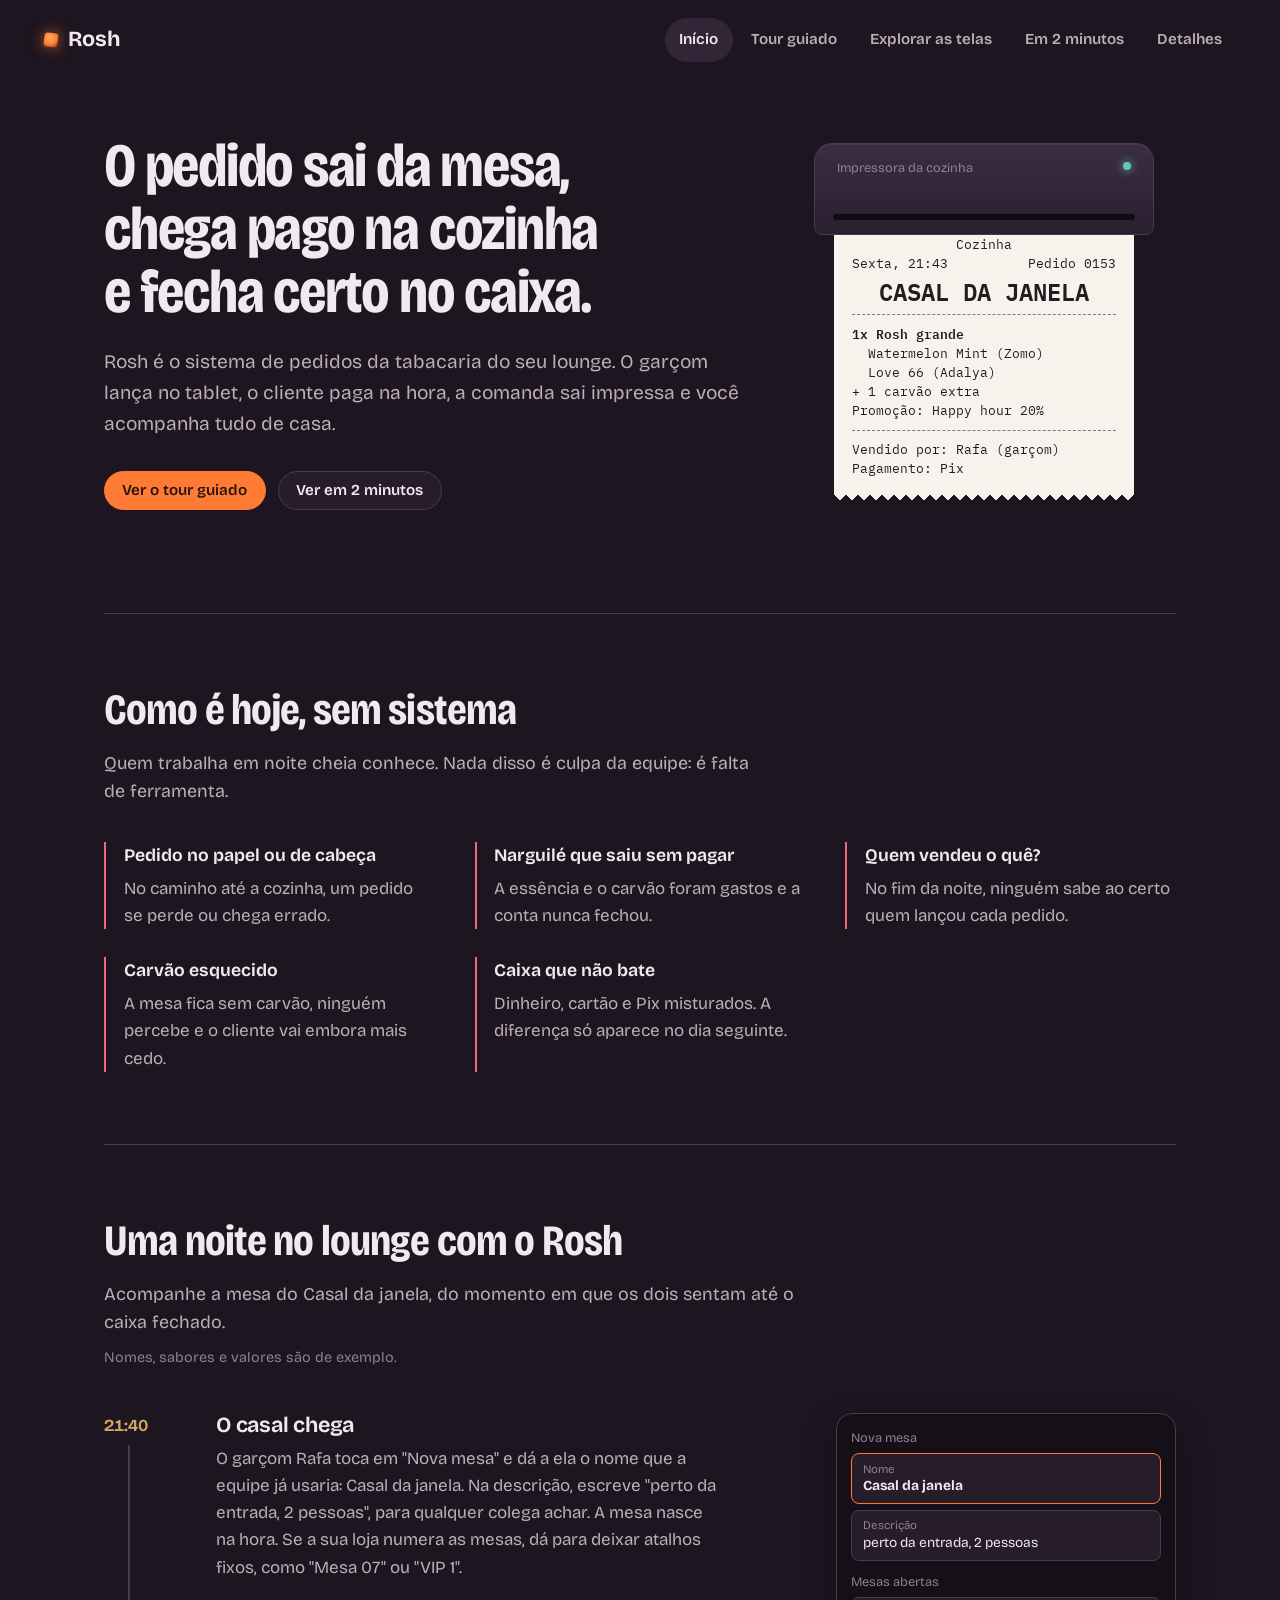
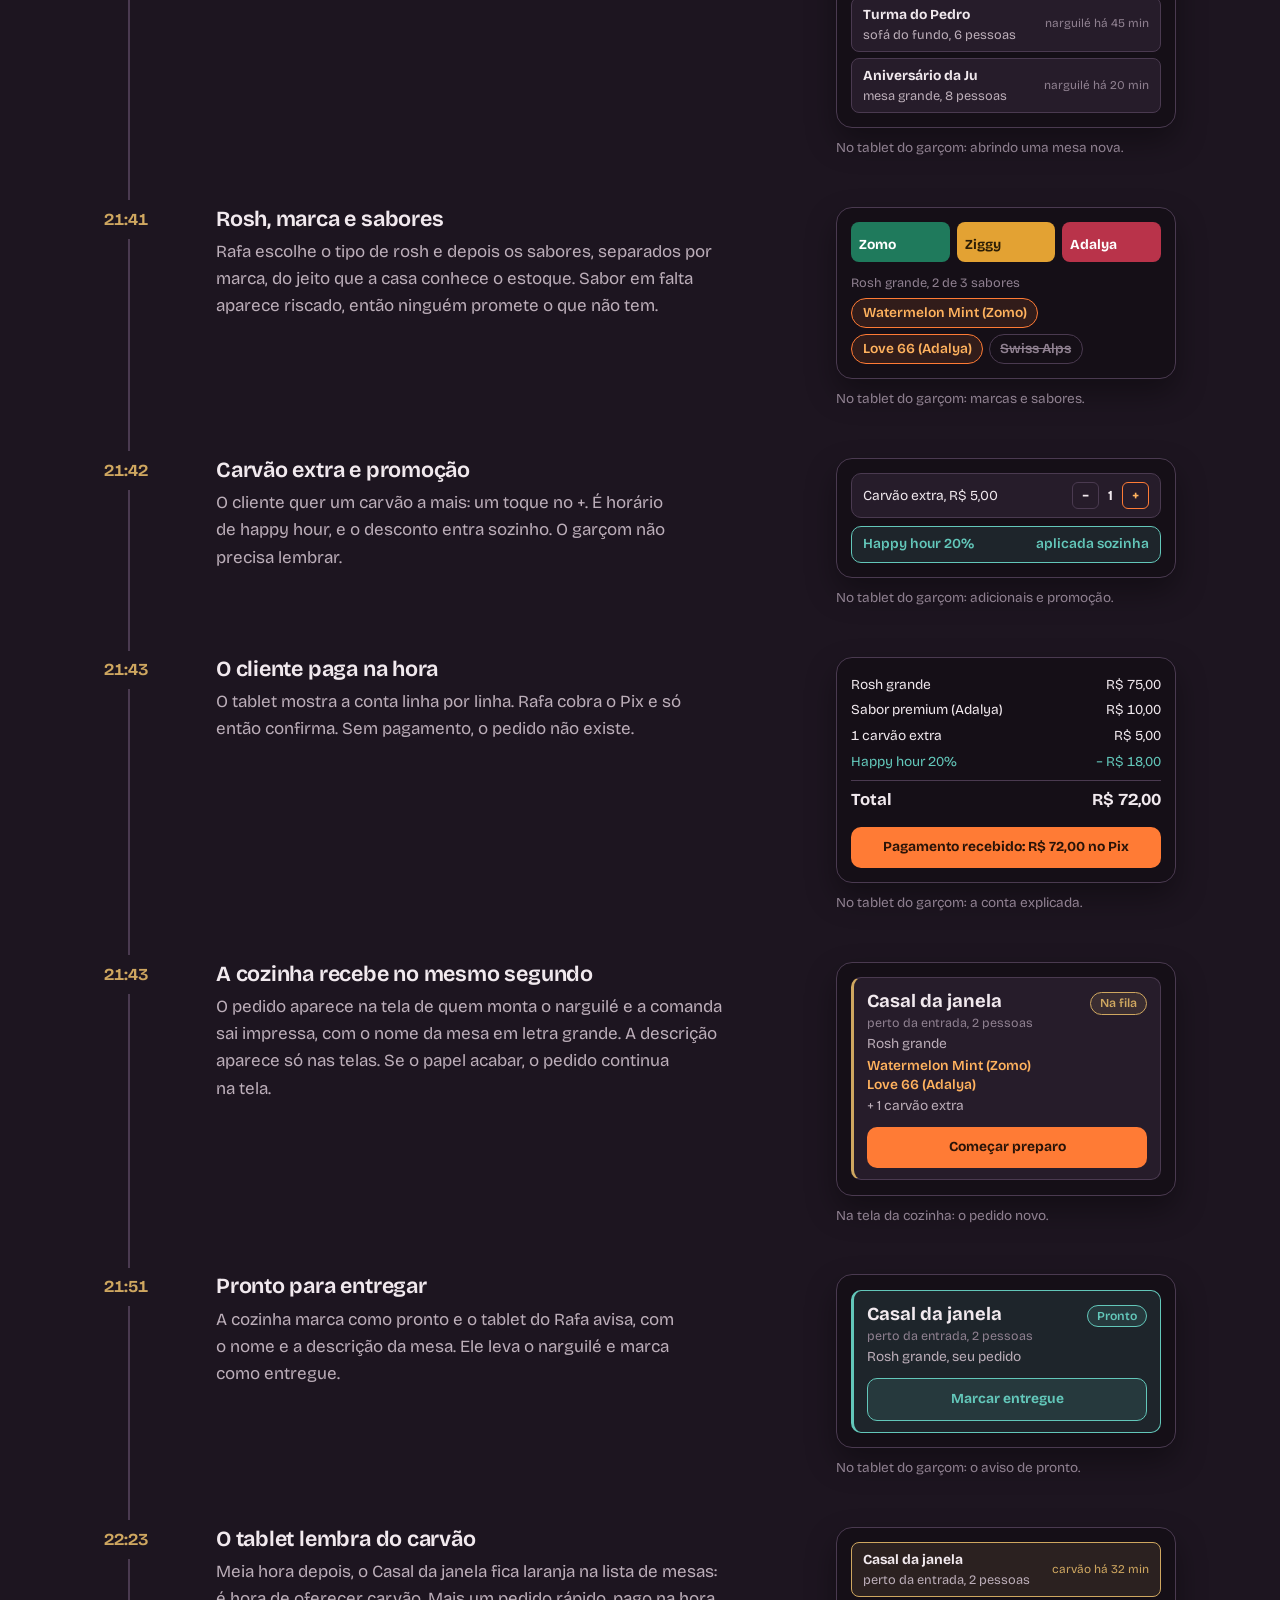
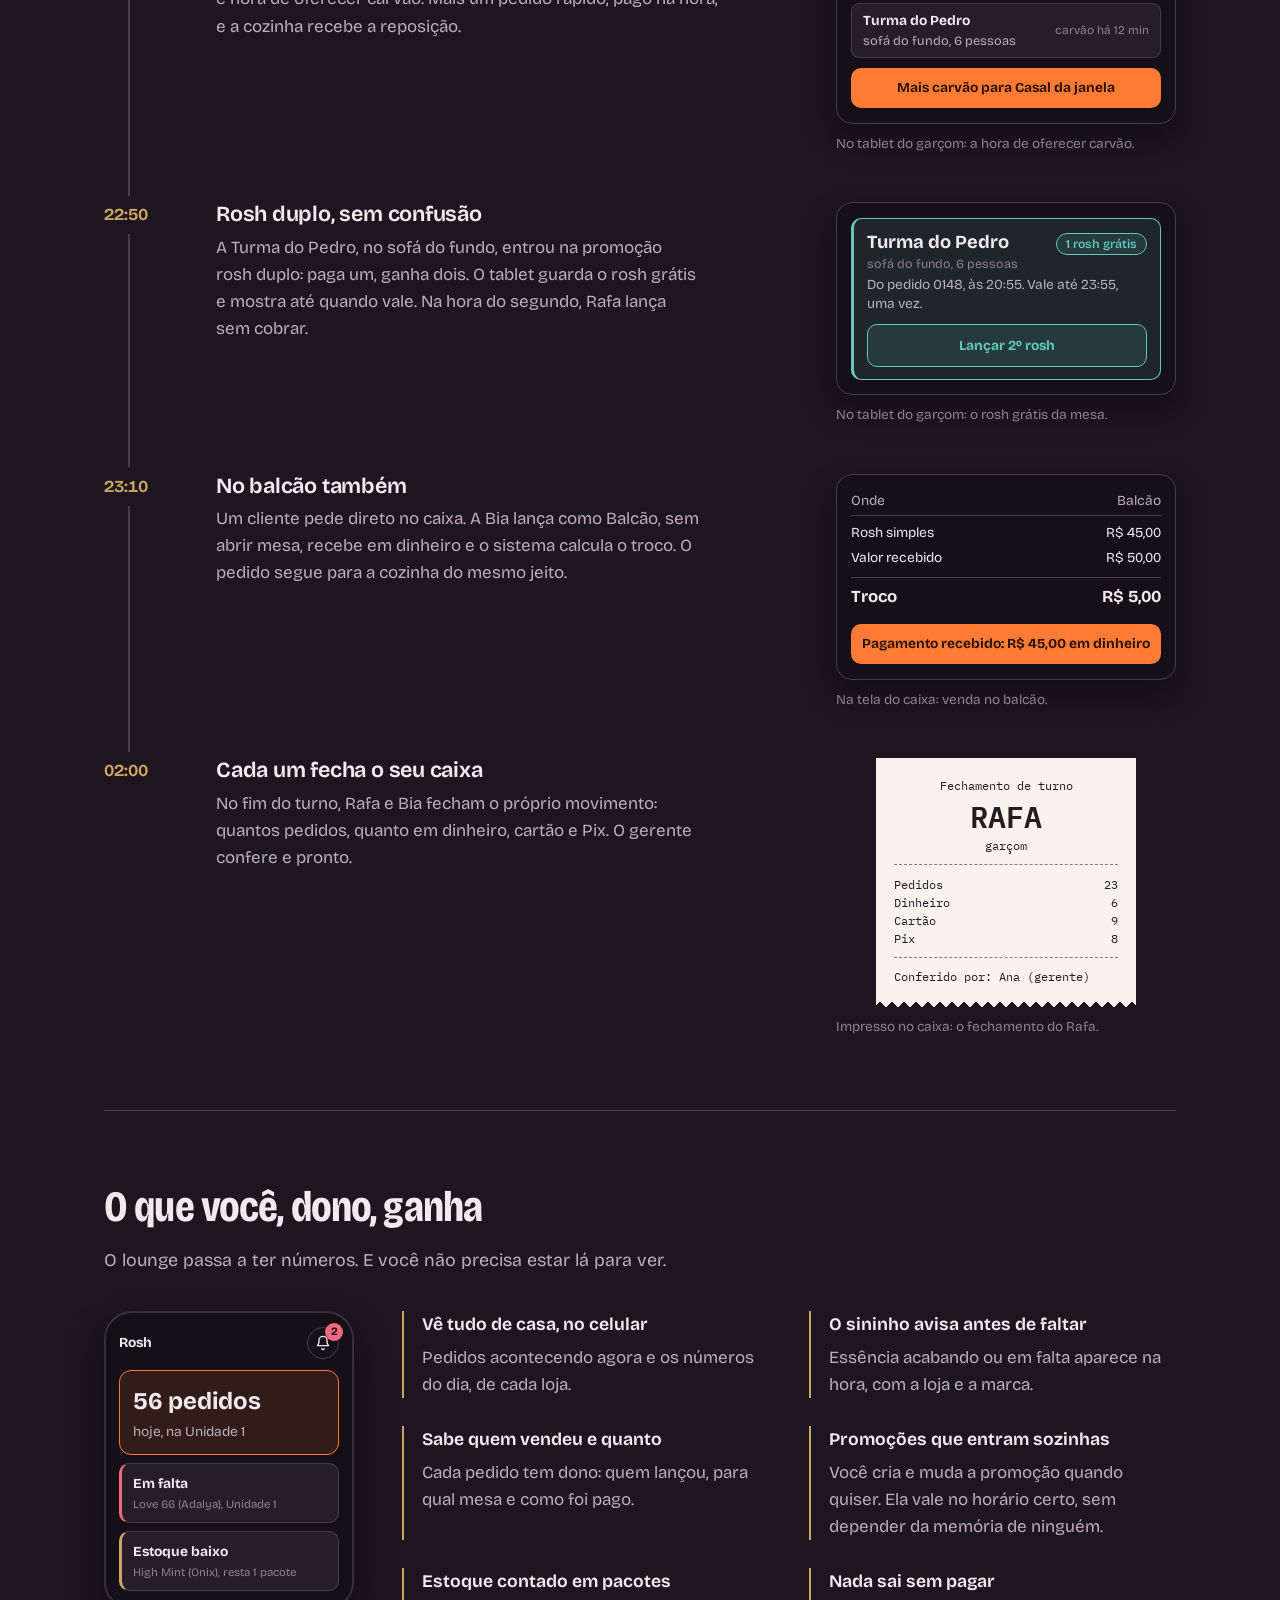
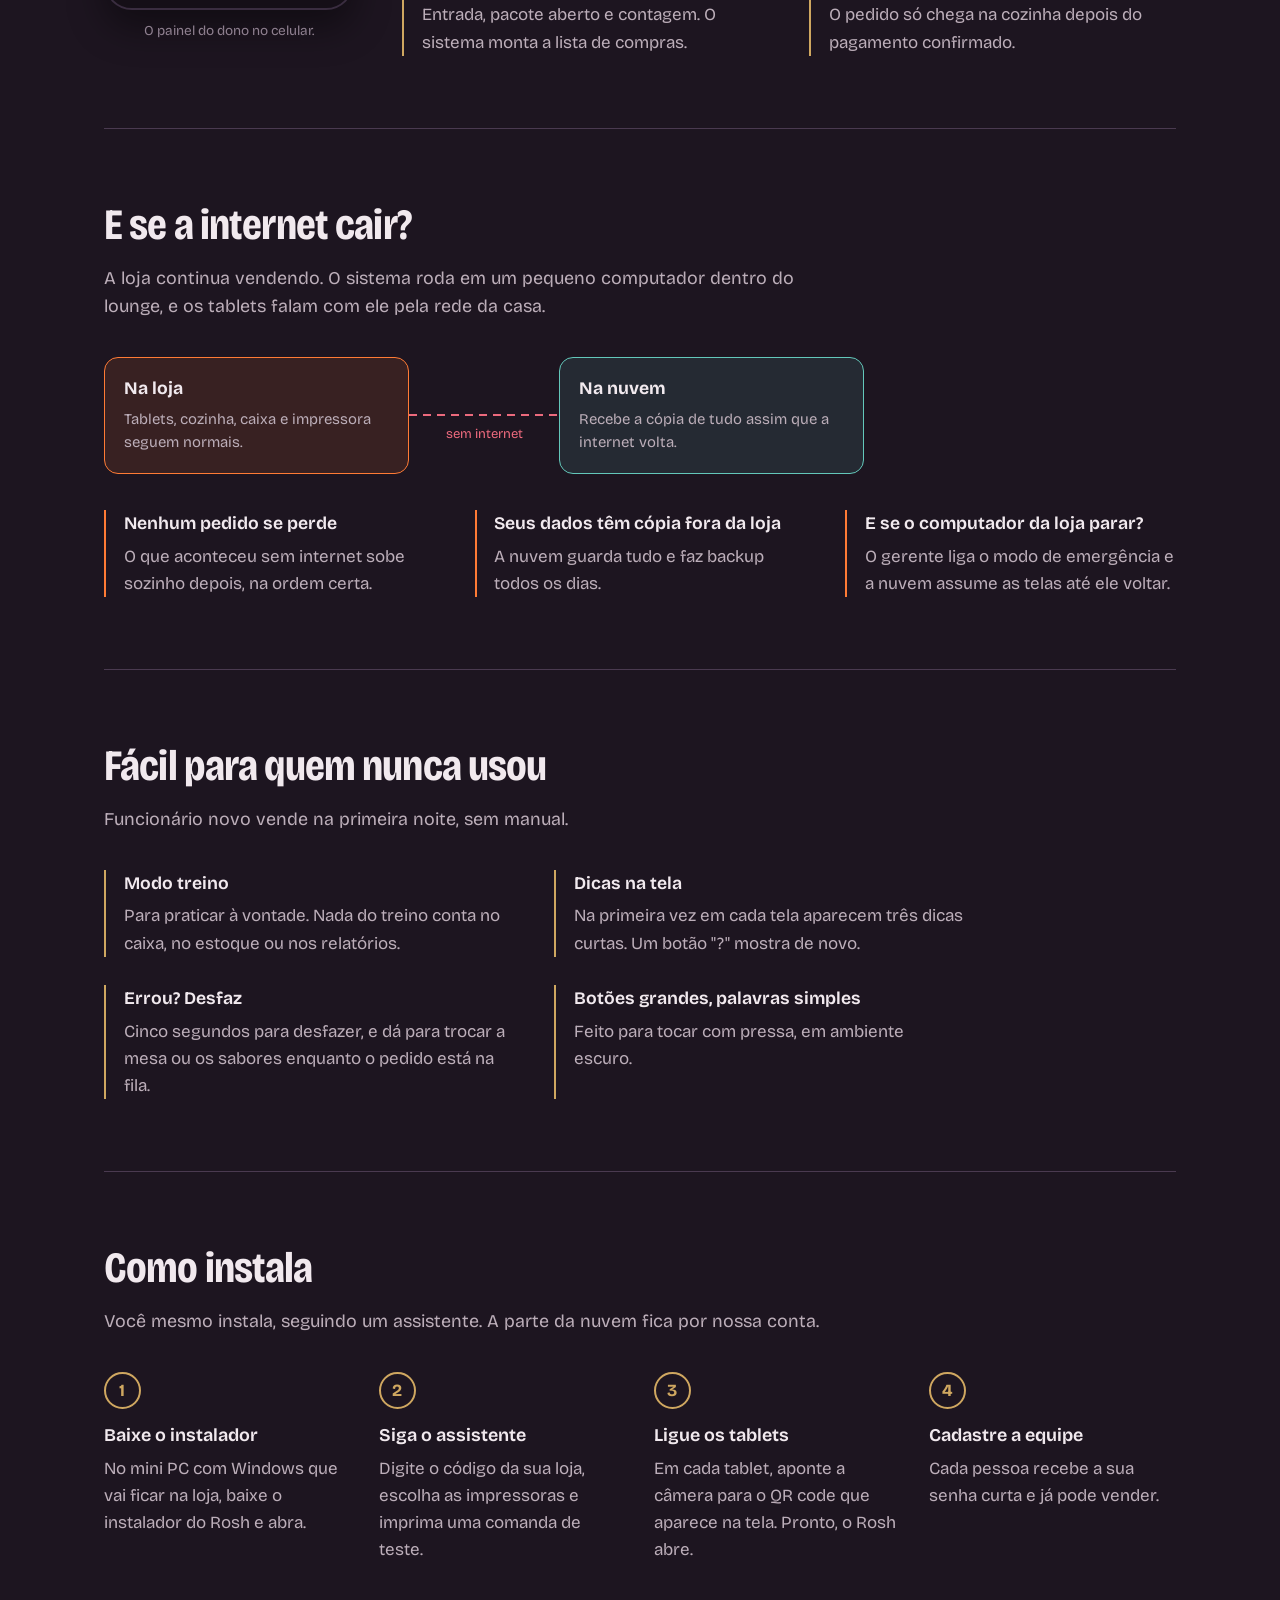
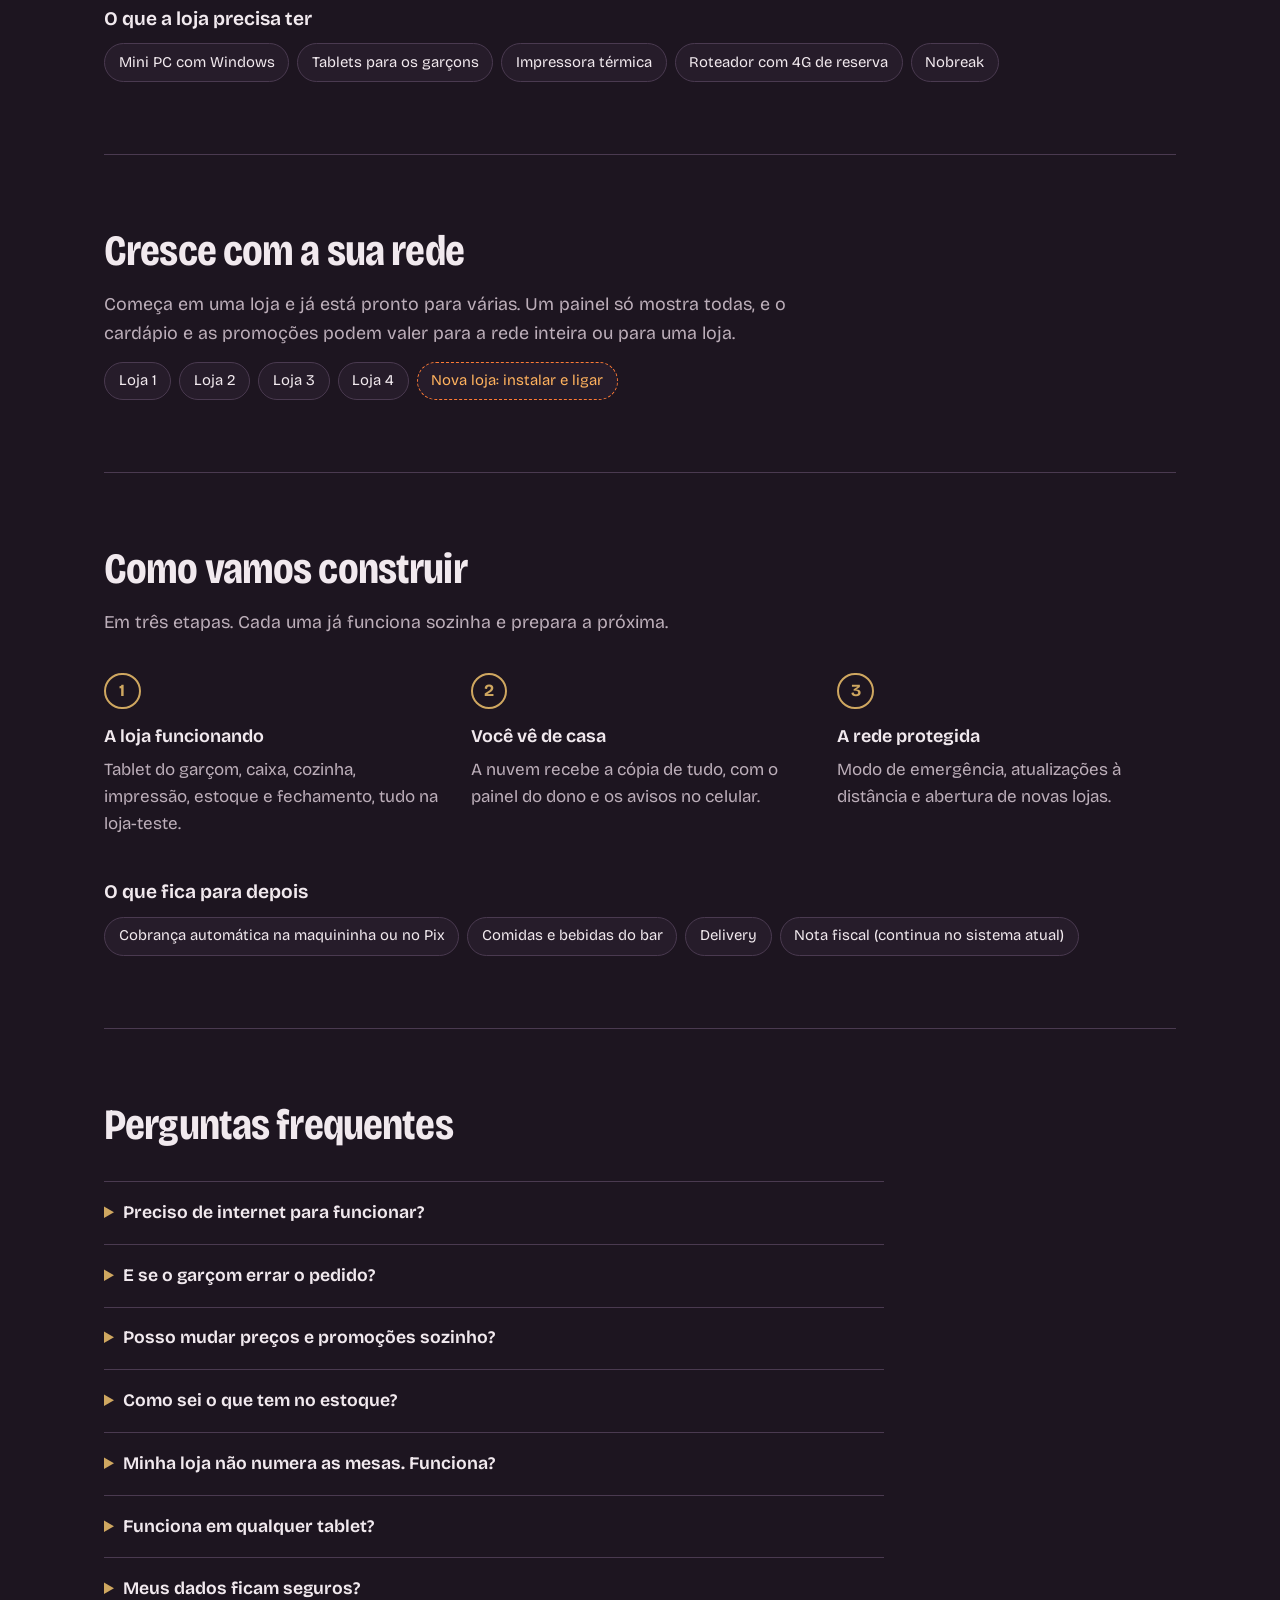
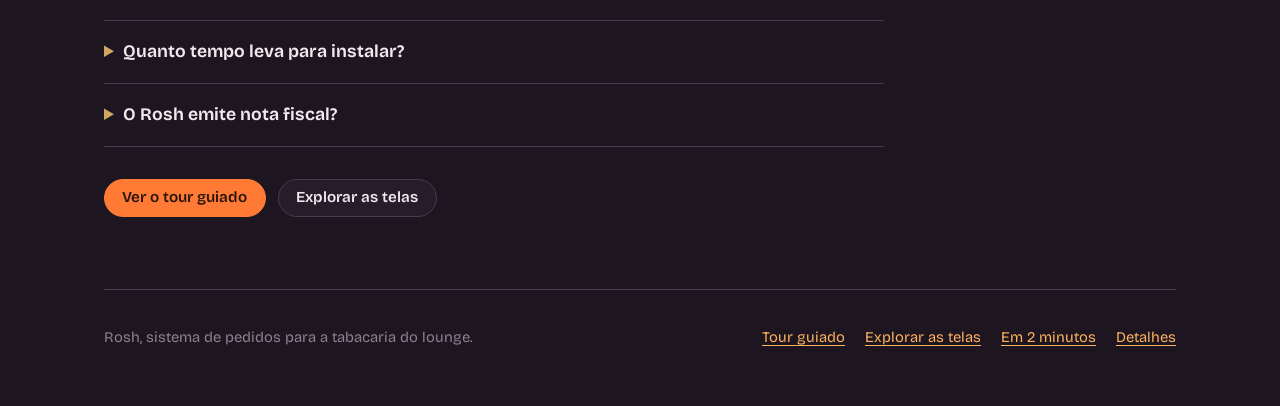
<file: index.html>
<!doctype html>
<html lang="pt-BR">
<head>
  <meta charset="utf-8">
  <meta name="viewport" content="width=device-width, initial-scale=1">
  <meta name="robots" content="noindex, nofollow">
  <link rel="icon" href="data:image/svg+xml,%3Csvg xmlns='http://www.w3.org/2000/svg' viewBox='0 0 32 32'%3E%3Crect width='32' height='32' rx='8' fill='%231d1520'/%3E%3Ccircle cx='16' cy='17' r='8' fill='%23ff7b35'/%3E%3C/svg%3E">
  <title>Rosh: o sistema de pedidos do seu lounge</title>
  <meta name="description" content="Veja como o Rosh cuida dos pedidos de narguilé do lounge, do tablet do garçom ao fechamento do caixa.">
  <link rel="preconnect" href="https://fonts.googleapis.com">
  <link rel="preconnect" href="https://fonts.gstatic.com" crossorigin>
  <link rel="stylesheet" href="https://fonts.googleapis.com/css2?family=Bricolage+Grotesque:opsz,wdth,wght@12..96,75..100,200..800&family=IBM+Plex+Mono:wght@400;600&display=swap">
  <link rel="stylesheet" href="assets/base.css">
  <link rel="stylesheet" href="assets/nav.css">
  <link rel="stylesheet" href="assets/inicio.css">
  <link rel="stylesheet" href="assets/inicio-secoes.css">
  <link rel="stylesheet" href="assets/inicio-telas.css">
</head>
<body>

<header class="nav">
  <a class="nav__marca" href="index.html"><span class="nav__brasa" aria-hidden="true"></span>Rosh</a>
  <nav aria-label="Páginas da apresentação">
    <ul class="nav__links">
      <li><a class="nav__link" href="index.html" aria-current="page">Início</a></li>
      <li><a class="nav__link" href="tour.html">Tour guiado</a></li>
      <li><a class="nav__link" href="previa.html">Explorar as telas</a></li>
      <li><a class="nav__link" href="animacao.html">Em 2 minutos</a></li>
      <li><a class="nav__link" href="especificacao.html">Detalhes</a></li>
    </ul>
  </nav>
</header>

<main class="pagina">

  <section class="abre" aria-labelledby="titulo">
    <div>
      <h1 class="abre__titulo" id="titulo">O pedido sai da mesa, chega pago na cozinha e fecha certo no caixa.</h1>
      <p class="abre__lide">Rosh é o sistema de pedidos da tabacaria do seu lounge. O garçom lança no tablet, o cliente paga na hora, a comanda sai impressa e você acompanha tudo de casa.</p>
      <div class="abre__acoes">
        <a class="botao botao--brasa" href="tour.html">Ver o tour guiado</a>
        <a class="botao" href="animacao.html">Ver em 2 minutos</a>
      </div>
    </div>
    <div class="imp" aria-label="Exemplo de comanda impressa na cozinha">
      <div class="imp__corpo" aria-hidden="true">
        <span class="imp__nome">Impressora da cozinha</span><span class="imp__luz"></span><span class="imp__fenda"></span>
      </div>
      <div class="imp__saida">
        <div class="comanda">
          <div class="comanda__centro">Cozinha</div>
          <div class="comanda__linha"><span>Sexta, 21:43</span><span>Pedido 0153</span></div>
          <div class="comanda__mesa comanda__mesa--nome">CASAL DA JANELA</div>
          <hr class="comanda__corte">
          <div><strong>1x Rosh grande</strong></div>
          <div>&nbsp;&nbsp;Watermelon Mint (Zomo)</div>
          <div>&nbsp;&nbsp;Love 66 (Adalya)</div>
          <div>+ 1 carvão extra</div>
          <div>Promoção: Happy hour 20%</div>
          <hr class="comanda__corte">
          <div>Vendido por: Rafa (garçom)</div>
          <div>Pagamento: Pix</div>
        </div>
      </div>
    </div>
  </section>

  <section class="parte" aria-labelledby="hoje">
    <h2 class="parte__titulo" id="hoje">Como é hoje, sem sistema</h2>
    <p class="parte__lide">Quem trabalha em noite cheia conhece. Nada disso é culpa da equipe: é falta de ferramenta.</p>
    <ul class="pontos pontos--dor">
      <li><strong>Pedido no papel ou de cabeça</strong><span>No caminho até a cozinha, um pedido se perde ou chega errado.</span></li>
      <li><strong>Narguilé que saiu sem pagar</strong><span>A essência e o carvão foram gastos e a conta nunca fechou.</span></li>
      <li><strong>Quem vendeu o quê?</strong><span>No fim da noite, ninguém sabe ao certo quem lançou cada pedido.</span></li>
      <li><strong>Carvão esquecido</strong><span>A mesa fica sem carvão, ninguém percebe e o cliente vai embora mais cedo.</span></li>
      <li><strong>Caixa que não bate</strong><span>Dinheiro, cartão e Pix misturados. A diferença só aparece no dia seguinte.</span></li>
    </ul>
  </section>

  <section class="parte" aria-labelledby="noite">
    <h2 class="parte__titulo" id="noite">Uma noite no lounge com o Rosh</h2>
    <p class="parte__lide">Acompanhe a mesa do Casal da janela, do momento em que os dois sentam até o caixa fechado.</p>
    <p class="parte__nota">Nomes, sabores e valores são de exemplo.</p>

    <ol class="noite">
      <li class="passo">
        <p class="passo__hora">21:40</p>
        <div><h3 class="passo__titulo">O casal chega</h3><p class="passo__texto">O garçom Rafa toca em "Nova mesa" e dá a ela o nome que a equipe já usaria: Casal da janela. Na descrição, escreve "perto da entrada, 2 pessoas", para qualquer colega achar. A mesa nasce na hora. Se a sua loja numera as mesas, dá para deixar atalhos fixos, como "Mesa 07" ou "VIP 1".</p></div>
        <figure class="tela"><div class="tela__vidro" aria-hidden="true">
          <p class="t-rotulo">Nova mesa</p>
          <div class="t-campo t-campo--ativo"><small>Nome</small><b>Casal da janela</b></div>
          <div class="t-campo t-bloco"><small>Descrição</small><span>perto da entrada, 2 pessoas</span></div>
          <p class="t-rotulo">Mesas abertas</p>
          <div class="t-abertas">
            <div class="t-aberta"><b>Turma do Pedro</b><span>sofá do fundo, 6 pessoas</span><small>narguilé há 45 min</small></div>
            <div class="t-aberta"><b>Aniversário da Ju</b><span>mesa grande, 8 pessoas</span><small>narguilé há 20 min</small></div>
          </div>
        </div><figcaption>No tablet do garçom: abrindo uma mesa nova.</figcaption></figure>
      </li>

      <li class="passo">
        <p class="passo__hora">21:41</p>
        <div><h3 class="passo__titulo">Rosh, marca e sabores</h3><p class="passo__texto">Rafa escolhe o tipo de rosh e depois os sabores, separados por marca, do jeito que a casa conhece o estoque. Sabor em falta aparece riscado, então ninguém promete o que não tem.</p></div>
        <figure class="tela"><div class="tela__vidro" aria-hidden="true">
          <div class="t-marcas t-bloco"><div class="t-marca t-marca--zomo">Zomo</div><div class="t-marca t-marca--ziggy">Ziggy</div><div class="t-marca t-marca--adalya">Adalya</div></div>
          <p class="t-rotulo">Rosh grande, 2 de 3 sabores</p>
          <div class="t-chips"><span class="t-chip">Watermelon Mint (Zomo)</span><span class="t-chip">Love 66 (Adalya)</span><span class="t-chip t-chip--falta">Swiss Alps</span></div>
        </div><figcaption>No tablet do garçom: marcas e sabores.</figcaption></figure>
      </li>

      <li class="passo">
        <p class="passo__hora">21:42</p>
        <div><h3 class="passo__titulo">Carvão extra e promoção</h3><p class="passo__texto">O cliente quer um carvão a mais: um toque no +. É horário de happy hour, e o desconto entra sozinho. O garçom não precisa lembrar.</p></div>
        <figure class="tela"><div class="tela__vidro" aria-hidden="true">
          <div class="t-qtd"><span>Carvão extra, R$ 5,00</span><span class="t-qtd__botoes"><span>−</span>1<span>+</span></span></div>
          <div class="t-promo"><span>Happy hour 20%</span><span>aplicada sozinha</span></div>
        </div><figcaption>No tablet do garçom: adicionais e promoção.</figcaption></figure>
      </li>

      <li class="passo">
        <p class="passo__hora">21:43</p>
        <div><h3 class="passo__titulo">O cliente paga na hora</h3><p class="passo__texto">O tablet mostra a conta linha por linha. Rafa cobra o Pix e só então confirma. Sem pagamento, o pedido não existe.</p></div>
        <figure class="tela"><div class="tela__vidro" aria-hidden="true">
          <div class="t-linha"><span>Rosh grande</span><span>R$ 75,00</span></div>
          <div class="t-linha"><span>Sabor premium (Adalya)</span><span>R$ 10,00</span></div>
          <div class="t-linha"><span>1 carvão extra</span><span>R$ 5,00</span></div>
          <div class="t-linha t-linha--desconto"><span>Happy hour 20%</span><span>− R$ 18,00</span></div>
          <div class="t-linha t-linha--total"><span>Total</span><span>R$ 72,00</span></div>
          <div class="t-botao">Pagamento recebido: R$ 72,00 no Pix</div>
        </div><figcaption>No tablet do garçom: a conta explicada.</figcaption></figure>
      </li>

      <li class="passo">
        <p class="passo__hora">21:43</p>
        <div><h3 class="passo__titulo">A cozinha recebe no mesmo segundo</h3><p class="passo__texto">O pedido aparece na tela de quem monta o narguilé e a comanda sai impressa, com o nome da mesa em letra grande. A descrição aparece só nas telas. Se o papel acabar, o pedido continua na tela.</p></div>
        <figure class="tela"><div class="tela__vidro" aria-hidden="true">
          <div class="t-cartao">
            <div class="t-cartao__topo"><b>Casal da janela</b><span class="t-estado">Na fila</span></div>
            <p class="t-onde">perto da entrada, 2 pessoas</p>
            <p>Rosh grande</p>
            <p class="t-destaque">Watermelon Mint (Zomo)<br>Love 66 (Adalya)</p>
            <p>+ 1 carvão extra</p>
            <div class="t-botao">Começar preparo</div>
          </div>
        </div><figcaption>Na tela da cozinha: o pedido novo.</figcaption></figure>
      </li>

      <li class="passo">
        <p class="passo__hora">21:51</p>
        <div><h3 class="passo__titulo">Pronto para entregar</h3><p class="passo__texto">A cozinha marca como pronto e o tablet do Rafa avisa, com o nome e a descrição da mesa. Ele leva o narguilé e marca como entregue.</p></div>
        <figure class="tela"><div class="tela__vidro" aria-hidden="true">
          <div class="t-cartao t-cartao--vidro">
            <div class="t-cartao__topo"><b>Casal da janela</b><span class="t-estado t-estado--vidro">Pronto</span></div>
            <p class="t-onde">perto da entrada, 2 pessoas</p>
            <p>Rosh grande, seu pedido</p>
            <div class="t-botao t-botao--vidro">Marcar entregue</div>
          </div>
        </div><figcaption>No tablet do garçom: o aviso de pronto.</figcaption></figure>
      </li>

      <li class="passo">
        <p class="passo__hora">22:23</p>
        <div><h3 class="passo__titulo">O tablet lembra do carvão</h3><p class="passo__texto">Meia hora depois, o Casal da janela fica laranja na lista de mesas: é hora de oferecer carvão. Mais um pedido rápido, pago na hora, e a cozinha recebe a reposição.</p></div>
        <figure class="tela"><div class="tela__vidro" aria-hidden="true">
          <div class="t-abertas">
            <div class="t-aberta t-aberta--carvao"><b>Casal da janela</b><span>perto da entrada, 2 pessoas</span><small>carvão há 32 min</small></div>
            <div class="t-aberta"><b>Turma do Pedro</b><span>sofá do fundo, 6 pessoas</span><small>carvão há 12 min</small></div>
          </div>
          <div class="t-botao">Mais carvão para Casal da janela</div>
        </div><figcaption>No tablet do garçom: a hora de oferecer carvão.</figcaption></figure>
      </li>

      <li class="passo">
        <p class="passo__hora">22:50</p>
        <div><h3 class="passo__titulo">Rosh duplo, sem confusão</h3><p class="passo__texto">A Turma do Pedro, no sofá do fundo, entrou na promoção rosh duplo: paga um, ganha dois. O tablet guarda o rosh grátis e mostra até quando vale. Na hora do segundo, Rafa lança sem cobrar.</p></div>
        <figure class="tela"><div class="tela__vidro" aria-hidden="true">
          <div class="t-cartao t-cartao--vidro">
            <div class="t-cartao__topo"><b>Turma do Pedro</b><span class="t-estado t-estado--vidro">1 rosh grátis</span></div>
            <p class="t-onde">sofá do fundo, 6 pessoas</p>
            <p>Do pedido 0148, às 20:55. Vale até 23:55, uma vez.</p>
            <div class="t-botao t-botao--vidro">Lançar 2º rosh</div>
          </div>
        </div><figcaption>No tablet do garçom: o rosh grátis da mesa.</figcaption></figure>
      </li>

      <li class="passo">
        <p class="passo__hora">23:10</p>
        <div><h3 class="passo__titulo">No balcão também</h3><p class="passo__texto">Um cliente pede direto no caixa. A Bia lança como Balcão, sem abrir mesa, recebe em dinheiro e o sistema calcula o troco. O pedido segue para a cozinha do mesmo jeito.</p></div>
        <figure class="tela"><div class="tela__vidro" aria-hidden="true">
          <div class="t-linha t-linha--onde"><span>Onde</span><span>Balcão</span></div>
          <div class="t-linha"><span>Rosh simples</span><span>R$ 45,00</span></div>
          <div class="t-linha"><span>Valor recebido</span><span>R$ 50,00</span></div>
          <div class="t-linha t-linha--total"><span>Troco</span><span>R$ 5,00</span></div>
          <div class="t-botao">Pagamento recebido: R$ 45,00 em dinheiro</div>
        </div><figcaption>Na tela do caixa: venda no balcão.</figcaption></figure>
      </li>

      <li class="passo">
        <p class="passo__hora">02:00</p>
        <div><h3 class="passo__titulo">Cada um fecha o seu caixa</h3><p class="passo__texto">No fim do turno, Rafa e Bia fecham o próprio movimento: quantos pedidos, quanto em dinheiro, cartão e Pix. O gerente confere e pronto.</p></div>
        <figure class="tela">
          <div class="comanda" aria-hidden="true">
            <div class="comanda__centro">Fechamento de turno</div>
            <div class="comanda__mesa">RAFA</div>
            <div class="comanda__centro">garçom</div>
            <hr class="comanda__corte">
            <div class="comanda__linha"><span>Pedidos</span><span>23</span></div>
            <div class="comanda__linha"><span>Dinheiro</span><span>6</span></div>
            <div class="comanda__linha"><span>Cartão</span><span>9</span></div>
            <div class="comanda__linha"><span>Pix</span><span>8</span></div>
            <hr class="comanda__corte">
            <div>Conferido por: Ana (gerente)</div>
          </div>
          <figcaption>Impresso no caixa: o fechamento do Rafa.</figcaption>
        </figure>
      </li>
    </ol>
  </section>

  <section class="parte" aria-labelledby="dono">
    <h2 class="parte__titulo" id="dono">O que você, dono, ganha</h2>
    <p class="parte__lide">O lounge passa a ter números. E você não precisa estar lá para ver.</p>
    <div class="dono">
      <figure class="cel">
        <div class="cel__corpo" aria-hidden="true">
          <div class="cel__topo"><span>Rosh</span><span class="cel__sino"><svg viewBox="0 0 24 24" fill="none" stroke="currentColor" stroke-width="2"><path d="M6 8a6 6 0 0 1 12 0c0 7 3 8 3 8H3s3-1 3-8M10 20a2 2 0 0 0 4 0"/></svg><b>2</b></span></div>
          <div class="cel__numero"><b>56 pedidos</b><span>hoje, na Unidade 1</span></div>
          <div class="cel__aviso"><strong>Em falta</strong><small>Love 66 (Adalya), Unidade 1</small></div>
          <div class="cel__aviso cel__aviso--baixo"><strong>Estoque baixo</strong><small>High Mint (Onix), resta 1 pacote</small></div>
        </div>
        <figcaption>O painel do dono no celular.</figcaption>
      </figure>
      <ul class="pontos">
        <li><strong>Vê tudo de casa, no celular</strong><span>Pedidos acontecendo agora e os números do dia, de cada loja.</span></li>
        <li><strong>O sininho avisa antes de faltar</strong><span>Essência acabando ou em falta aparece na hora, com a loja e a marca.</span></li>
        <li><strong>Sabe quem vendeu e quanto</strong><span>Cada pedido tem dono: quem lançou, para qual mesa e como foi pago.</span></li>
        <li><strong>Promoções que entram sozinhas</strong><span>Você cria e muda a promoção quando quiser. Ela vale no horário certo, sem depender da memória de ninguém.</span></li>
        <li><strong>Estoque contado em pacotes</strong><span>Entrada, pacote aberto e contagem. O sistema monta a lista de compras.</span></li>
        <li><strong>Nada sai sem pagar</strong><span>O pedido só chega na cozinha depois do pagamento confirmado.</span></li>
      </ul>
    </div>
  </section>

  <section class="parte" aria-labelledby="internet">
    <h2 class="parte__titulo" id="internet">E se a internet cair?</h2>
    <p class="parte__lide">A loja continua vendendo. O sistema roda em um pequeno computador dentro do lounge, e os tablets falam com ele pela rede da casa.</p>
    <div class="elo" role="img" aria-label="A loja continua funcionando mesmo sem ligação com a nuvem">
      <div class="elo__lado elo__lado--loja"><strong>Na loja</strong><span>Tablets, cozinha, caixa e impressora seguem normais.</span></div>
      <div class="elo__fio"></div>
      <div class="elo__lado elo__lado--nuvem"><strong>Na nuvem</strong><span>Recebe a cópia de tudo assim que a internet volta.</span></div>
    </div>
    <ul class="pontos pontos--loja">
      <li><strong>Nenhum pedido se perde</strong><span>O que aconteceu sem internet sobe sozinho depois, na ordem certa.</span></li>
      <li><strong>Seus dados têm cópia fora da loja</strong><span>A nuvem guarda tudo e faz backup todos os dias.</span></li>
      <li><strong>E se o computador da loja parar?</strong><span>O gerente liga o modo de emergência e a nuvem assume as telas até ele voltar.</span></li>
    </ul>
  </section>

  <section class="parte" aria-labelledby="facil">
    <h2 class="parte__titulo" id="facil">Fácil para quem nunca usou</h2>
    <p class="parte__lide">Funcionário novo vende na primeira noite, sem manual.</p>
    <ul class="pontos pontos--pares">
      <li><strong>Modo treino</strong><span>Para praticar à vontade. Nada do treino conta no caixa, no estoque ou nos relatórios.</span></li>
      <li><strong>Dicas na tela</strong><span>Na primeira vez em cada tela aparecem três dicas curtas. Um botão "?" mostra de novo.</span></li>
      <li><strong>Errou? Desfaz</strong><span>Cinco segundos para desfazer, e dá para trocar a mesa ou os sabores enquanto o pedido está na fila.</span></li>
      <li><strong>Botões grandes, palavras simples</strong><span>Feito para tocar com pressa, em ambiente escuro.</span></li>
    </ul>
  </section>

  <section class="parte" aria-labelledby="instala">
    <h2 class="parte__titulo" id="instala">Como instala</h2>
    <p class="parte__lide">Você mesmo instala, seguindo um assistente. A parte da nuvem fica por nossa conta.</p>
    <ol class="numerados">
      <li><strong>Baixe o instalador</strong><span>No mini PC com Windows que vai ficar na loja, baixe o instalador do Rosh e abra.</span></li>
      <li><strong>Siga o assistente</strong><span>Digite o código da sua loja, escolha as impressoras e imprima uma comanda de teste.</span></li>
      <li><strong>Ligue os tablets</strong><span>Em cada tablet, aponte a câmera para o QR code que aparece na tela. Pronto, o Rosh abre.</span></li>
      <li><strong>Cadastre a equipe</strong><span>Cada pessoa recebe a sua senha curta e já pode vender.</span></li>
    </ol>
    <h3 class="subtitulo">O que a loja precisa ter</h3>
    <ul class="etiquetas">
      <li>Mini PC com Windows</li><li>Tablets para os garçons</li><li>Impressora térmica</li><li>Roteador com 4G de reserva</li><li>Nobreak</li>
    </ul>
  </section>

  <section class="parte" aria-labelledby="rede">
    <h2 class="parte__titulo" id="rede">Cresce com a sua rede</h2>
    <p class="parte__lide">Começa em uma loja e já está pronto para várias. Um painel só mostra todas, e o cardápio e as promoções podem valer para a rede inteira ou para uma loja.</p>
    <ul class="etiquetas etiquetas--nova">
      <li>Loja 1</li><li>Loja 2</li><li>Loja 3</li><li>Loja 4</li><li>Nova loja: instalar e ligar</li>
    </ul>
  </section>

  <section class="parte" aria-labelledby="etapas">
    <h2 class="parte__titulo" id="etapas">Como vamos construir</h2>
    <p class="parte__lide">Em três etapas. Cada uma já funciona sozinha e prepara a próxima.</p>
    <ol class="numerados">
      <li><strong>A loja funcionando</strong><span>Tablet do garçom, caixa, cozinha, impressão, estoque e fechamento, tudo na loja-teste.</span></li>
      <li><strong>Você vê de casa</strong><span>A nuvem recebe a cópia de tudo, com o painel do dono e os avisos no celular.</span></li>
      <li><strong>A rede protegida</strong><span>Modo de emergência, atualizações à distância e abertura de novas lojas.</span></li>
    </ol>
    <h3 class="subtitulo">O que fica para depois</h3>
    <ul class="etiquetas">
      <li>Cobrança automática na maquininha ou no Pix</li><li>Comidas e bebidas do bar</li><li>Delivery</li><li>Nota fiscal (continua no sistema atual)</li>
    </ul>
  </section>

  <section class="parte" aria-labelledby="perguntas">
    <h2 class="parte__titulo" id="perguntas">Perguntas frequentes</h2>
    <div class="faq">
      <details><summary>Preciso de internet para funcionar?</summary><p>Para vender, não. A loja funciona pela rede interna. A internet serve para você acompanhar de casa e para a cópia de segurança. Com um chip 4G de reserva no roteador, nem isso para.</p></details>
      <details><summary>E se o garçom errar o pedido?</summary><p>Ele tem cinco segundos para desfazer. Depois disso, ainda pode trocar a mesa ou os sabores enquanto a cozinha não começou. Para cancelar um pedido pago, ele pede ao gerente pelo tablet, e o gerente aprova até pelo celular.</p></details>
      <details><summary>Posso mudar preços e promoções sozinho?</summary><p>Sim. Na tela de configuração você cria e edita marcas, sabores, tipos de rosh, adicionais e promoções. A mudança aparece na hora nos tablets.</p></details>
      <details><summary>Como sei o que tem no estoque?</summary><p>Cada essência tem a quantidade de pacotes e um mínimo. A cozinha avisa quando abre um pacote, e o sininho mostra o que está acabando. A lista de compras se monta sozinha.</p></details>
      <details><summary>Minha loja não numera as mesas. Funciona?</summary><p>Sim. A mesa nasce na hora, com o nome que a equipe já usa, como "Casal da janela", e uma descrição curta para qualquer um achar. Quem numera as mesas pode cadastrar mesas fixas, como "Mesa 07" ou "VIP 1".</p></details>
      <details><summary>Funciona em qualquer tablet?</summary><p>Em tablets Android comuns, de 8 a 10 polegadas, com o navegador atualizado. Não precisa baixar nada em loja de aplicativos.</p></details>
      <details><summary>Meus dados ficam seguros?</summary><p>Cada pessoa entra com a própria senha curta, então ninguém vende no nome de outro. Só o gerente cancela pedido ou dá desconto fora das promoções, e tudo fica registrado. A nuvem guarda uma cópia com backup diário.</p></details>
      <details><summary>Quanto tempo leva para instalar?</summary><p>O assistente tem poucos passos. O que mais toma tempo é cadastrar o cardápio de verdade da casa: marcas, sabores, preços e a equipe. Combinamos isso juntos antes da primeira noite.</p></details>
      <details><summary>O Rosh emite nota fiscal?</summary><p>Não. O pagamento continua na sua maquininha ou no Pix, e a nota fiscal continua no sistema que você já usa. O Rosh registra quem vendeu, o valor e a forma de pagamento.</p></details>
    </div>
    <div class="fecho">
      <a class="botao botao--brasa" href="tour.html">Ver o tour guiado</a>
      <a class="botao" href="previa.html">Explorar as telas</a>
    </div>
  </section>

  <footer class="pe">
    <p>Rosh, sistema de pedidos para a tabacaria do lounge.</p>
    <nav aria-label="Outras páginas">
      <a href="tour.html">Tour guiado</a><a href="previa.html">Explorar as telas</a><a href="animacao.html">Em 2 minutos</a><a href="especificacao.html">Detalhes</a>
    </nav>
  </footer>
</main>

</body>
</html>
</file>
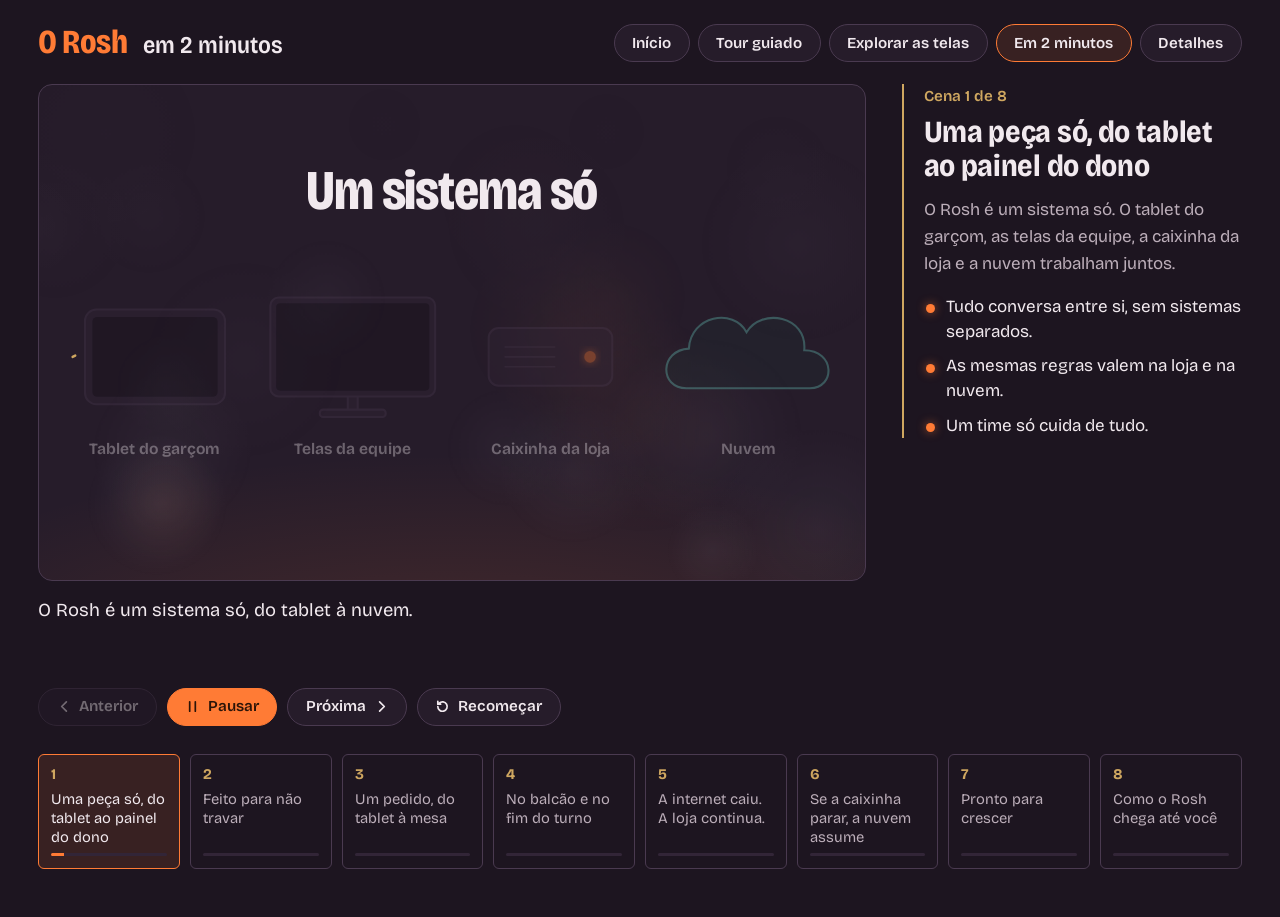
<file: animacao.html>
<!doctype html>
<html lang="pt-BR">
<head>
  <meta charset="utf-8">
  <meta name="viewport" content="width=device-width, initial-scale=1">
  <title>O Rosh em 2 minutos</title>
  <meta name="description" content="O Rosh em 2 minutos: veja como um pedido anda, do tablet do garçom até a mesa.">
  <meta name="robots" content="noindex, nofollow">
  <link rel="icon" href="data:image/svg+xml,%3Csvg xmlns='http://www.w3.org/2000/svg' viewBox='0 0 32 32'%3E%3Crect width='32' height='32' rx='8' fill='%231d1520'/%3E%3Ccircle cx='16' cy='17' r='8' fill='%23ff7b35'/%3E%3C/svg%3E">
  <link rel="preconnect" href="https://fonts.googleapis.com">
  <link rel="preconnect" href="https://fonts.gstatic.com" crossorigin>
  <link rel="stylesheet" href="https://fonts.googleapis.com/css2?family=Bricolage+Grotesque:opsz,wdth,wght@12..96,75..100,200..800&family=IBM+Plex+Mono:wght@400;600&display=swap">
  <link rel="stylesheet" href="assets/base.css">
  <link rel="stylesheet" href="assets/animacao.css">
  <link rel="stylesheet" href="assets/animacao-palco.css">
</head>
<body>
  <div class="pagina">
    <header class="topo">
      <h1 class="marca">
        <span class="marca__nome">O Rosh</span>
        <span class="marca__desc">em 2 minutos</span>
      </h1>
      <nav class="topo__links" aria-label="Páginas da apresentação">
        <a class="botao" href="index.html">Início</a>
        <a class="botao" href="tour.html">Tour guiado</a>
        <a class="botao" href="previa.html">Explorar as telas</a>
        <a class="botao" href="animacao.html" aria-current="page">Em 2 minutos</a>
        <a class="botao" href="especificacao.html">Detalhes</a>
      </nav>
    </header>

    <main class="apresentacao">
      <section class="palco-area" aria-label="O Rosh em 2 minutos, em cenas">
        <div class="palco">
          <canvas class="palco__fumaca" aria-hidden="true"></canvas>
          <svg id="palco" viewBox="0 0 1000 600" role="img" aria-labelledby="cena-titulo" preserveAspectRatio="xMidYMid meet">
            <defs>
              <filter id="brilho" x="-40%" y="-40%" width="180%" height="180%">
                <feGaussianBlur in="SourceGraphic" stdDeviation="5" result="borrado"/>
                <feMerge>
                  <feMergeNode in="borrado"/>
                  <feMergeNode in="SourceGraphic"/>
                </feMerge>
              </filter>
            </defs>
            <g id="palco-cena"></g>
          </svg>
        </div>

        <p class="narracao" id="narracao" aria-live="polite"></p>
        <ol class="narracao-lista" id="narracao-lista" hidden></ol>

        <div class="controles" role="group" aria-label="Controles da animação">
          <button class="botao" type="button" id="btn-anterior">
            <svg viewBox="0 0 16 16" aria-hidden="true"><path d="M10 3 5 8l5 5"/></svg>
            Anterior
          </button>
          <button class="botao botao--brasa" type="button" id="btn-tocar">
            <svg viewBox="0 0 16 16" aria-hidden="true" class="icone-pausar"><path d="M5 3v10M11 3v10"/></svg>
            <svg viewBox="0 0 16 16" aria-hidden="true" class="icone-tocar"><path d="M5 3l8 5-8 5z"/></svg>
            <span id="btn-tocar-texto">Pausar</span>
          </button>
          <button class="botao" type="button" id="btn-proxima">
            Próxima
            <svg viewBox="0 0 16 16" aria-hidden="true"><path d="M6 3l5 5-5 5"/></svg>
          </button>
          <button class="botao" type="button" id="btn-recomecar">
            <svg viewBox="0 0 16 16" aria-hidden="true"><path d="M3 8a5 5 0 1 0 1.5-3.5M3 2.5v3h3"/></svg>
            Recomeçar
          </button>
        </div>
      </section>

      <aside class="legenda" aria-live="polite">
        <p class="legenda__contagem" id="cena-contagem"></p>
        <h2 class="legenda__titulo" id="cena-titulo"></h2>
        <p class="legenda__texto" id="cena-texto"></p>
        <ul class="legenda__beneficios" id="cena-beneficios"></ul>
      </aside>

      <nav class="cenas" aria-label="Cenas da animação">
        <ol id="lista-cenas"></ol>
      </nav>
    </main>
  </div>

  <script src="assets/animacao-desenho.js"></script>
  <script src="assets/animacao-cenas-a.js"></script>
  <script src="assets/animacao-cenas-b.js"></script>
  <script src="assets/animacao-cenas-c.js"></script>
  <script src="assets/animacao-cenas-d.js"></script>
  <script src="assets/animacao-fumaca.js"></script>
  <script src="assets/animacao-motor.js"></script>
</body>
</html>
</file>
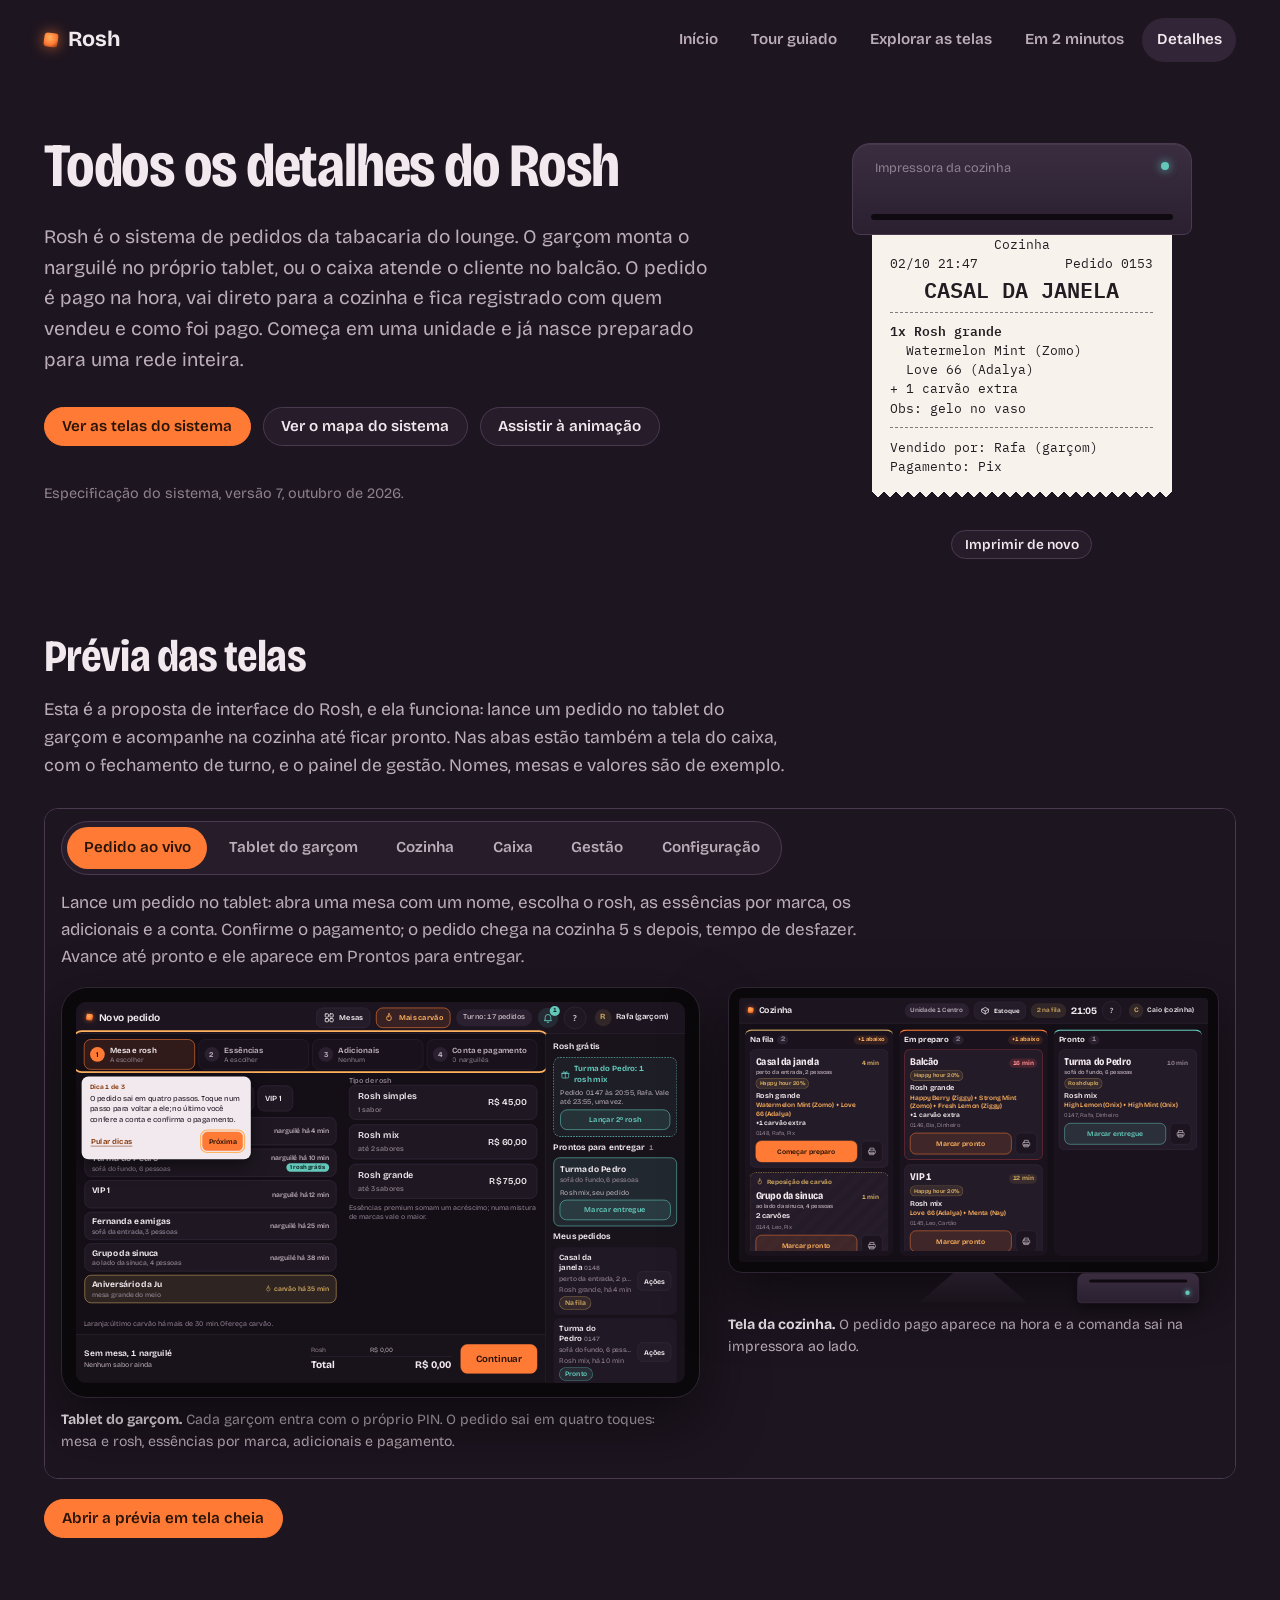
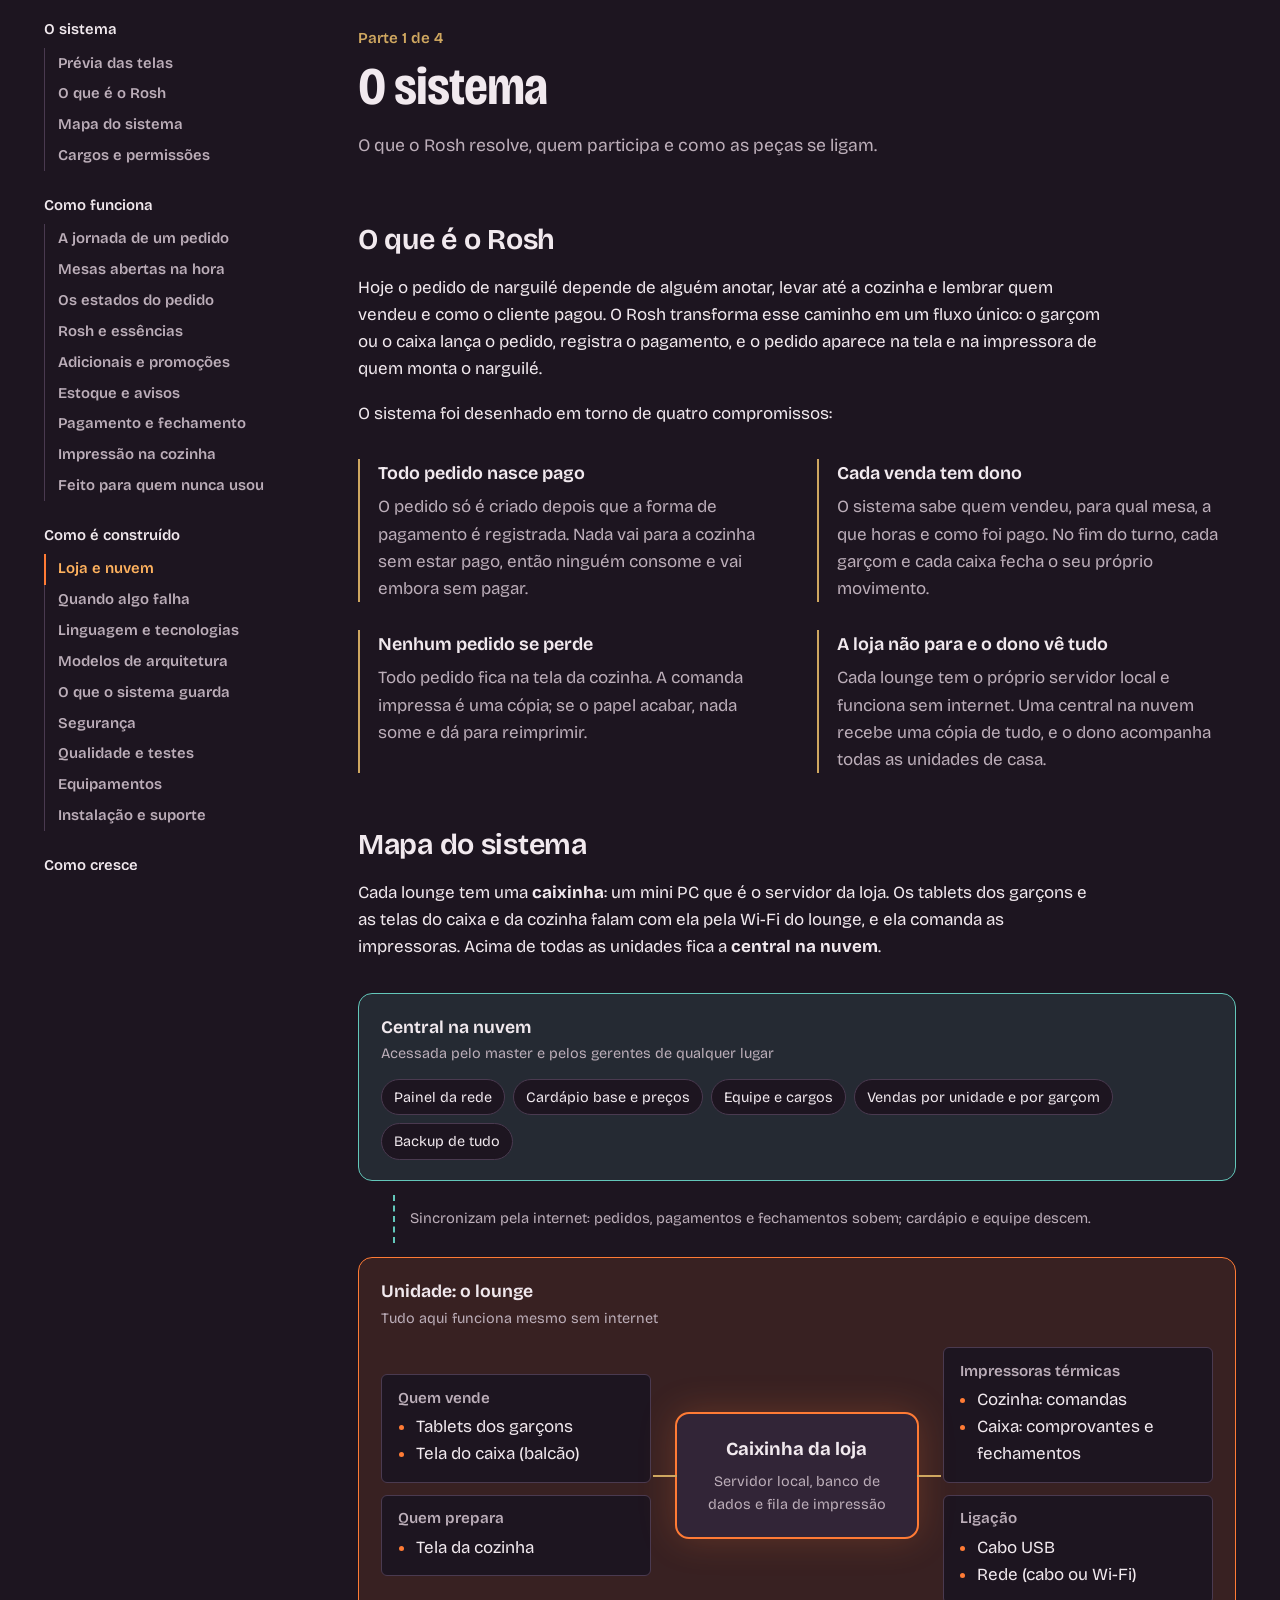
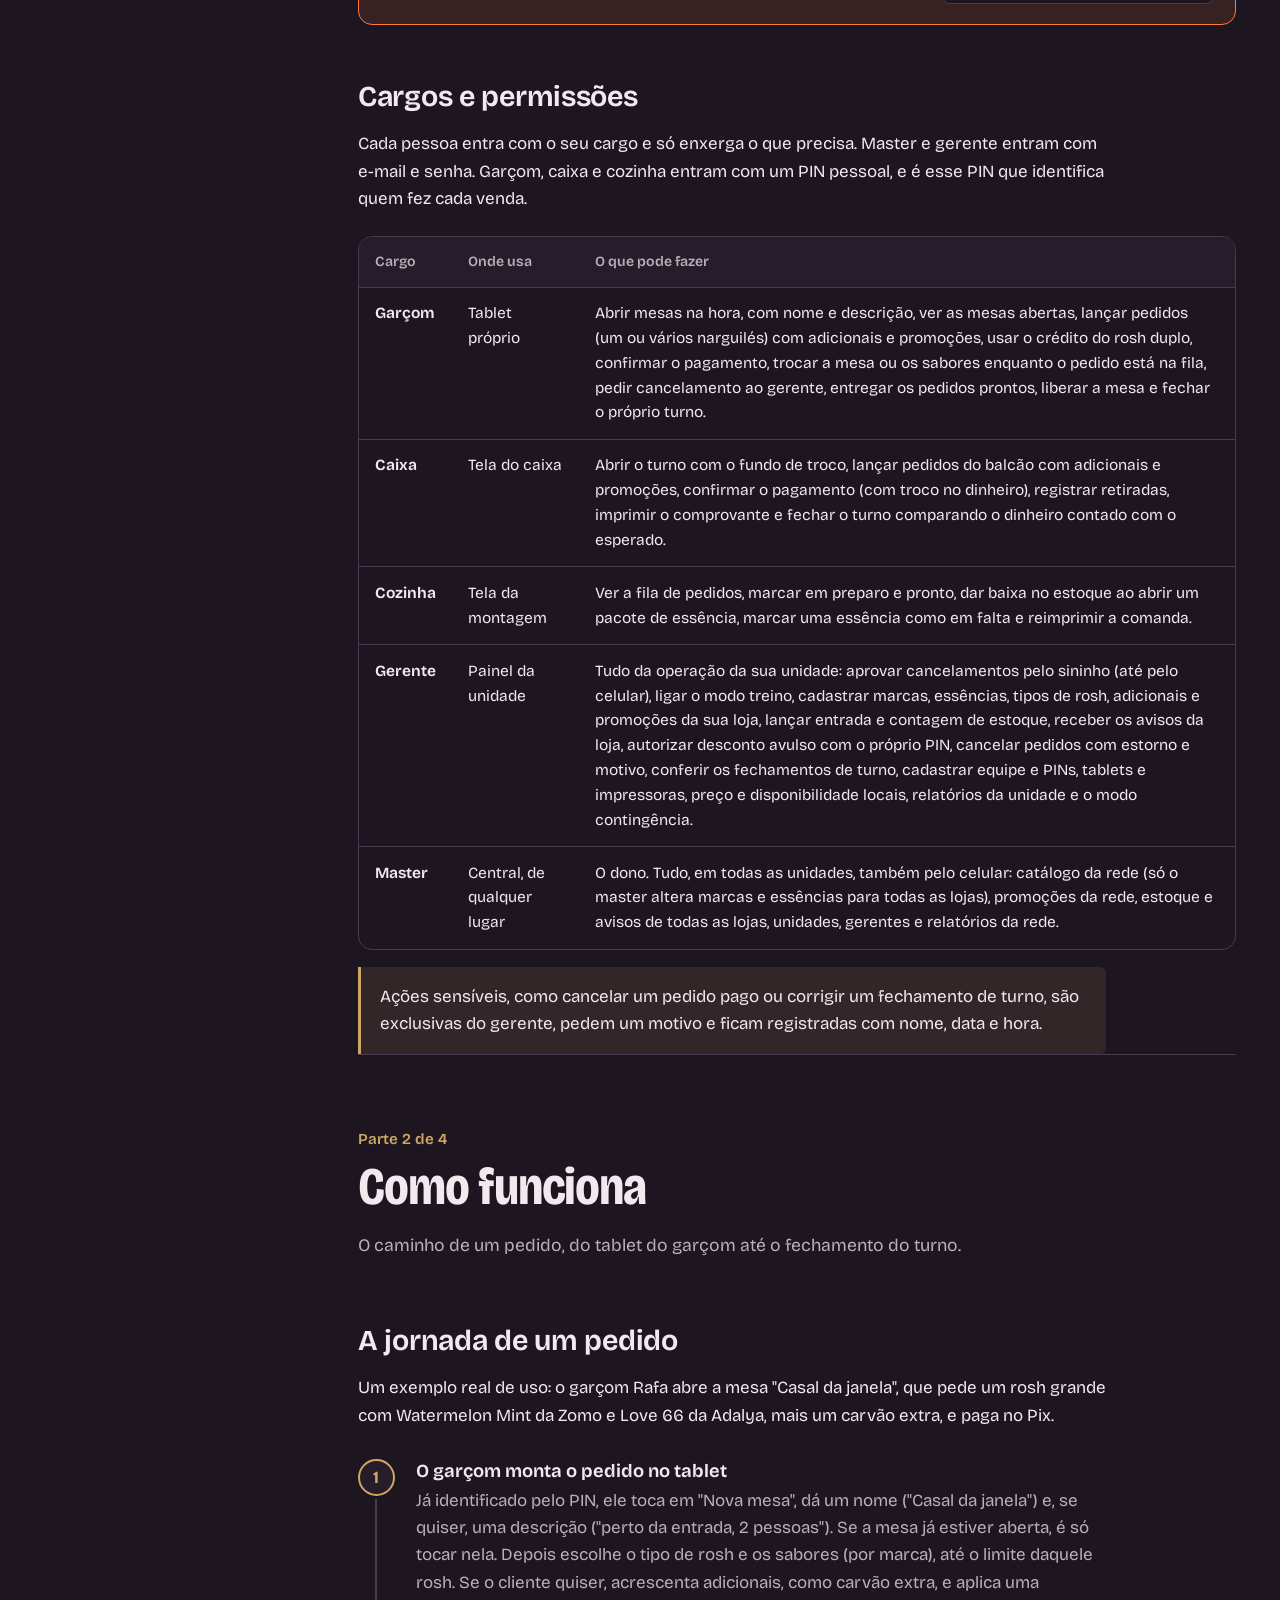
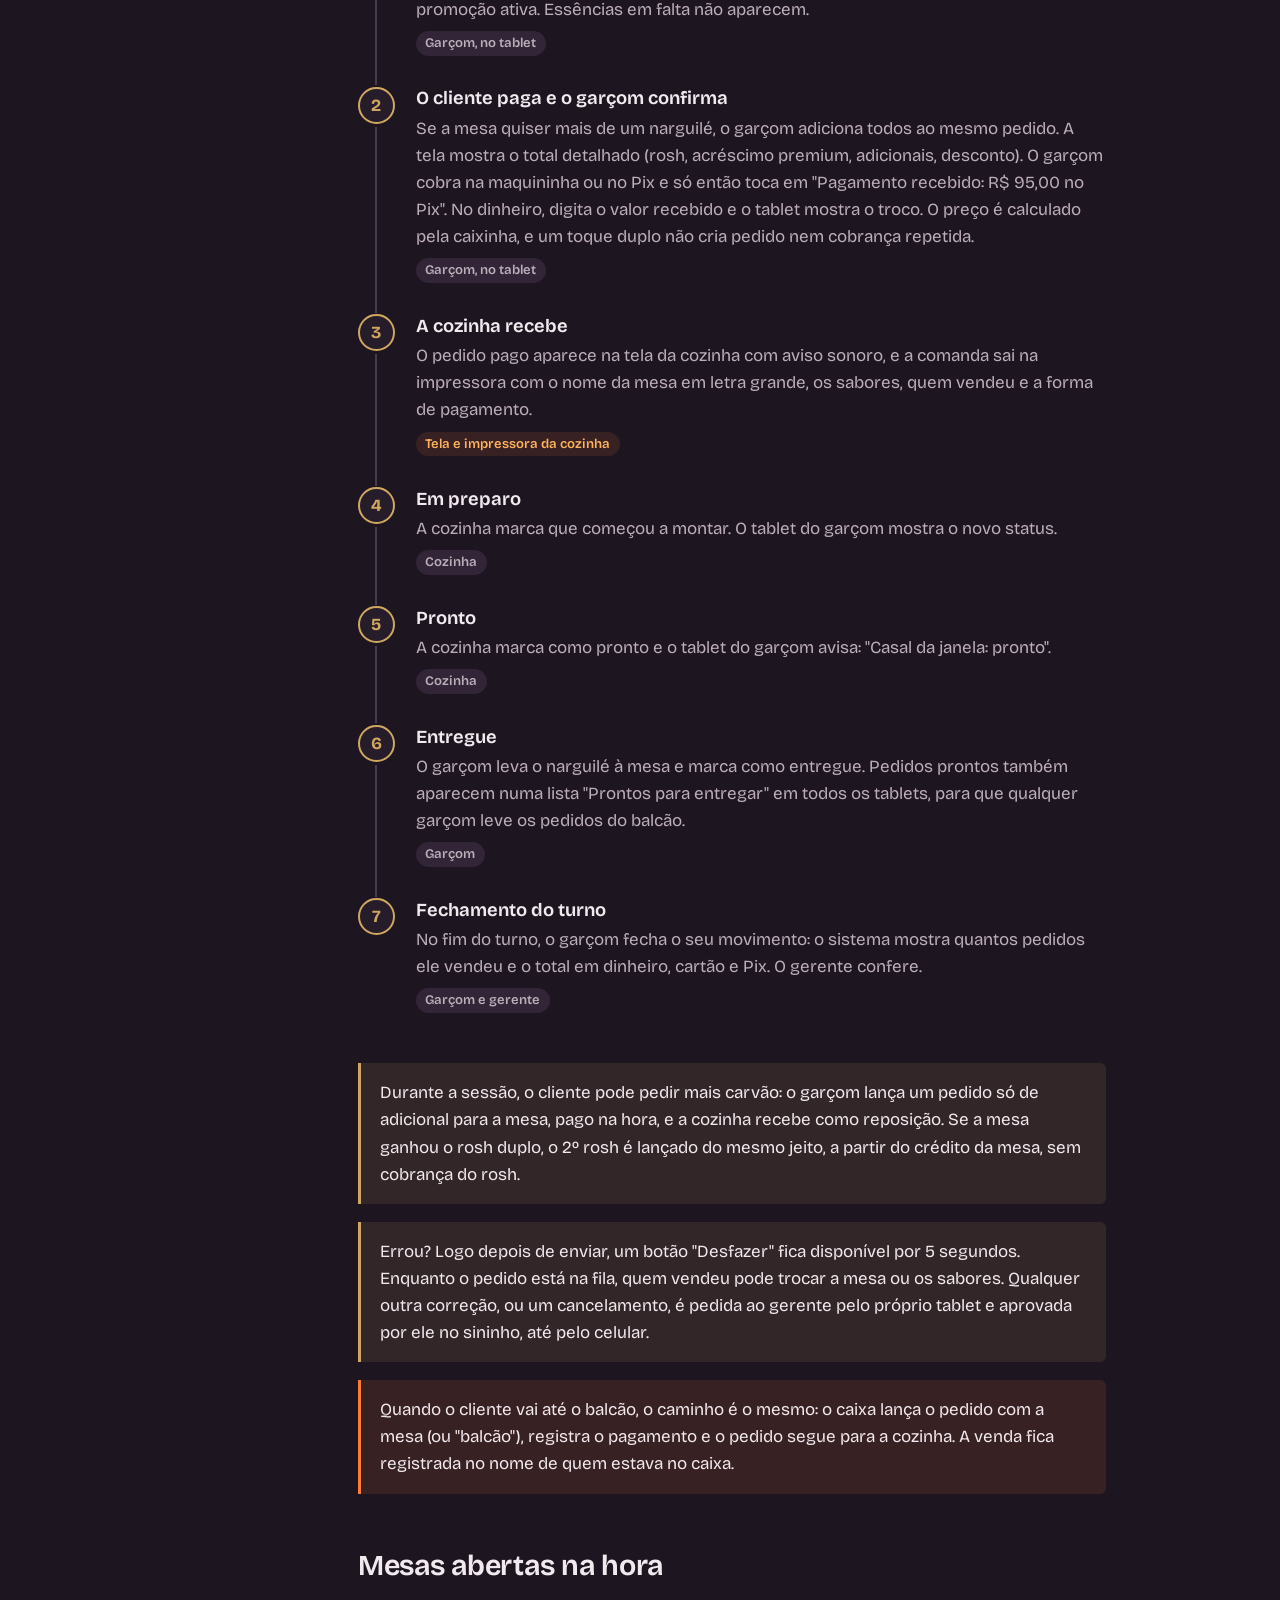
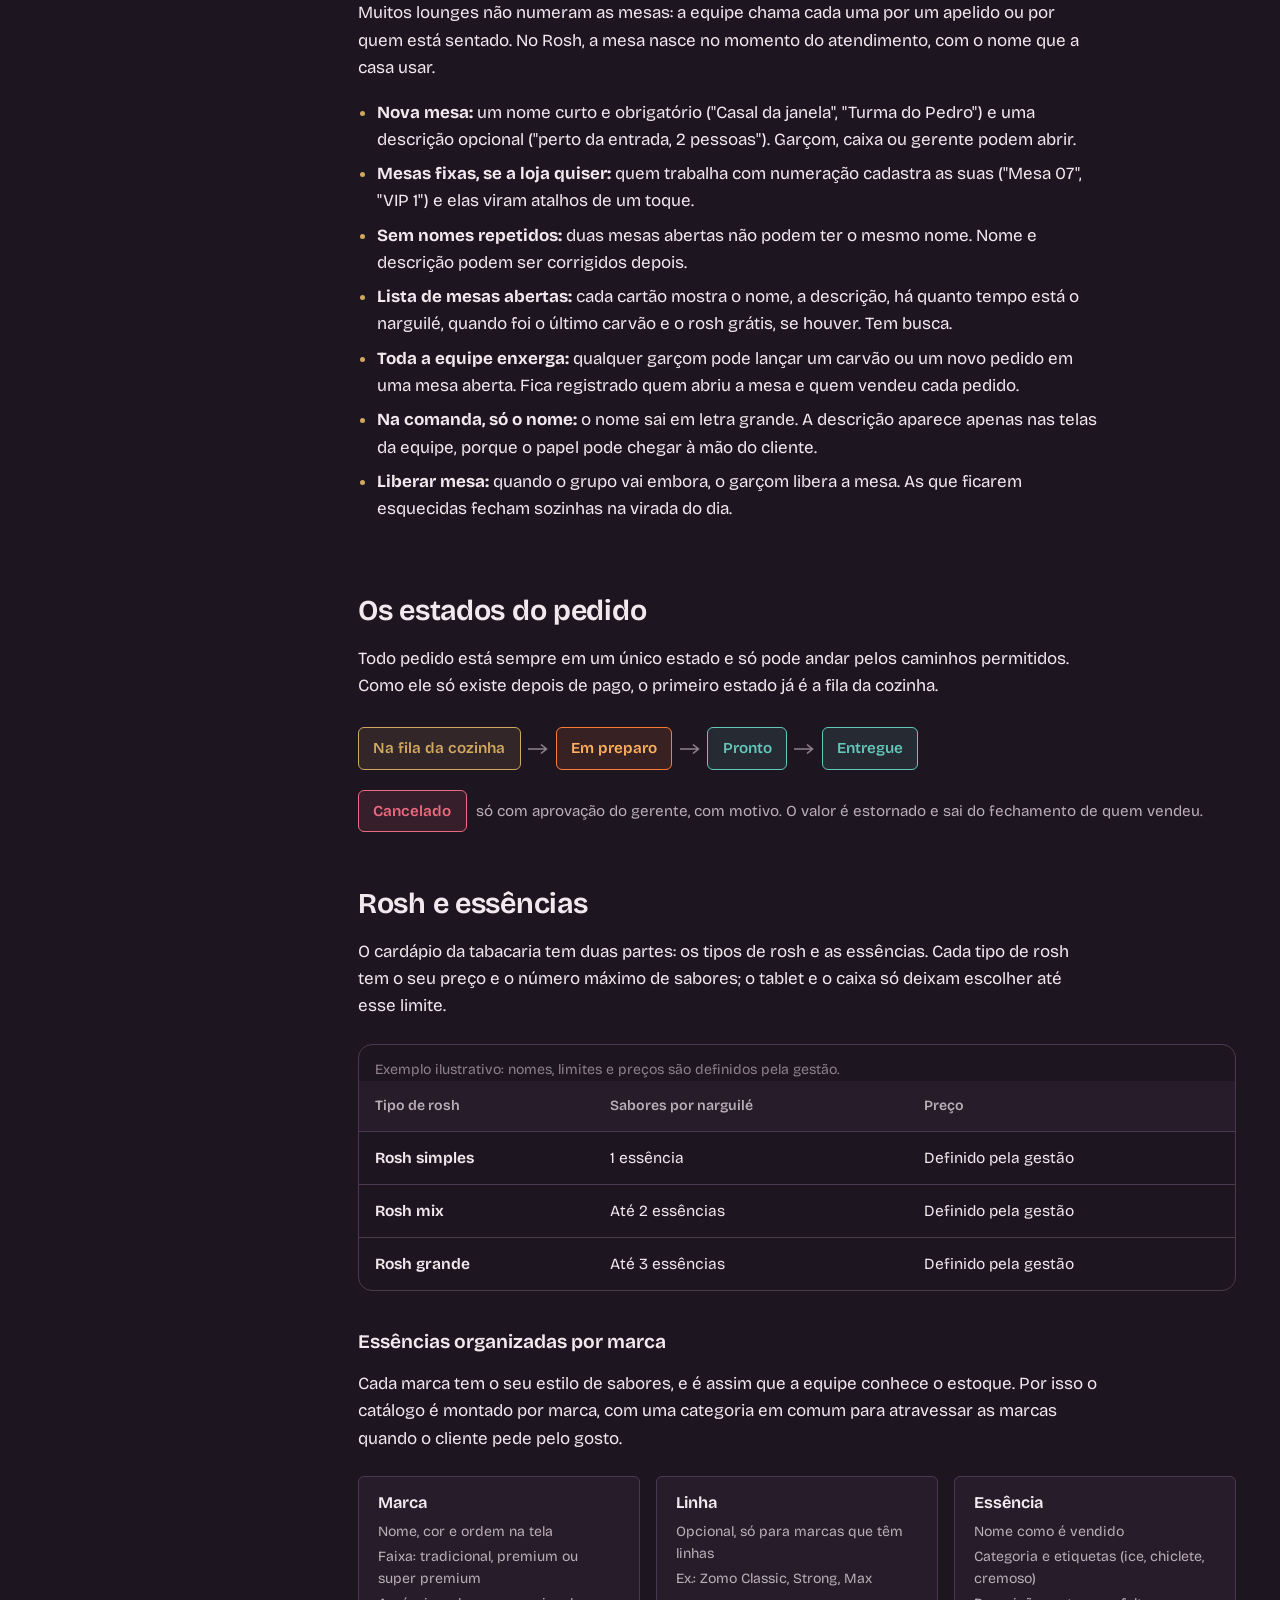
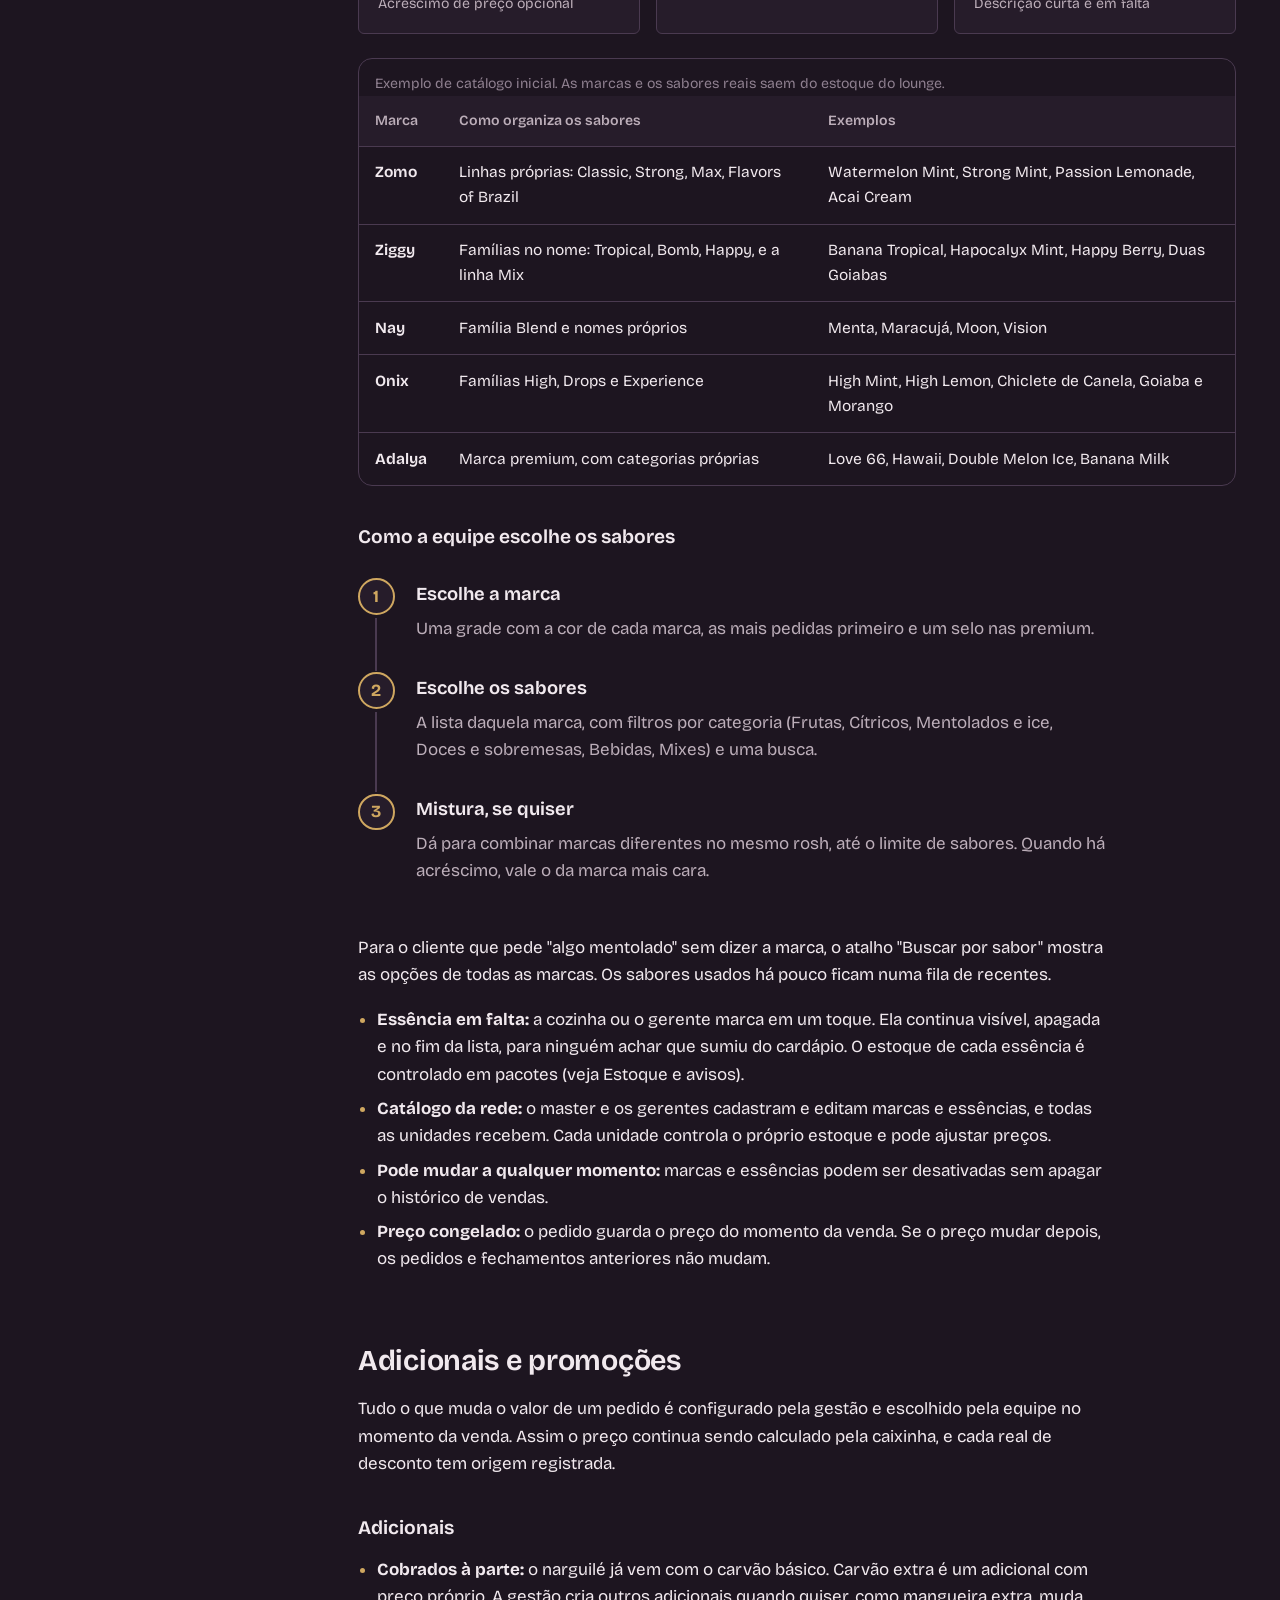
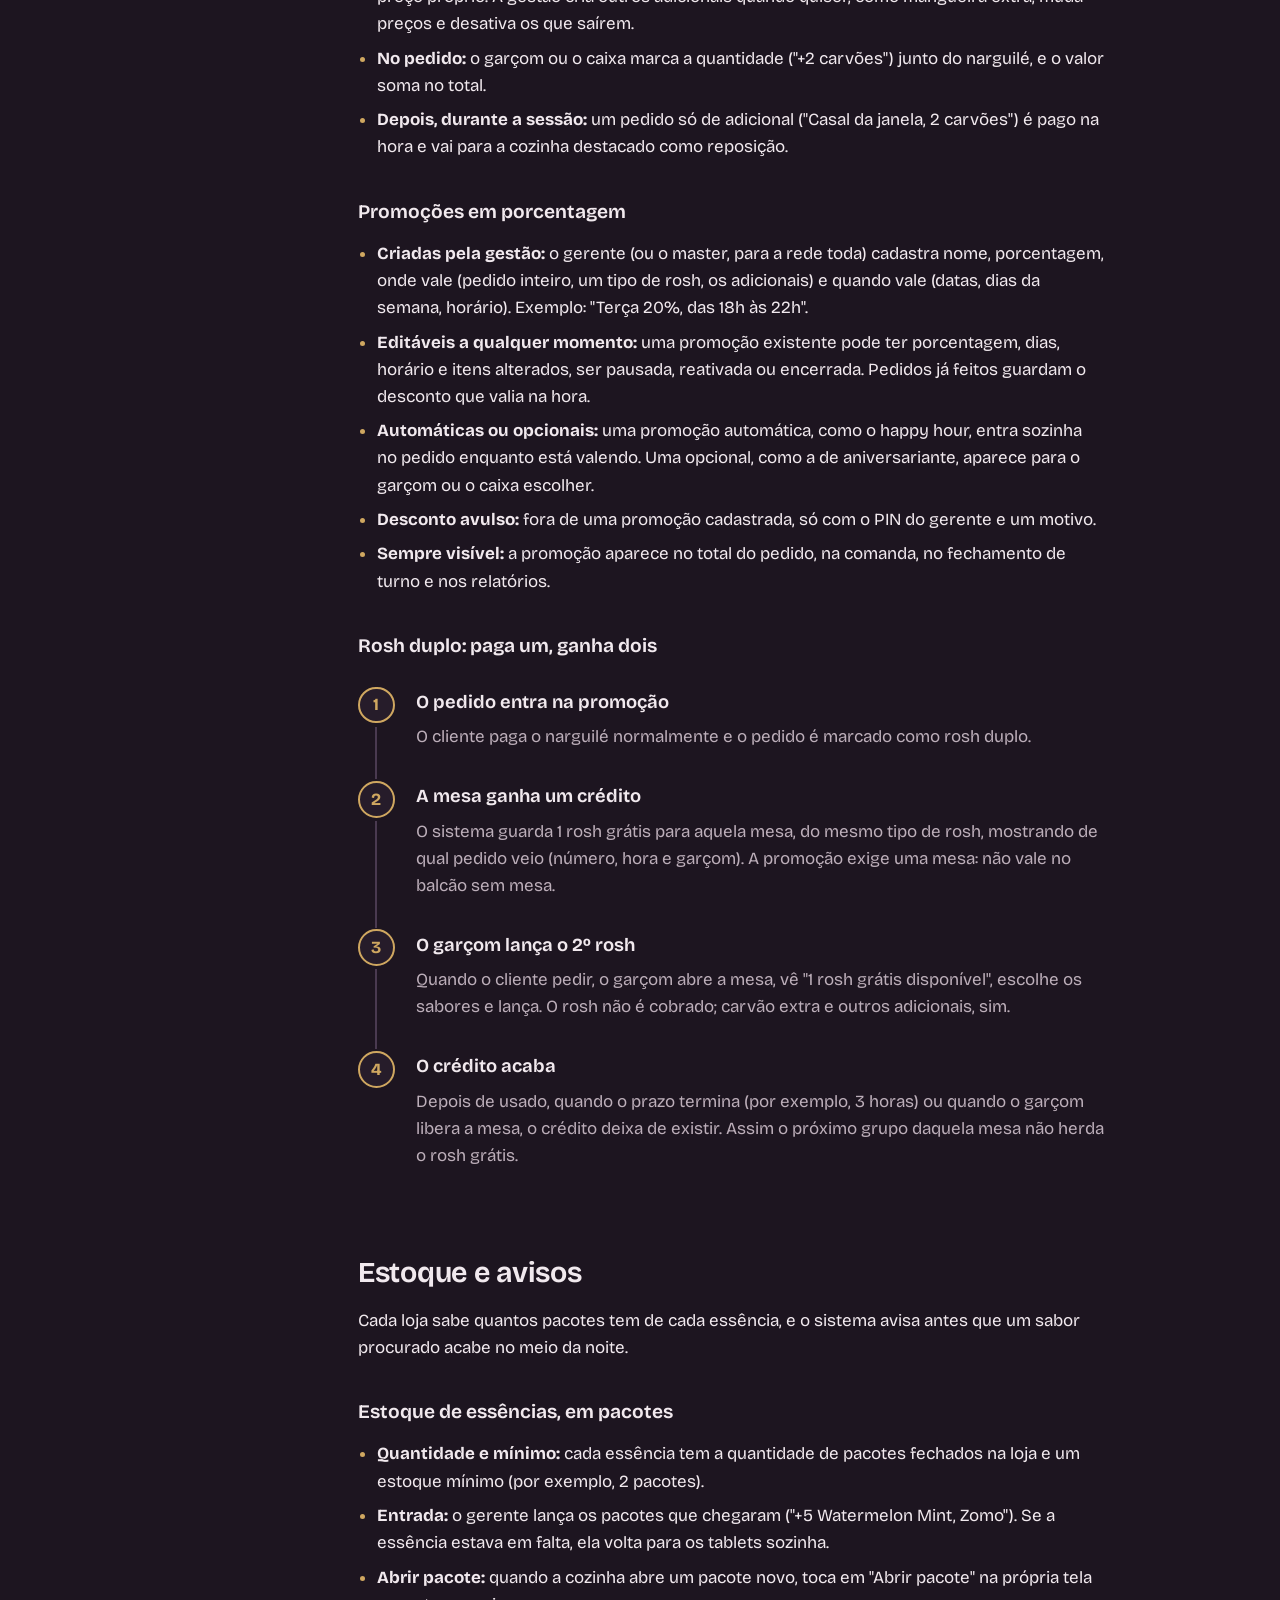
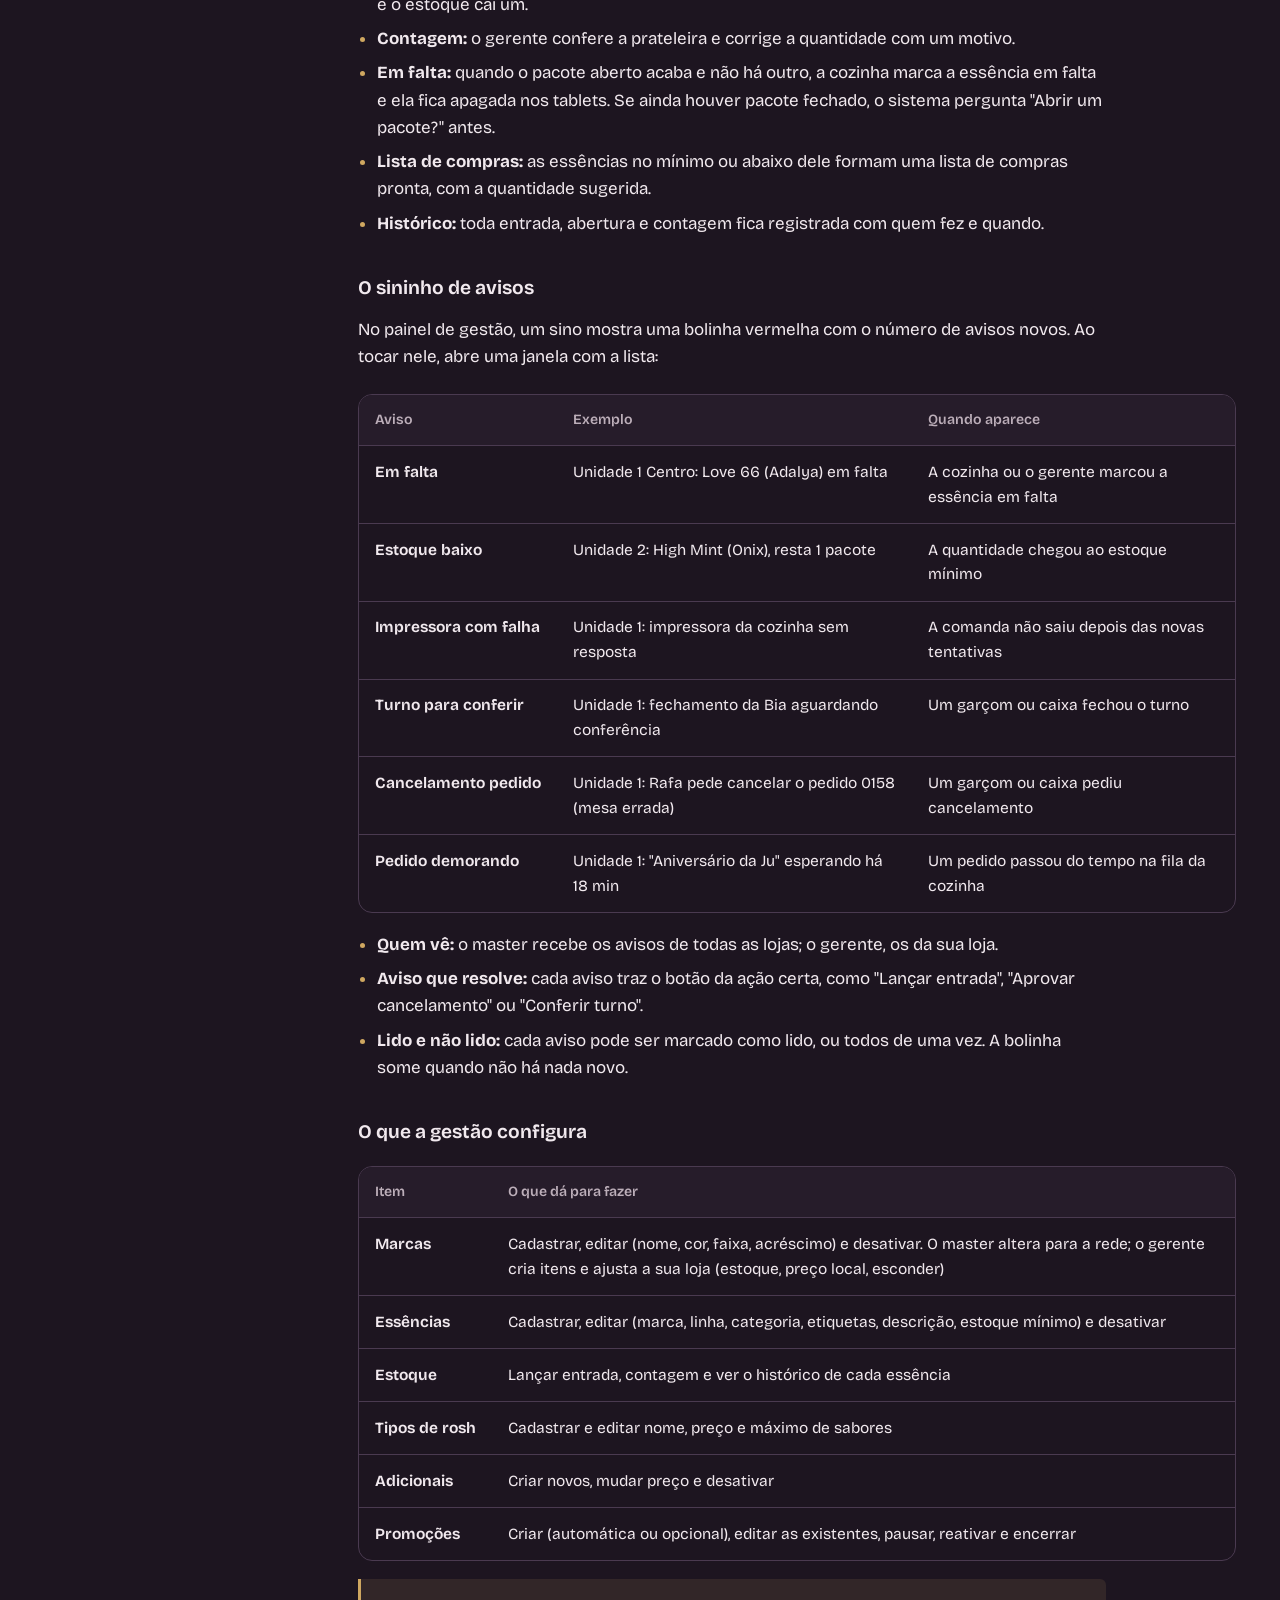
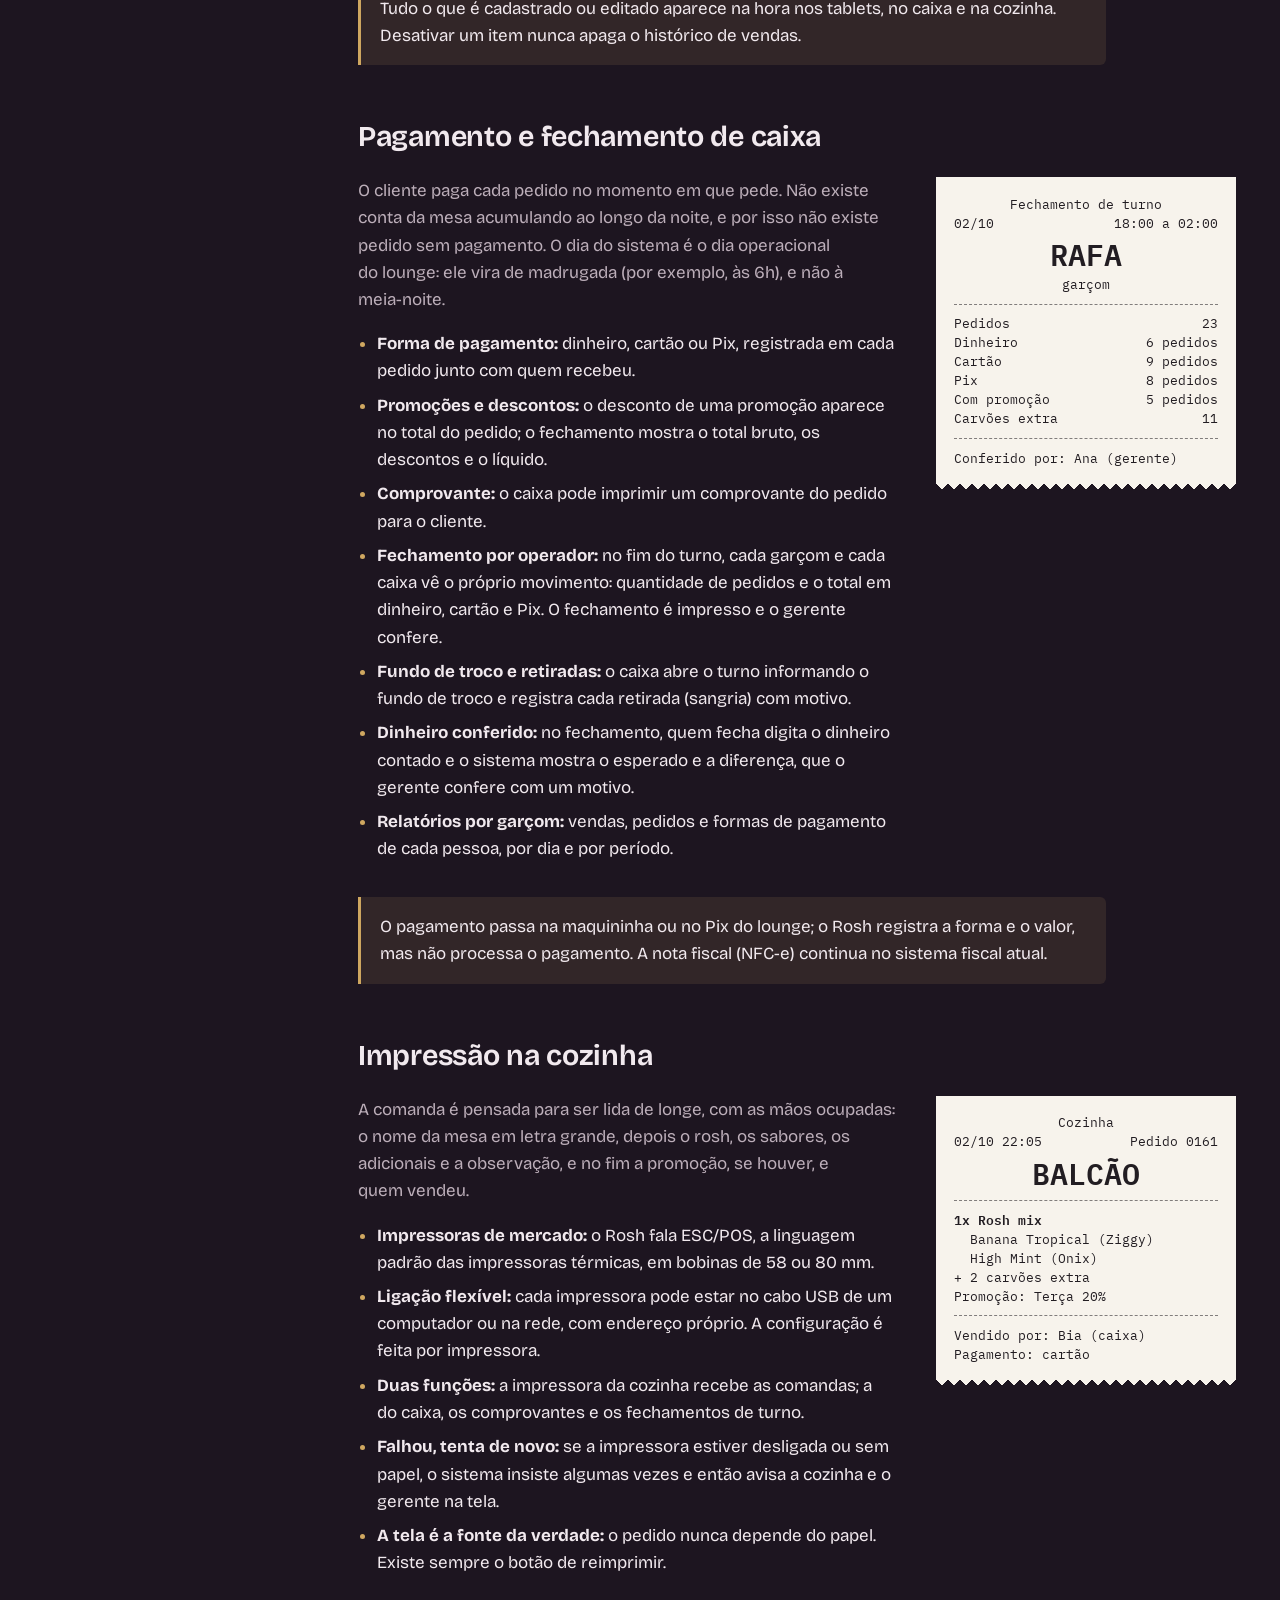
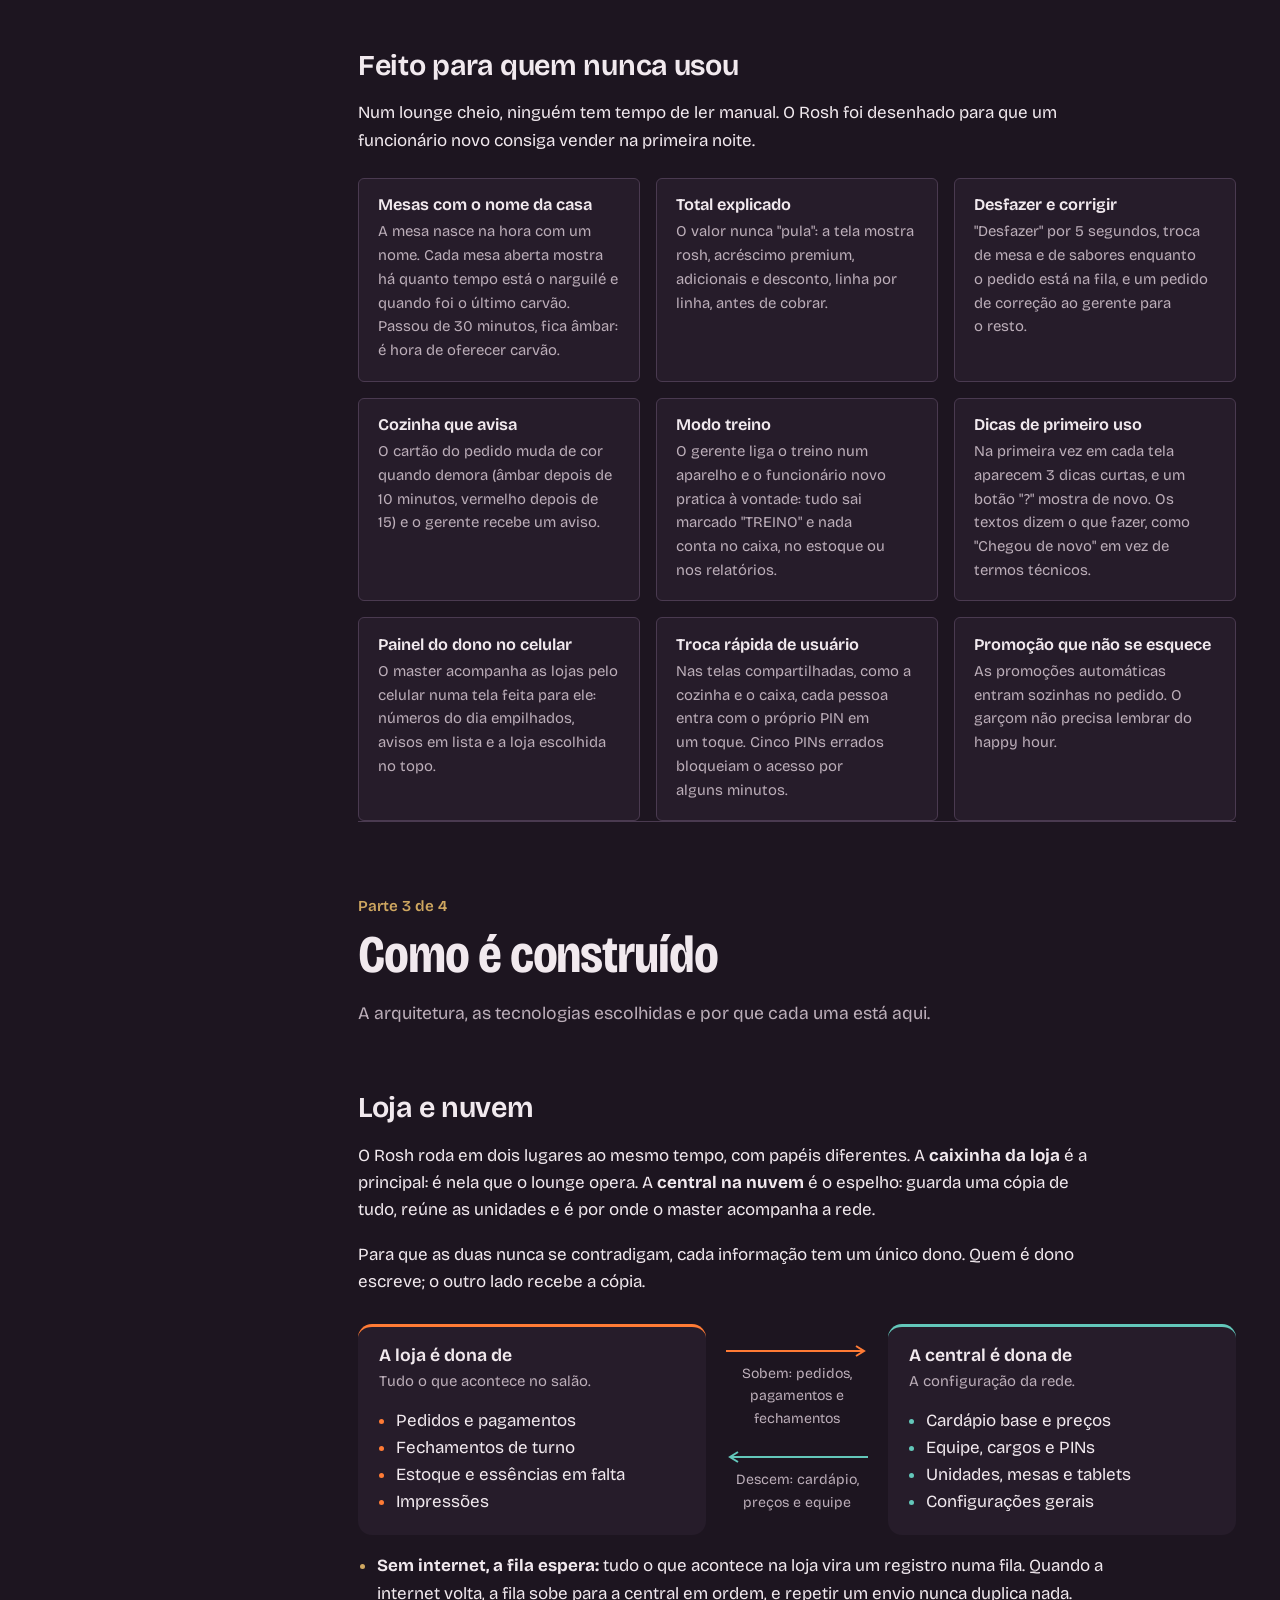
<file: especificacao.html>
<!doctype html>
<html lang="pt-BR">
<head>
  <meta charset="utf-8">
  <meta name="viewport" content="width=device-width, initial-scale=1">
  <meta name="robots" content="noindex, nofollow">
  <link rel="icon" href="data:image/svg+xml,%3Csvg xmlns='http://www.w3.org/2000/svg' viewBox='0 0 32 32'%3E%3Crect width='32' height='32' rx='8' fill='%231d1520'/%3E%3Ccircle cx='16' cy='17' r='8' fill='%23ff7b35'/%3E%3C/svg%3E">
  <title>Rosh: todos os detalhes</title>
  <meta name="description" content="Especificação do Rosh, o sistema de pedidos para a tabacaria do lounge: funcionamento, arquitetura, tecnologia e etapas de construção.">
  <link rel="preconnect" href="https://fonts.googleapis.com">
  <link rel="preconnect" href="https://fonts.gstatic.com" crossorigin>
  <link rel="stylesheet" href="https://fonts.googleapis.com/css2?family=Bricolage+Grotesque:opsz,wdth,wght@12..96,75..100,200..800&family=IBM+Plex+Mono:wght@400;600&display=swap">
  <link rel="stylesheet" href="assets/base.css">
  <link rel="stylesheet" href="assets/nav.css">
  <link rel="stylesheet" href="assets/especificacao.css">
</head>
<body>

<header class="nav">
  <a class="nav__marca" href="index.html"><span class="nav__brasa" aria-hidden="true"></span>Rosh</a>
  <nav aria-label="Páginas da apresentação">
    <ul class="nav__links">
      <li><a class="nav__link" href="index.html">Início</a></li>
      <li><a class="nav__link" href="tour.html">Tour guiado</a></li>
      <li><a class="nav__link" href="previa.html">Explorar as telas</a></li>
      <li><a class="nav__link" href="animacao.html">Em 2 minutos</a></li>
      <li><a class="nav__link" href="especificacao.html" aria-current="page">Detalhes</a></li>
    </ul>
  </nav>
</header>

<main id="inicio">

  <section class="abertura" aria-labelledby="titulo-principal">
    <div>
      <h1 class="abertura__titulo" id="titulo-principal">Todos os detalhes do Rosh</h1>
      <p class="abertura__lide">Rosh é o sistema de pedidos da tabacaria do lounge. O garçom monta o narguilé no próprio tablet, ou o caixa atende o cliente no balcão. O pedido é pago na hora, vai direto para a cozinha e fica registrado com quem vendeu e como foi pago. Começa em uma unidade e já nasce preparado para uma rede inteira.</p>
      <div class="abertura__acoes">
        <a class="botao botao--brasa" href="#previa">Ver as telas do sistema</a>
        <a class="botao" href="#mapa">Ver o mapa do sistema</a>
        <a class="botao" href="animacao.html">Assistir à animação</a>
      </div>
      <p class="abertura__versao">Especificação do sistema, versão 7, outubro de 2026.</p>
    </div>

    <div class="impressora" aria-label="Exemplo de comanda impressa na cozinha">
      <div class="impressora__corpo" aria-hidden="true">
        <span class="impressora__nome">Impressora da cozinha</span>
        <span class="impressora__luz"></span>
        <span class="impressora__fenda"></span>
      </div>
      <div class="impressora__saida">
        <div class="comanda" id="comanda-abertura">
          <div class="comanda__centro">Cozinha</div>
          <div class="comanda__linha"><span>02/10 21:47</span><span>Pedido 0153</span></div>
          <div class="comanda__mesa comanda__mesa--nome">CASAL DA JANELA</div>
          <hr class="comanda__corte">
          <div><strong>1x Rosh grande</strong></div>
          <div>&nbsp;&nbsp;Watermelon Mint (Zomo)</div>
          <div>&nbsp;&nbsp;Love 66 (Adalya)</div>
          <div>+ 1 carvão extra</div>
          <div>Obs: gelo no vaso</div>
          <hr class="comanda__corte">
          <div>Vendido por: Rafa (garçom)</div>
          <div>Pagamento: Pix</div>
        </div>
      </div>
      <button class="botao impressora__repetir" type="button" id="repetir-impressao">Imprimir de novo</button>
    </div>
  </section>

  <section class="faixa-previa" id="previa" aria-labelledby="titulo-previa">
    <h2 class="faixa-previa__titulo" id="titulo-previa">Prévia das telas</h2>
    <p class="faixa-previa__texto">Esta é a proposta de interface do Rosh, e ela funciona: lance um pedido no tablet do garçom e acompanhe na cozinha até ficar pronto. Nas abas estão também a tela do caixa, com o fechamento de turno, e o painel de gestão. Nomes, mesas e valores são de exemplo.</p>
    <iframe class="previa-moldura" src="previa.html?embutido=1" title="Prévia interativa das telas do Rosh" loading="lazy"></iframe>
    <p class="faixa-previa__acoes"><a class="botao botao--brasa" href="previa.html">Abrir a prévia em tela cheia</a></p>
  </section>

  <div class="leiaute">

    <details class="indice" open>
      <summary>Mapa do documento</summary>
      <nav aria-label="Índice do documento">
        <ul class="indice__grupo">
          <li class="indice__capitulo">O sistema
            <ul class="indice__lista">
              <li><a href="#previa">Prévia das telas</a></li>
              <li><a href="#resumo">O que é o Rosh</a></li>
              <li><a href="#mapa">Mapa do sistema</a></li>
              <li><a href="#cargos">Cargos e permissões</a></li>
            </ul>
          </li>
          <li class="indice__capitulo">Como funciona
            <ul class="indice__lista">
              <li><a href="#pedido">A jornada de um pedido</a></li>
              <li><a href="#mesas">Mesas abertas na hora</a></li>
              <li><a href="#estados">Os estados do pedido</a></li>
              <li><a href="#cardapio">Rosh e essências</a></li>
              <li><a href="#adicionais">Adicionais e promoções</a></li>
              <li><a href="#estoque">Estoque e avisos</a></li>
              <li><a href="#pagamento">Pagamento e fechamento</a></li>
              <li><a href="#impressao">Impressão na cozinha</a></li>
              <li><a href="#facilidade">Feito para quem nunca usou</a></li>
            </ul>
          </li>
          <li class="indice__capitulo">Como é construído
            <ul class="indice__lista">
              <li><a href="#arquitetura">Loja e nuvem</a></li>
              <li><a href="#falhas">Quando algo falha</a></li>
              <li><a href="#tecnologia">Linguagem e tecnologias</a></li>
              <li><a href="#modelos">Modelos de arquitetura</a></li>
              <li><a href="#dados">O que o sistema guarda</a></li>
              <li><a href="#seguranca">Segurança</a></li>
              <li><a href="#qualidade">Qualidade e testes</a></li>
              <li><a href="#equipamentos">Equipamentos</a></li>
              <li><a href="#instalacao">Instalação e suporte</a></li>
            </ul>
          </li>
          <li class="indice__capitulo">Como cresce
            <ul class="indice__lista">
              <li><a href="#rede">Uma rede de lounges</a></li>
              <li><a href="#etapas">Etapas de construção</a></li>
              <li><a href="#fora">Fora da primeira versão</a></li>
              <li><a href="#glossario">Glossário</a></li>
            </ul>
          </li>
        </ul>
      </nav>
    </details>

    <div class="conteudo">

      <!-- Parte 1 -->
      <header class="capitulo">
        <p class="capitulo__parte">Parte 1 de 4</p>
        <h2 class="capitulo__titulo">O sistema</h2>
        <p class="capitulo__resumo">O que o Rosh resolve, quem participa e como as peças se ligam.</p>
      </header>

      <section class="secao" id="resumo">
        <h3>O que é o Rosh</h3>
        <p>Hoje o pedido de narguilé depende de alguém anotar, levar até a cozinha e lembrar quem vendeu e como o cliente pagou. O Rosh transforma esse caminho em um fluxo único: o garçom ou o caixa lança o pedido, registra o pagamento, e o pedido aparece na tela e na impressora de quem monta o narguilé.</p>
        <p>O sistema foi desenhado em torno de quatro compromissos:</p>
        <dl class="compromissos">
          <div>
            <dt>Todo pedido nasce pago</dt>
            <dd>O pedido só é criado depois que a forma de pagamento é registrada. Nada vai para a cozinha sem estar pago, então ninguém consome e vai embora sem pagar.</dd>
          </div>
          <div>
            <dt>Cada venda tem dono</dt>
            <dd>O sistema sabe quem vendeu, para qual mesa, a que horas e como foi pago. No fim do turno, cada garçom e cada caixa fecha o seu próprio movimento.</dd>
          </div>
          <div>
            <dt>Nenhum pedido se perde</dt>
            <dd>Todo pedido fica na tela da cozinha. A comanda impressa é uma cópia; se o papel acabar, nada some e dá para reimprimir.</dd>
          </div>
          <div>
            <dt>A loja não para e o dono vê tudo</dt>
            <dd>Cada lounge tem o próprio servidor local e funciona sem internet. Uma central na nuvem recebe uma cópia de tudo, e o dono acompanha todas as unidades de casa.</dd>
          </div>
        </dl>
      </section>

      <section class="secao" id="mapa">
        <h3>Mapa do sistema</h3>
        <p>Cada lounge tem uma <strong>caixinha</strong>: um mini PC que é o servidor da loja. Os tablets dos garçons e as telas do caixa e da cozinha falam com ela pela Wi-Fi do lounge, e ela comanda as impressoras. Acima de todas as unidades fica a <strong>central na nuvem</strong>.</p>

        <div class="mapa" role="group" aria-label="Diagrama: central na nuvem ligada à unidade">
          <div class="mapa__nuvem">
            <p class="mapa__rotulo">Central na nuvem<small>Acessada pelo master e pelos gerentes de qualquer lugar</small></p>
            <ul class="mapa__itens">
              <li>Painel da rede</li>
              <li>Cardápio base e preços</li>
              <li>Equipe e cargos</li>
              <li>Vendas por unidade e por garçom</li>
              <li>Backup de tudo</li>
            </ul>
          </div>

          <p class="mapa__elo">Sincronizam pela internet: pedidos, pagamentos e fechamentos sobem; cardápio e equipe descem.</p>

          <div class="mapa__loja">
            <p class="mapa__rotulo">Unidade: o lounge<small>Tudo aqui funciona mesmo sem internet</small></p>
            <div class="mapa__interno">
              <div>
                <div class="mapa__grupo">
                  <h4>Quem vende</h4>
                  <ul>
                    <li>Tablets dos garçons</li>
                    <li>Tela do caixa (balcão)</li>
                  </ul>
                </div>
                <div class="mapa__grupo">
                  <h4>Quem prepara</h4>
                  <ul><li>Tela da cozinha</li></ul>
                </div>
              </div>
              <div class="mapa__caixinha">
                <strong>Caixinha da loja</strong>
                <span>Servidor local, banco de dados e fila de impressão</span>
              </div>
              <div>
                <div class="mapa__grupo">
                  <h4>Impressoras térmicas</h4>
                  <ul>
                    <li>Cozinha: comandas</li>
                    <li>Caixa: comprovantes e fechamentos</li>
                  </ul>
                </div>
                <div class="mapa__grupo">
                  <h4>Ligação</h4>
                  <ul>
                    <li>Cabo USB</li>
                    <li>Rede (cabo ou Wi-Fi)</li>
                  </ul>
                </div>
              </div>
            </div>
          </div>
        </div>
      </section>

      <section class="secao" id="cargos">
        <h3>Cargos e permissões</h3>
        <p>Cada pessoa entra com o seu cargo e só enxerga o que precisa. Master e gerente entram com e-mail e senha. Garçom, caixa e cozinha entram com um PIN pessoal, e é esse PIN que identifica quem fez cada venda.</p>

        <div class="tabela-rolagem">
          <table class="tabela">
            <thead>
              <tr><th scope="col">Cargo</th><th scope="col">Onde usa</th><th scope="col">O que pode fazer</th></tr>
            </thead>
            <tbody>
              <tr>
                <th scope="row">Garçom</th>
                <td>Tablet próprio</td>
                <td>Abrir mesas na hora, com nome e descrição, ver as mesas abertas, lançar pedidos (um ou vários narguilés) com adicionais e promoções, usar o crédito do rosh duplo, confirmar o pagamento, trocar a mesa ou os sabores enquanto o pedido está na fila, pedir cancelamento ao gerente, entregar os pedidos prontos, liberar a mesa e fechar o próprio turno.</td>
              </tr>
              <tr>
                <th scope="row">Caixa</th>
                <td>Tela do caixa</td>
                <td>Abrir o turno com o fundo de troco, lançar pedidos do balcão com adicionais e promoções, confirmar o pagamento (com troco no dinheiro), registrar retiradas, imprimir o comprovante e fechar o turno comparando o dinheiro contado com o esperado.</td>
              </tr>
              <tr>
                <th scope="row">Cozinha</th>
                <td>Tela da montagem</td>
                <td>Ver a fila de pedidos, marcar em preparo e pronto, dar baixa no estoque ao abrir um pacote de essência, marcar uma essência como em falta e reimprimir a comanda.</td>
              </tr>
              <tr>
                <th scope="row">Gerente</th>
                <td>Painel da unidade</td>
                <td>Tudo da operação da sua unidade: aprovar cancelamentos pelo sininho (até pelo celular), ligar o modo treino, cadastrar marcas, essências, tipos de rosh, adicionais e promoções da sua loja, lançar entrada e contagem de estoque, receber os avisos da loja, autorizar desconto avulso com o próprio PIN, cancelar pedidos com estorno e motivo, conferir os fechamentos de turno, cadastrar equipe e PINs, tablets e impressoras, preço e disponibilidade locais, relatórios da unidade e o modo contingência.</td>
              </tr>
              <tr>
                <th scope="row">Master</th>
                <td>Central, de qualquer lugar</td>
                <td>O dono. Tudo, em todas as unidades, também pelo celular: catálogo da rede (só o master altera marcas e essências para todas as lojas), promoções da rede, estoque e avisos de todas as lojas, unidades, gerentes e relatórios da rede.</td>
              </tr>
            </tbody>
          </table>
        </div>
        <p class="nota">Ações sensíveis, como cancelar um pedido pago ou corrigir um fechamento de turno, são exclusivas do gerente, pedem um motivo e ficam registradas com nome, data e hora.</p>
      </section>

      <!-- Parte 2 -->
      <header class="capitulo">
        <p class="capitulo__parte">Parte 2 de 4</p>
        <h2 class="capitulo__titulo">Como funciona</h2>
        <p class="capitulo__resumo">O caminho de um pedido, do tablet do garçom até o fechamento do turno.</p>
      </header>


      <section class="secao" id="pedido">
        <h3>A jornada de um pedido</h3>
        <p>Um exemplo real de uso: o garçom Rafa abre a mesa "Casal da janela", que pede um rosh grande com Watermelon Mint da Zomo e Love 66 da Adalya, mais um carvão extra, e paga no Pix.</p>

        <ol class="jornada">
          <li>
            <h4>O garçom monta o pedido no tablet</h4>
            <p>Já identificado pelo PIN, ele toca em "Nova mesa", dá um nome ("Casal da janela") e, se quiser, uma descrição ("perto da entrada, 2 pessoas"). Se a mesa já estiver aberta, é só tocar nela. Depois escolhe o tipo de rosh e os sabores (por marca), até o limite daquele rosh. Se o cliente quiser, acrescenta adicionais, como carvão extra, e aplica uma promoção ativa. Essências em falta não aparecem.</p>
            <span class="quem">Garçom, no tablet</span>
          </li>
          <li>
            <h4>O cliente paga e o garçom confirma</h4>
            <p>Se a mesa quiser mais de um narguilé, o garçom adiciona todos ao mesmo pedido. A tela mostra o total detalhado (rosh, acréscimo premium, adicionais, desconto). O garçom cobra na maquininha ou no Pix e só então toca em "Pagamento recebido: R$ 95,00 no Pix". No dinheiro, digita o valor recebido e o tablet mostra o troco. O preço é calculado pela caixinha, e um toque duplo não cria pedido nem cobrança repetida.</p>
            <span class="quem">Garçom, no tablet</span>
          </li>
          <li>
            <h4>A cozinha recebe</h4>
            <p>O pedido pago aparece na tela da cozinha com aviso sonoro, e a comanda sai na impressora com o nome da mesa em letra grande, os sabores, quem vendeu e a forma de pagamento.</p>
            <span class="quem quem--brasa">Tela e impressora da cozinha</span>
          </li>
          <li>
            <h4>Em preparo</h4>
            <p>A cozinha marca que começou a montar. O tablet do garçom mostra o novo status.</p>
            <span class="quem">Cozinha</span>
          </li>
          <li>
            <h4>Pronto</h4>
            <p>A cozinha marca como pronto e o tablet do garçom avisa: "Casal da janela: pronto".</p>
            <span class="quem">Cozinha</span>
          </li>
          <li>
            <h4>Entregue</h4>
            <p>O garçom leva o narguilé à mesa e marca como entregue. Pedidos prontos também aparecem numa lista "Prontos para entregar" em todos os tablets, para que qualquer garçom leve os pedidos do balcão.</p>
            <span class="quem">Garçom</span>
          </li>
          <li>
            <h4>Fechamento do turno</h4>
            <p>No fim do turno, o garçom fecha o seu movimento: o sistema mostra quantos pedidos ele vendeu e o total em dinheiro, cartão e Pix. O gerente confere.</p>
            <span class="quem">Garçom e gerente</span>
          </li>
        </ol>
        <p class="nota">Durante a sessão, o cliente pode pedir mais carvão: o garçom lança um pedido só de adicional para a mesa, pago na hora, e a cozinha recebe como reposição. Se a mesa ganhou o rosh duplo, o 2º rosh é lançado do mesmo jeito, a partir do crédito da mesa, sem cobrança do rosh.</p>
        <p class="nota">Errou? Logo depois de enviar, um botão "Desfazer" fica disponível por 5 segundos. Enquanto o pedido está na fila, quem vendeu pode trocar a mesa ou os sabores. Qualquer outra correção, ou um cancelamento, é pedida ao gerente pelo próprio tablet e aprovada por ele no sininho, até pelo celular.</p>
        <p class="nota nota--brasa">Quando o cliente vai até o balcão, o caminho é o mesmo: o caixa lança o pedido com a mesa (ou "balcão"), registra o pagamento e o pedido segue para a cozinha. A venda fica registrada no nome de quem estava no caixa.</p>
      </section>

      <section class="secao" id="mesas">
        <h3>Mesas abertas na hora</h3>
        <p>Muitos lounges não numeram as mesas: a equipe chama cada uma por um apelido ou por quem está sentado. No Rosh, a mesa nasce no momento do atendimento, com o nome que a casa usar.</p>
        <ul class="lista">
          <li><strong>Nova mesa:</strong> um nome curto e obrigatório ("Casal da janela", "Turma do Pedro") e uma descrição opcional ("perto da entrada, 2 pessoas"). Garçom, caixa ou gerente podem abrir.</li>
          <li><strong>Mesas fixas, se a loja quiser:</strong> quem trabalha com numeração cadastra as suas ("Mesa 07", "VIP 1") e elas viram atalhos de um toque.</li>
          <li><strong>Sem nomes repetidos:</strong> duas mesas abertas não podem ter o mesmo nome. Nome e descrição podem ser corrigidos depois.</li>
          <li><strong>Lista de mesas abertas:</strong> cada cartão mostra o nome, a descrição, há quanto tempo está o narguilé, quando foi o último carvão e o rosh grátis, se houver. Tem busca.</li>
          <li><strong>Toda a equipe enxerga:</strong> qualquer garçom pode lançar um carvão ou um novo pedido em uma mesa aberta. Fica registrado quem abriu a mesa e quem vendeu cada pedido.</li>
          <li><strong>Na comanda, só o nome:</strong> o nome sai em letra grande. A descrição aparece apenas nas telas da equipe, porque o papel pode chegar à mão do cliente.</li>
          <li><strong>Liberar mesa:</strong> quando o grupo vai embora, o garçom libera a mesa. As que ficarem esquecidas fecham sozinhas na virada do dia.</li>
        </ul>
      </section>

      <section class="secao" id="estados">
        <h3>Os estados do pedido</h3>
        <p>Todo pedido está sempre em um único estado e só pode andar pelos caminhos permitidos. Como ele só existe depois de pago, o primeiro estado já é a fila da cozinha.</p>

        <div class="estados" role="list" aria-label="Caminho principal do pedido">
          <span class="estado estado--latao" role="listitem">Na fila da cozinha</span>
          <svg class="estados__seta" viewBox="0 0 22 12" aria-hidden="true"><path d="M1 6h18M14 1.5 19.5 6 14 10.5" fill="none" stroke="currentColor" stroke-width="1.6"/></svg>
          <span class="estado estado--brasa" role="listitem">Em preparo</span>
          <svg class="estados__seta" viewBox="0 0 22 12" aria-hidden="true"><path d="M1 6h18M14 1.5 19.5 6 14 10.5" fill="none" stroke="currentColor" stroke-width="1.6"/></svg>
          <span class="estado estado--vidro" role="listitem">Pronto</span>
          <svg class="estados__seta" viewBox="0 0 22 12" aria-hidden="true"><path d="M1 6h18M14 1.5 19.5 6 14 10.5" fill="none" stroke="currentColor" stroke-width="1.6"/></svg>
          <span class="estado estado--vidro" role="listitem">Entregue</span>
        </div>

        <div class="estados__ramos">
          <p class="estados__ramo"><span class="estado estado--recusa">Cancelado</span> só com aprovação do gerente, com motivo. O valor é estornado e sai do fechamento de quem vendeu.</p>
        </div>
      </section>

      <section class="secao" id="cardapio">
        <h3>Rosh e essências</h3>
        <p>O cardápio da tabacaria tem duas partes: os tipos de rosh e as essências. Cada tipo de rosh tem o seu preço e o número máximo de sabores; o tablet e o caixa só deixam escolher até esse limite.</p>

        <div class="tabela-rolagem">
          <table class="tabela">
            <caption>Exemplo ilustrativo: nomes, limites e preços são definidos pela gestão.</caption>
            <thead>
              <tr><th scope="col">Tipo de rosh</th><th scope="col">Sabores por narguilé</th><th scope="col">Preço</th></tr>
            </thead>
            <tbody>
              <tr><th scope="row">Rosh simples</th><td>1 essência</td><td>Definido pela gestão</td></tr>
              <tr><th scope="row">Rosh mix</th><td>Até 2 essências</td><td>Definido pela gestão</td></tr>
              <tr><th scope="row">Rosh grande</th><td>Até 3 essências</td><td>Definido pela gestão</td></tr>
            </tbody>
          </table>
        </div>

        <h4>Essências organizadas por marca</h4>
        <p>Cada marca tem o seu estilo de sabores, e é assim que a equipe conhece o estoque. Por isso o catálogo é montado por marca, com uma categoria em comum para atravessar as marcas quando o cliente pede pelo gosto.</p>

        <div class="fichas fichas--3">
          <article class="ficha"><h4>Marca</h4><ul class="campos"><li>Nome, cor e ordem na tela</li><li>Faixa: tradicional, premium ou super premium</li><li>Acréscimo de preço opcional</li></ul></article>
          <article class="ficha"><h4>Linha</h4><ul class="campos"><li>Opcional, só para marcas que têm linhas</li><li>Ex.: Zomo Classic, Strong, Max</li></ul></article>
          <article class="ficha"><h4>Essência</h4><ul class="campos"><li>Nome como é vendido</li><li>Categoria e etiquetas (ice, chiclete, cremoso)</li><li>Descrição curta e em falta</li></ul></article>
        </div>

        <div class="tabela-rolagem">
          <table class="tabela">
            <caption>Exemplo de catálogo inicial. As marcas e os sabores reais saem do estoque do lounge.</caption>
            <thead>
              <tr><th scope="col">Marca</th><th scope="col">Como organiza os sabores</th><th scope="col">Exemplos</th></tr>
            </thead>
            <tbody>
              <tr><th scope="row">Zomo</th><td>Linhas próprias: Classic, Strong, Max, Flavors of Brazil</td><td>Watermelon Mint, Strong Mint, Passion Lemonade, Acai Cream</td></tr>
              <tr><th scope="row">Ziggy</th><td>Famílias no nome: Tropical, Bomb, Happy, e a linha Mix</td><td>Banana Tropical, Hapocalyx Mint, Happy Berry, Duas Goiabas</td></tr>
              <tr><th scope="row">Nay</th><td>Família Blend e nomes próprios</td><td>Menta, Maracujá, Moon, Vision</td></tr>
              <tr><th scope="row">Onix</th><td>Famílias High, Drops e Experience</td><td>High Mint, High Lemon, Chiclete de Canela, Goiaba e Morango</td></tr>
              <tr><th scope="row">Adalya</th><td>Marca premium, com categorias próprias</td><td>Love 66, Hawaii, Double Melon Ice, Banana Milk</td></tr>
            </tbody>
          </table>
        </div>

        <h4>Como a equipe escolhe os sabores</h4>
        <ol class="jornada">
          <li><h5>Escolhe a marca</h5><p>Uma grade com a cor de cada marca, as mais pedidas primeiro e um selo nas premium.</p></li>
          <li><h5>Escolhe os sabores</h5><p>A lista daquela marca, com filtros por categoria (Frutas, Cítricos, Mentolados e ice, Doces e sobremesas, Bebidas, Mixes) e uma busca.</p></li>
          <li><h5>Mistura, se quiser</h5><p>Dá para combinar marcas diferentes no mesmo rosh, até o limite de sabores. Quando há acréscimo, vale o da marca mais cara.</p></li>
        </ol>
        <p>Para o cliente que pede "algo mentolado" sem dizer a marca, o atalho "Buscar por sabor" mostra as opções de todas as marcas. Os sabores usados há pouco ficam numa fila de recentes.</p>

        <ul class="lista">
          <li><strong>Essência em falta:</strong> a cozinha ou o gerente marca em um toque. Ela continua visível, apagada e no fim da lista, para ninguém achar que sumiu do cardápio. O estoque de cada essência é controlado em pacotes (veja Estoque e avisos).</li>
          <li><strong>Catálogo da rede:</strong> o master e os gerentes cadastram e editam marcas e essências, e todas as unidades recebem. Cada unidade controla o próprio estoque e pode ajustar preços.</li>
          <li><strong>Pode mudar a qualquer momento:</strong> marcas e essências podem ser desativadas sem apagar o histórico de vendas.</li>
          <li><strong>Preço congelado:</strong> o pedido guarda o preço do momento da venda. Se o preço mudar depois, os pedidos e fechamentos anteriores não mudam.</li>
        </ul>
      </section>

      <section class="secao" id="adicionais">
        <h3>Adicionais e promoções</h3>
        <p>Tudo o que muda o valor de um pedido é configurado pela gestão e escolhido pela equipe no momento da venda. Assim o preço continua sendo calculado pela caixinha, e cada real de desconto tem origem registrada.</p>

        <h4>Adicionais</h4>
        <ul class="lista">
          <li><strong>Cobrados à parte:</strong> o narguilé já vem com o carvão básico. Carvão extra é um adicional com preço próprio. A gestão cria outros adicionais quando quiser, como mangueira extra, muda preços e desativa os que saírem.</li>
          <li><strong>No pedido:</strong> o garçom ou o caixa marca a quantidade ("+2 carvões") junto do narguilé, e o valor soma no total.</li>
          <li><strong>Depois, durante a sessão:</strong> um pedido só de adicional ("Casal da janela, 2 carvões") é pago na hora e vai para a cozinha destacado como reposição.</li>
        </ul>

        <h4>Promoções em porcentagem</h4>
        <ul class="lista">
          <li><strong>Criadas pela gestão:</strong> o gerente (ou o master, para a rede toda) cadastra nome, porcentagem, onde vale (pedido inteiro, um tipo de rosh, os adicionais) e quando vale (datas, dias da semana, horário). Exemplo: "Terça 20%, das 18h às 22h".</li>
          <li><strong>Editáveis a qualquer momento:</strong> uma promoção existente pode ter porcentagem, dias, horário e itens alterados, ser pausada, reativada ou encerrada. Pedidos já feitos guardam o desconto que valia na hora.</li>
          <li><strong>Automáticas ou opcionais:</strong> uma promoção automática, como o happy hour, entra sozinha no pedido enquanto está valendo. Uma opcional, como a de aniversariante, aparece para o garçom ou o caixa escolher.</li>
          <li><strong>Desconto avulso:</strong> fora de uma promoção cadastrada, só com o PIN do gerente e um motivo.</li>
          <li><strong>Sempre visível:</strong> a promoção aparece no total do pedido, na comanda, no fechamento de turno e nos relatórios.</li>
        </ul>

        <h4>Rosh duplo: paga um, ganha dois</h4>
        <ol class="jornada">
          <li><h5>O pedido entra na promoção</h5><p>O cliente paga o narguilé normalmente e o pedido é marcado como rosh duplo.</p></li>
          <li><h5>A mesa ganha um crédito</h5><p>O sistema guarda 1 rosh grátis para aquela mesa, do mesmo tipo de rosh, mostrando de qual pedido veio (número, hora e garçom). A promoção exige uma mesa: não vale no balcão sem mesa.</p></li>
          <li><h5>O garçom lança o 2º rosh</h5><p>Quando o cliente pedir, o garçom abre a mesa, vê "1 rosh grátis disponível", escolhe os sabores e lança. O rosh não é cobrado; carvão extra e outros adicionais, sim.</p></li>
          <li><h5>O crédito acaba</h5><p>Depois de usado, quando o prazo termina (por exemplo, 3 horas) ou quando o garçom libera a mesa, o crédito deixa de existir. Assim o próximo grupo daquela mesa não herda o rosh grátis.</p></li>
        </ol>
      </section>

      <section class="secao" id="estoque">
        <h3>Estoque e avisos</h3>
        <p>Cada loja sabe quantos pacotes tem de cada essência, e o sistema avisa antes que um sabor procurado acabe no meio da noite.</p>

        <h4>Estoque de essências, em pacotes</h4>
        <ul class="lista">
          <li><strong>Quantidade e mínimo:</strong> cada essência tem a quantidade de pacotes fechados na loja e um estoque mínimo (por exemplo, 2 pacotes).</li>
          <li><strong>Entrada:</strong> o gerente lança os pacotes que chegaram ("+5 Watermelon Mint, Zomo"). Se a essência estava em falta, ela volta para os tablets sozinha.</li>
          <li><strong>Abrir pacote:</strong> quando a cozinha abre um pacote novo, toca em "Abrir pacote" na própria tela e o estoque cai um.</li>
          <li><strong>Contagem:</strong> o gerente confere a prateleira e corrige a quantidade com um motivo.</li>
          <li><strong>Em falta:</strong> quando o pacote aberto acaba e não há outro, a cozinha marca a essência em falta e ela fica apagada nos tablets. Se ainda houver pacote fechado, o sistema pergunta "Abrir um pacote?" antes.</li>
          <li><strong>Lista de compras:</strong> as essências no mínimo ou abaixo dele formam uma lista de compras pronta, com a quantidade sugerida.</li>
          <li><strong>Histórico:</strong> toda entrada, abertura e contagem fica registrada com quem fez e quando.</li>
        </ul>

        <h4>O sininho de avisos</h4>
        <p>No painel de gestão, um sino mostra uma bolinha vermelha com o número de avisos novos. Ao tocar nele, abre uma janela com a lista:</p>
        <div class="tabela-rolagem">
          <table class="tabela">
            <thead>
              <tr><th scope="col">Aviso</th><th scope="col">Exemplo</th><th scope="col">Quando aparece</th></tr>
            </thead>
            <tbody>
              <tr><th scope="row">Em falta</th><td>Unidade 1 Centro: Love 66 (Adalya) em falta</td><td>A cozinha ou o gerente marcou a essência em falta</td></tr>
              <tr><th scope="row">Estoque baixo</th><td>Unidade 2: High Mint (Onix), resta 1 pacote</td><td>A quantidade chegou ao estoque mínimo</td></tr>
              <tr><th scope="row">Impressora com falha</th><td>Unidade 1: impressora da cozinha sem resposta</td><td>A comanda não saiu depois das novas tentativas</td></tr>
              <tr><th scope="row">Turno para conferir</th><td>Unidade 1: fechamento da Bia aguardando conferência</td><td>Um garçom ou caixa fechou o turno</td></tr>
              <tr><th scope="row">Cancelamento pedido</th><td>Unidade 1: Rafa pede cancelar o pedido 0158 (mesa errada)</td><td>Um garçom ou caixa pediu cancelamento</td></tr>
              <tr><th scope="row">Pedido demorando</th><td>Unidade 1: "Aniversário da Ju" esperando há 18 min</td><td>Um pedido passou do tempo na fila da cozinha</td></tr>
            </tbody>
          </table>
        </div>
        <ul class="lista">
          <li><strong>Quem vê:</strong> o master recebe os avisos de todas as lojas; o gerente, os da sua loja.</li>
          <li><strong>Aviso que resolve:</strong> cada aviso traz o botão da ação certa, como "Lançar entrada", "Aprovar cancelamento" ou "Conferir turno".</li>
          <li><strong>Lido e não lido:</strong> cada aviso pode ser marcado como lido, ou todos de uma vez. A bolinha some quando não há nada novo.</li>
        </ul>

        <h4>O que a gestão configura</h4>
        <div class="tabela-rolagem">
          <table class="tabela">
            <thead>
              <tr><th scope="col">Item</th><th scope="col">O que dá para fazer</th></tr>
            </thead>
            <tbody>
              <tr><th scope="row">Marcas</th><td>Cadastrar, editar (nome, cor, faixa, acréscimo) e desativar. O master altera para a rede; o gerente cria itens e ajusta a sua loja (estoque, preço local, esconder)</td></tr>
              <tr><th scope="row">Essências</th><td>Cadastrar, editar (marca, linha, categoria, etiquetas, descrição, estoque mínimo) e desativar</td></tr>
              <tr><th scope="row">Estoque</th><td>Lançar entrada, contagem e ver o histórico de cada essência</td></tr>
              <tr><th scope="row">Tipos de rosh</th><td>Cadastrar e editar nome, preço e máximo de sabores</td></tr>
              <tr><th scope="row">Adicionais</th><td>Criar novos, mudar preço e desativar</td></tr>
              <tr><th scope="row">Promoções</th><td>Criar (automática ou opcional), editar as existentes, pausar, reativar e encerrar</td></tr>
            </tbody>
          </table>
        </div>
        <p class="nota">Tudo o que é cadastrado ou editado aparece na hora nos tablets, no caixa e na cozinha. Desativar um item nunca apaga o histórico de vendas.</p>
      </section>

      <section class="secao" id="pagamento">
        <h3>Pagamento e fechamento de caixa</h3>
        <div class="lado-a-lado">
          <div>
            <p class="texto-2">O cliente paga cada pedido no momento em que pede. Não existe conta da mesa acumulando ao longo da noite, e por isso não existe pedido sem pagamento. O dia do sistema é o dia operacional do lounge: ele vira de madrugada (por exemplo, às 6h), e não à meia-noite.</p>
            <ul class="lista">
              <li><strong>Forma de pagamento:</strong> dinheiro, cartão ou Pix, registrada em cada pedido junto com quem recebeu.</li>
              <li><strong>Promoções e descontos:</strong> o desconto de uma promoção aparece no total do pedido; o fechamento mostra o total bruto, os descontos e o líquido.</li>
              <li><strong>Comprovante:</strong> o caixa pode imprimir um comprovante do pedido para o cliente.</li>
              <li><strong>Fechamento por operador:</strong> no fim do turno, cada garçom e cada caixa vê o próprio movimento: quantidade de pedidos e o total em dinheiro, cartão e Pix. O fechamento é impresso e o gerente confere.</li>
              <li><strong>Fundo de troco e retiradas:</strong> o caixa abre o turno informando o fundo de troco e registra cada retirada (sangria) com motivo.</li>
              <li><strong>Dinheiro conferido:</strong> no fechamento, quem fecha digita o dinheiro contado e o sistema mostra o esperado e a diferença, que o gerente confere com um motivo.</li>
              <li><strong>Relatórios por garçom:</strong> vendas, pedidos e formas de pagamento de cada pessoa, por dia e por período.</li>
            </ul>
          </div>
          <div class="comanda" aria-label="Exemplo de fechamento de turno impresso">
            <div class="comanda__centro">Fechamento de turno</div>
            <div class="comanda__linha"><span>02/10</span><span>18:00 a 02:00</span></div>
            <div class="comanda__mesa">RAFA</div>
            <div class="comanda__centro">garçom</div>
            <hr class="comanda__corte">
            <div class="comanda__linha"><span>Pedidos</span><span>23</span></div>
            <div class="comanda__linha"><span>Dinheiro</span><span>6 pedidos</span></div>
            <div class="comanda__linha"><span>Cartão</span><span>9 pedidos</span></div>
            <div class="comanda__linha"><span>Pix</span><span>8 pedidos</span></div>
            <div class="comanda__linha"><span>Com promoção</span><span>5 pedidos</span></div>
            <div class="comanda__linha"><span>Carvões extra</span><span>11</span></div>
            <hr class="comanda__corte">
            <div>Conferido por: Ana (gerente)</div>
          </div>
        </div>
        <p class="nota">O pagamento passa na maquininha ou no Pix do lounge; o Rosh registra a forma e o valor, mas não processa o pagamento. A nota fiscal (NFC-e) continua no sistema fiscal atual.</p>
      </section>

      <section class="secao" id="impressao">
        <h3>Impressão na cozinha</h3>
        <div class="lado-a-lado">
          <div>
            <p class="texto-2">A comanda é pensada para ser lida de longe, com as mãos ocupadas: o nome da mesa em letra grande, depois o rosh, os sabores, os adicionais e a observação, e no fim a promoção, se houver, e quem vendeu.</p>
            <ul class="lista">
              <li><strong>Impressoras de mercado:</strong> o Rosh fala ESC/POS, a linguagem padrão das impressoras térmicas, em bobinas de 58 ou 80 mm.</li>
              <li><strong>Ligação flexível:</strong> cada impressora pode estar no cabo USB de um computador ou na rede, com endereço próprio. A configuração é feita por impressora.</li>
              <li><strong>Duas funções:</strong> a impressora da cozinha recebe as comandas; a do caixa, os comprovantes e os fechamentos de turno.</li>
              <li><strong>Falhou, tenta de novo:</strong> se a impressora estiver desligada ou sem papel, o sistema insiste algumas vezes e então avisa a cozinha e o gerente na tela.</li>
              <li><strong>A tela é a fonte da verdade:</strong> o pedido nunca depende do papel. Existe sempre o botão de reimprimir.</li>
            </ul>
          </div>
          <div class="comanda" aria-label="Comanda de exemplo">
            <div class="comanda__centro">Cozinha</div>
            <div class="comanda__linha"><span>02/10 22:05</span><span>Pedido 0161</span></div>
            <div class="comanda__mesa">BALCÃO</div>
            <hr class="comanda__corte">
            <div><strong>1x Rosh mix</strong></div>
            <div>&nbsp;&nbsp;Banana Tropical (Ziggy)</div>
            <div>&nbsp;&nbsp;High Mint (Onix)</div>
            <div>+ 2 carvões extra</div>
            <div>Promoção: Terça 20%</div>
            <hr class="comanda__corte">
            <div>Vendido por: Bia (caixa)</div>
            <div>Pagamento: cartão</div>
          </div>
        </div>
      </section>

      <section class="secao" id="facilidade">
        <h3>Feito para quem nunca usou</h3>
        <p>Num lounge cheio, ninguém tem tempo de ler manual. O Rosh foi desenhado para que um funcionário novo consiga vender na primeira noite.</p>
        <div class="fichas fichas--3">
          <article class="ficha"><h4>Mesas com o nome da casa</h4><p>A mesa nasce na hora com um nome. Cada mesa aberta mostra há quanto tempo está o narguilé e quando foi o último carvão. Passou de 30 minutos, fica âmbar: é hora de oferecer carvão.</p></article>
          <article class="ficha"><h4>Total explicado</h4><p>O valor nunca "pula": a tela mostra rosh, acréscimo premium, adicionais e desconto, linha por linha, antes de cobrar.</p></article>
          <article class="ficha"><h4>Desfazer e corrigir</h4><p>"Desfazer" por 5 segundos, troca de mesa e de sabores enquanto o pedido está na fila, e um pedido de correção ao gerente para o resto.</p></article>
          <article class="ficha"><h4>Cozinha que avisa</h4><p>O cartão do pedido muda de cor quando demora (âmbar depois de 10 minutos, vermelho depois de 15) e o gerente recebe um aviso.</p></article>
          <article class="ficha"><h4>Modo treino</h4><p>O gerente liga o treino num aparelho e o funcionário novo pratica à vontade: tudo sai marcado "TREINO" e nada conta no caixa, no estoque ou nos relatórios.</p></article>
          <article class="ficha"><h4>Dicas de primeiro uso</h4><p>Na primeira vez em cada tela aparecem 3 dicas curtas, e um botão "?" mostra de novo. Os textos dizem o que fazer, como "Chegou de novo" em vez de termos técnicos.</p></article>
          <article class="ficha"><h4>Painel do dono no celular</h4><p>O master acompanha as lojas pelo celular numa tela feita para ele: números do dia empilhados, avisos em lista e a loja escolhida no topo.</p></article>
          <article class="ficha"><h4>Troca rápida de usuário</h4><p>Nas telas compartilhadas, como a cozinha e o caixa, cada pessoa entra com o próprio PIN em um toque. Cinco PINs errados bloqueiam o acesso por alguns minutos.</p></article>
          <article class="ficha"><h4>Promoção que não se esquece</h4><p>As promoções automáticas entram sozinhas no pedido. O garçom não precisa lembrar do happy hour.</p></article>
        </div>
      </section>

      <!-- Parte 3 -->
      <header class="capitulo">
        <p class="capitulo__parte">Parte 3 de 4</p>
        <h2 class="capitulo__titulo">Como é construído</h2>
        <p class="capitulo__resumo">A arquitetura, as tecnologias escolhidas e por que cada uma está aqui.</p>
      </header>

      <section class="secao" id="arquitetura">
        <h3>Loja e nuvem</h3>
        <p>O Rosh roda em dois lugares ao mesmo tempo, com papéis diferentes. A <strong>caixinha da loja</strong> é a principal: é nela que o lounge opera. A <strong>central na nuvem</strong> é o espelho: guarda uma cópia de tudo, reúne as unidades e é por onde o master acompanha a rede.</p>
        <p>Para que as duas nunca se contradigam, cada informação tem um único dono. Quem é dono escreve; o outro lado recebe a cópia.</p>

        <div class="donos">
          <div class="dono dono--loja">
            <h4>A loja é dona de</h4>
            <p>Tudo o que acontece no salão.</p>
            <ul>
              <li>Pedidos e pagamentos</li>
              <li>Fechamentos de turno</li>
              <li>Estoque e essências em falta</li>
              <li>Impressões</li>
            </ul>
          </div>
          <div class="donos__fluxo" aria-hidden="true">
            <div class="donos__sobe">
              <svg class="donos__seta" viewBox="0 0 150 14"><path d="M4 7h138M134 2l8 5-8 5" fill="none" stroke="#ff7b35" stroke-width="2"/></svg>
              Sobem: pedidos, pagamentos e fechamentos
            </div>
            <div class="donos__desce">
              <svg class="donos__seta" viewBox="0 0 150 14"><path d="M146 7H8M16 2 8 7l8 5" fill="none" stroke="#63c7ba" stroke-width="2"/></svg>
              Descem: cardápio, preços e equipe
            </div>
          </div>
          <div class="dono dono--nuvem">
            <h4>A central é dona de</h4>
            <p>A configuração da rede.</p>
            <ul>
              <li>Cardápio base e preços</li>
              <li>Equipe, cargos e PINs</li>
              <li>Unidades, mesas e tablets</li>
              <li>Configurações gerais</li>
            </ul>
          </div>
        </div>

        <ul class="lista">
          <li><strong>Sem internet, a fila espera:</strong> tudo o que acontece na loja vira um registro numa fila. Quando a internet volta, a fila sobe para a central em ordem, e repetir um envio nunca duplica nada.</li>
          <li><strong>Um só sistema, dois modos:</strong> o mesmo código roda como unidade (na caixinha) ou como central (na nuvem). As regras de pedido, pagamento e preço são idênticas nos dois, e é isso que permite a nuvem assumir uma loja em emergência.</li>
          <li><strong>A caixinha não fica exposta:</strong> ela é que chama a central, nunca o contrário. O lounge não precisa abrir portas no roteador nem ter IP fixo.</li>
        </ul>
      </section>

      <section class="secao" id="falhas">
        <h3>Quando algo falha</h3>
        <p>Um lounge funciona à noite, com movimento e sem técnico por perto. Por isso cada falha provável tem uma resposta definida.</p>

        <div class="tabela-rolagem">
          <table class="tabela">
            <thead>
              <tr><th scope="col">Situação</th><th scope="col">O que o sistema faz</th><th scope="col">O que a equipe faz</th></tr>
            </thead>
            <tbody>
              <tr>
                <th scope="row">A internet caiu</th>
                <td>A loja segue normal. Os registros esperam na fila e sobem para a central quando a conexão volta.</td>
                <td>Nada. Com o 4G de reserva, a central nem chega a ficar desatualizada.</td>
              </tr>
              <tr>
                <th scope="row">Impressora sem papel ou desligada</th>
                <td>O pedido continua na tela da cozinha. O sistema tenta imprimir de novo e, se não conseguir, mostra um alerta.</td>
                <td>Troca a bobina ou liga a impressora e toca em reimprimir.</td>
              </tr>
              <tr>
                <th scope="row">O tablet de um garçom perdeu a Wi-Fi</th>
                <td>O tablet avisa "Sem conexão" e não finaliza o pedido enquanto a caixinha não confirmar. Nenhuma venda fica sem registro.</td>
                <td>O garçom lança o pedido pelo caixa enquanto o tablet reconecta.</td>
              </tr>
              <tr>
                <th scope="row">A caixinha da loja parou</th>
                <td>No modo contingência, tablets e telas passam a falar direto com a central na nuvem. Os pedidos aparecem só na tela da cozinha, sem impressão.</td>
                <td>O gerente ativa o modo contingência pela central.</td>
              </tr>
              <tr>
                <th scope="row">A caixinha voltou durante a contingência</th>
                <td>Ela se bloqueia sozinha, puxa tudo o que aconteceu na nuvem e espera. Só um lado opera por vez, então não existem duas versões do mesmo pedido.</td>
                <td>O gerente devolve a operação para a loja.</td>
              </tr>
              <tr>
                <th scope="row">Sem caixinha e sem internet</th>
                <td>Este é o limite: sem os dois, o sistema não tem onde rodar.</td>
                <td>Comanda manual até um dos dois voltar. O 4G de reserva e o nobreak tornam esse cenário raro.</td>
              </tr>
            </tbody>
          </table>
        </div>
      </section>

      <section class="secao" id="tecnologia">
        <h3>A linguagem e as tecnologias</h3>
        <p>O Rosh é escrito em uma única linguagem, do tablet do garçom até a central na nuvem.</p>

        <div class="linguagem">
          <div>
            <p class="linguagem__nome">TypeScript</p>
            <p class="linguagem__onde">No tablet do garçom, nas telas do caixa e da cozinha, na caixinha da loja e na central.</p>
          </div>
          <ul>
            <li><strong>Erros pegos antes de chegar ao lounge:</strong> a linguagem confere os tipos de cada informação enquanto o sistema é escrito. Um preço que deveria ser número e veio como texto é barrado antes de ir ao ar.</li>
            <li><strong>As mesmas regras em todo lugar:</strong> a regra que calcula o preço ou valida um pedido é a mesma na loja e na nuvem. É o que torna a contingência possível.</li>
            <li><strong>Uma equipe só mantém tudo:</strong> sem trocar de linguagem entre telas, servidor e impressão, a manutenção fica mais rápida e mais barata.</li>
            <li><strong>Padrão de mercado:</strong> uma das linguagens mais usadas no mundo, com muitos profissionais e bibliotecas maduras.</li>
          </ul>
        </div>

        <div class="tabela-rolagem">
          <table class="tabela">
            <thead>
              <tr><th scope="col">Tecnologia</th><th scope="col">Papel no Rosh</th><th scope="col">Por que foi escolhida</th></tr>
            </thead>
            <tbody>
              <tr>
                <th scope="row">Node.js</th>
                <td>Servidor da caixinha e da central</td>
                <td>Leve o bastante para rodar num mini PC e feito para atender muitas conexões ao mesmo tempo: tablets e telas.</td>
              </tr>
              <tr>
                <th scope="row">PostgreSQL</th>
                <td>Banco de dados</td>
                <td>Grava pedido, pagamento e impressão juntos ou não grava nada, o que evita venda pela metade. Valores guardados em centavos inteiros, sem erro de arredondamento. Roda igual na loja e na nuvem.</td>
              </tr>
              <tr>
                <th scope="row">WebSocket</th>
                <td>Tempo real</td>
                <td>O pedido aparece na tela da cozinha no mesmo segundo, e o aviso de pronto chega ao tablet do garçom sem recarregar nada.</td>
              </tr>
              <tr>
                <th scope="row">React</th>
                <td>Todas as telas</td>
                <td>Componentes reaproveitados entre o tablet do garçom, o caixa, a cozinha e o painel de gestão. A mesma aparência em todo o sistema.</td>
              </tr>
              <tr>
                <th scope="row">PWA (aplicativo web)</th>
                <td>App do tablet e das telas</td>
                <td>Funciona em qualquer tablet, sem loja de aplicativos. Atualiza sozinho e roda em tela cheia, travado no Rosh.</td>
              </tr>
              <tr>
                <th scope="row">ESC/POS</th>
                <td>Impressão térmica</td>
                <td>Padrão aceito pelas principais impressoras do mercado, por USB ou pela rede.</td>
              </tr>
              <tr>
                <th scope="row">HTTPS e verificação em 2 etapas</th>
                <td>Segurança</td>
                <td>Toda conversa com a central é criptografada. Master e gerente confirmam o acesso com um segundo fator.</td>
              </tr>
            </tbody>
          </table>
        </div>
      </section>

      <section class="secao" id="modelos">
        <h3>Modelos de arquitetura</h3>
        <p>Os modelos abaixo são as decisões de engenharia que sustentam os compromissos do sistema. Cada um resolve um problema concreto do dia a dia do lounge.</p>
        <div class="fichas fichas--4">
          <article class="ficha">
            <h4>Loja primeiro, nuvem como espelho</h4>
            <p>A operação acontece na caixinha da loja; a nuvem guarda a cópia. Resolve: o lounge não para quando a internet cai.</p>
          </article>
          <article class="ficha">
            <h4>Um dono para cada informação</h4>
            <p>Pedidos são da loja, cardápio é da central. Resolve: loja e nuvem nunca se contradizem.</p>
          </article>
          <article class="ficha">
            <h4>Registro de eventos</h4>
            <p>Tudo o que acontece vira um registro com quem, o quê e quando. Resolve: histórico completo e sincronização confiável.</p>
          </article>
          <article class="ficha">
            <h4>Pedido só existe pago</h4>
            <p>O pedido e o pagamento são gravados juntos, e só então ele entra na fila. Resolve: nada é preparado sem estar pago.</p>
          </article>
          <article class="ficha">
            <h4>Fila de impressão com confirmação</h4>
            <p>Cada comanda é um trabalho com tentativas e status. Resolve: falta de papel não apaga pedido.</p>
          </article>
          <article class="ficha">
            <h4>Um código, dois modos</h4>
            <p>O mesmo sistema roda como unidade ou como central. Resolve: a nuvem pode assumir uma loja em emergência.</p>
          </article>
          <article class="ficha">
            <h4>Envio sem duplicidade</h4>
            <p>Cada envio carrega uma identificação única. Resolve: toque duplo ou Wi-Fi instável não geram pedido nem cobrança repetida.</p>
          </article>
          <article class="ficha">
            <h4>Preço congelado em centavos</h4>
            <p>O valor é guardado no momento da venda, em centavos inteiros. Resolve: fechamentos exatos, mesmo com mudança de preço.</p>
          </article>
        </div>
      </section>

      <section class="secao" id="dados">
        <h3>O que o sistema guarda</h3>
        <p>As informações se organizam em três grupos. Toda informação já nasce marcada com a unidade a que pertence, por isso a loja-teste vira a unidade número 1 da rede sem nenhuma reescrita.</p>

        <div class="grupo-dados">
          <h4>Rede e pessoas</h4>
          <div class="fichas fichas--4">
            <article class="ficha"><h4>Unidade</h4><ul class="campos"><li>Nome e endereço</li><li>Ativa ou inativa</li></ul></article>
            <article class="ficha"><h4>Usuário</h4><ul class="campos"><li>Nome e cargo</li><li>Unidade (exceto o master)</li><li>Senha ou PIN</li></ul></article>
            <article class="ficha"><h4>Mesa fixa (opcional)</h4><ul class="campos"><li>Nome, ex.: Mesa 07</li><li>Atalho de um toque</li></ul></article>
            <article class="ficha"><h4>Dispositivo</h4><ul class="campos"><li>Tablet ou tela</li><li>Ativo ou desativado</li></ul></article>
          </div>
        </div>

        <div class="grupo-dados">
          <h4>Cardápio</h4>
          <div class="fichas fichas--3">
            <article class="ficha"><h4>Tipo de rosh</h4><ul class="campos"><li>Nome e preço</li><li>Máximo de sabores</li></ul></article>
            <article class="ficha"><h4>Marca, linha e essência</h4><ul class="campos"><li>Faixa e acréscimo da marca</li><li>Categoria, etiquetas, em falta</li></ul></article>
            <article class="ficha"><h4>Estoque da unidade</h4><ul class="campos"><li>Pacotes e mínimo</li><li>Em falta, preço próprio</li></ul></article>
            <article class="ficha"><h4>Adicional</h4><ul class="campos"><li>Nome e preço</li><li>Ex.: carvão extra</li></ul></article>
            <article class="ficha"><h4>Promoção</h4><ul class="campos"><li>Porcentagem e onde vale</li><li>Datas, dias e horário</li><li>Rede ou unidade</li></ul></article>
            <article class="ficha"><h4>Rosh duplo</h4><ul class="campos"><li>Crédito da mesa</li><li>Vale no dia, uso único</li></ul></article>
          </div>
        </div>

        <div class="grupo-dados">
          <h4>Operação</h4>
          <div class="fichas fichas--3">
            <article class="ficha"><h4>Pedido</h4><ul class="campos"><li>Mesa ou balcão, dia operacional</li><li>Quem vendeu, um ou mais narguilés</li><li>Estado, treino ou real</li></ul></article>
            <article class="ficha"><h4>Mesa aberta</h4><ul class="campos"><li>Nome, descrição, quem abriu</li><li>Último carvão, créditos</li><li>Liberada em</li></ul></article>
            <article class="ficha"><h4>Pedido de cancelamento</h4><ul class="campos"><li>Quem pediu e motivo</li><li>Aprovado ou recusado por</li></ul></article>
            <article class="ficha"><h4>Item do pedido</h4><ul class="campos"><li>Rosh, sabores e adicionais</li><li>Preço congelado</li><li>Promoção e desconto</li></ul></article>
            <article class="ficha"><h4>Pagamento</h4><ul class="campos"><li>Forma e valor</li><li>Quem recebeu</li><li>Estorno, se houver</li></ul></article>
            <article class="ficha"><h4>Turno</h4><ul class="campos"><li>Fundo de troco e retiradas</li><li>Totais por forma, dinheiro contado</li><li>Conferido por, diferença</li></ul></article>
            <article class="ficha"><h4>Impressora e impressão</h4><ul class="campos"><li>USB ou rede, 58 ou 80 mm</li><li>Pendente, impresso ou falhou</li></ul></article>
            <article class="ficha"><h4>Movimento de estoque</h4><ul class="campos"><li>Entrada, abertura ou contagem</li><li>Quem, quando e motivo</li></ul></article>
            <article class="ficha"><h4>Aviso</h4><ul class="campos"><li>Tipo, loja e item</li><li>Lido por quem</li></ul></article>
            <article class="ficha"><h4>Evento</h4><ul class="campos"><li>Quem, o quê e quando</li><li>Base do histórico e da sincronização</li></ul></article>
          </div>
        </div>
      </section>

      <section class="secao" id="seguranca">
        <h3>Segurança</h3>
        <ul class="lista">
          <li><strong>Tablet travado:</strong> roda em modo quiosque, só com o Rosh. O gerente desativa um tablet perdido a qualquer momento.</li>
          <li><strong>PIN pessoal:</strong> cada garçom, caixa e cozinha entra com o próprio PIN, e a sessão termina sozinha depois de um tempo sem uso. Cinco PINs errados bloqueiam o acesso por alguns minutos. Ninguém vende no nome de outro.</li>
          <li><strong>Catálogo protegido:</strong> só o master altera marcas e essências para todas as lojas; o gerente ajusta apenas a sua.</li>
          <li><strong>Desconto sob controle:</strong> garçom e caixa só aplicam promoções cadastradas. Qualquer desconto fora delas exige o PIN do gerente e fica registrado com motivo.</li>
          <li><strong>Estorno só com gerente:</strong> garçom e caixa não cancelam pedidos pagos. O gerente cancela com motivo e o estorno aparece no fechamento.</li>
          <li><strong>Acesso remoto protegido:</strong> a central exige senha e verificação em duas etapas para master e gerente.</li>
          <li><strong>Caixinha fechada para a internet:</strong> só ela inicia a conexão com a central, sempre criptografada.</li>
          <li><strong>Redes separadas:</strong> a Wi-Fi dos tablets e da equipe é diferente da Wi-Fi oferecida aos clientes.</li>
          <li><strong>O servidor confere tudo:</strong> preço, limite de sabores e permissão de cada cargo são verificados na caixinha, nunca confiados ao tablet.</li>
        </ul>
      </section>

      <section class="secao" id="qualidade">
        <h3>Qualidade e testes</h3>
        <p>Cada parte do sistema é coberta por testes automáticos que rodam a cada mudança, antes de qualquer atualização chegar ao lounge.</p>
        <ul class="lista">
          <li><strong>Regras do negócio:</strong> limite de sabores, preço congelado, adicionais, cálculo das promoções, crédito do rosh duplo (uso único, vence no dia), estoque (entrada, abertura, contagem e mínimo gerando aviso), virada do dia operacional, pedidos de treino fora das contas, troco e fechamento do dinheiro, caminhos do pedido e totais do fechamento. Exemplo: um pedido sem pagamento nunca chega à cozinha.</li>
          <li><strong>Integração:</strong> o servidor testado com um banco de dados real.</li>
          <li><strong>Impressora de teste:</strong> uma impressora simulada captura a comanda para conferir o conteúdo sem gastar papel.</li>
          <li><strong>Sincronização:</strong> testes que derrubam a internet, repetem envios e simulam a troca da contingência.</li>
          <li><strong>Fluxo completo no navegador:</strong> o garçom vende, a cozinha prepara, o garçom entrega e fecha o turno, tudo automatizado.</li>
        </ul>
      </section>

      <section class="secao" id="equipamentos">
        <h3>Equipamentos</h3>
        <p>Perfil recomendado por unidade. Marcas e modelos podem ser trocados por equivalentes.</p>
        <div class="tabela-rolagem">
          <table class="tabela">
            <thead>
              <tr><th scope="col">Equipamento</th><th scope="col">Para quê</th><th scope="col">Perfil recomendado</th></tr>
            </thead>
            <tbody>
              <tr>
                <th scope="row">Caixinha (mini PC)</th>
                <td>Servidor da loja, banco de dados e impressão</td>
                <td>Mini PC silencioso de baixo consumo, 8 GB de memória, SSD de 256 GB, ligado por cabo de rede.</td>
              </tr>
              <tr>
                <th scope="row">Tablets dos garçons</th>
                <td>Lançar pedidos e receber avisos</td>
                <td>Tablet Android de 8 a 10 polegadas, um por garçom em serviço, com capa resistente e carregador no balcão.</td>
              </tr>
              <tr>
                <th scope="row">Telas do caixa e da cozinha</th>
                <td>Pedidos no balcão e fila de montagem</td>
                <td>Tablet ou monitor com computador simples.</td>
              </tr>
              <tr>
                <th scope="row">Impressoras térmicas</th>
                <td>Comandas, comprovantes e fechamentos</td>
                <td>Compatível com ESC/POS, bobina de 80 mm, USB ou rede. <small>Exemplos de mercado: Epson TM-T20, Elgin i9, Bematech MP-4200 TH.</small></td>
              </tr>
              <tr>
                <th scope="row">Roteador com 4G de reserva</th>
                <td>Manter a central atualizada se a internet cair</td>
                <td>Roteador com segunda conexão por chip e duas redes Wi-Fi: equipe e clientes.</td>
              </tr>
              <tr>
                <th scope="row">Nobreak</th>
                <td>Queda de energia</td>
                <td>Mantém caixinha, roteador e impressora da cozinha ligados por alguns minutos.</td>
              </tr>
            </tbody>
          </table>
        </div>
      </section>

      <section class="secao" id="instalacao">
        <h3>Instalação, atualizações e suporte</h3>
        <p>O Rosh foi pensado para ser instalado pelo próprio lounge, sem técnico no local.</p>
        <ol class="jornada">
          <li><h5>Baixar e abrir o instalador</h5><p>Um único arquivo, no mini computador da loja. O Windows pode mostrar um aviso de segurança; o guia rápido mostra os dois cliques para continuar.</p></li>
          <li><h5>Digitar o código da loja</h5><p>O assistente baixa o cardápio, a equipe e as configurações daquela loja.</p></li>
          <li><h5>Escolher as impressoras</h5><p>O assistente encontra as impressoras ligadas e imprime uma página de teste.</p></li>
          <li><h5>Ligar os tablets</h5><p>Cada tablet aponta a câmera para o código que aparece na tela e o Rosh fica na tela inicial. Não precisa de loja de aplicativos.</p></li>
          <li><h5>Fazer o pedido de teste</h5><p>Um pedido de treino sai do tablet e chega impresso na cozinha.</p></li>
        </ol>
        <ul class="lista">
          <li><strong>Liga sozinho:</strong> o sistema inicia junto com o computador, sem ninguém precisar abrir nada.</li>
          <li><strong>Atualizações automáticas:</strong> chegam de madrugada, com a loja fechada. Se algo der errado, o sistema volta sozinho para a versão anterior.</li>
          <li><strong>Cópia de segurança:</strong> todo dia, no próprio computador e na nuvem.</li>
          <li><strong>Suporte à distância:</strong> a nossa equipe acessa o computador da loja para resolver problemas sem deslocamento. Cada acesso fica registrado no painel do gerente e essa permissão consta no contrato.</li>
          <li><strong>Nuvem por nossa conta:</strong> a central é instalada e mantida por nós.</li>
        </ul>
      </section>

      <!-- Parte 4 -->
      <header class="capitulo">
        <p class="capitulo__parte">Parte 4 de 4</p>
        <h2 class="capitulo__titulo">Como cresce</h2>
        <p class="capitulo__resumo">Da loja-teste a uma rede de lounges administrada de casa.</p>
      </header>

      <section class="secao" id="rede">
        <h3>Uma rede de lounges</h3>
        <p>O Rosh começa em uma unidade, mas cada peça foi desenhada para dez ou mais. Pela central, o master acompanha a rede inteira de casa:</p>
        <ul class="lista">
          <li>Pedidos acontecendo agora, em cada unidade.</li>
          <li>Faturamento por unidade, por garçom e por forma de pagamento, com comparativos entre lojas.</li>
          <li>Os sabores e os tipos de rosh que mais vendem.</li>
          <li>Fechamentos de turno conferidos em cada unidade.</li>
          <li>Os avisos de todas as lojas num só sino: essência em falta, estoque baixo, impressora com falha e turnos para conferir.</li>
          <li>Estoque de essências de cada loja, lado a lado.</li>
          <li>Promoções da rede inteira, criadas pelo master, ou de uma unidade, criadas pelo gerente, com o resultado de cada uma.</li>
          <li>Cardápio base enviado para todas as lojas, com ajustes locais de preço e disponibilidade.</li>
          <li>Gerentes e equipes de cada unidade.</li>
          <li>Atualizações do sistema enviadas para todas as caixinhas, aplicadas com a loja fechada e desfeitas sozinhas se algo falhar.</li>
          <li>Backup diário de toda a rede.</li>
        </ul>

        <h4>Abrir uma unidade nova</h4>
        <ol class="jornada">
          <li><h5>Cadastrar a unidade na central</h5><p>Nome, endereço e gerente responsável.</p></li>
          <li><h5>Cadastrar equipe e impressoras</h5><p>Cada pessoa recebe o seu PIN. O cardápio base da rede já vem pronto, e mesas fixas são opcionais.</p></li>
          <li><h5>Ligar a caixinha</h5><p>Ela se conecta à central e baixa toda a configuração sozinha.</p></li>
          <li><h5>Ativar os tablets e as telas</h5><p>O gerente ativa cada aparelho lendo um QR code.</p></li>
          <li><h5>Imprimir uma comanda de teste</h5><p>Com a impressão confirmada, a unidade está pronta para abrir.</p></li>
        </ol>
      </section>

      <section class="secao" id="etapas">
        <h3>Etapas de construção</h3>
        <p>O sistema é entregue em três etapas. Cada uma já funciona sozinha e prepara a próxima.</p>
        <ol class="etapas">
          <li class="etapa">
            <h4>Sistema da loja</h4>
            <ul>
              <li>Pedido pelo tablet do garçom e pelo caixa</li>
              <li>Pagamento registrado na hora</li>
              <li>Adicionais, promoções e rosh duplo</li>
              <li>Estoque de essências e avisos da loja</li>
              <li>Mesas abertas na hora, modo treino e dicas de primeiro uso</li>
              <li>Tela da cozinha e comanda impressa</li>
              <li>Fechamento de turno por operador</li>
              <li>Gestão da unidade: cardápio, equipe, PINs</li>
            </ul>
            <p class="etapa__ganho"><strong>O lounge ganha:</strong> a operação completa na loja-teste, funcionando mesmo sem internet.</p>
          </li>
          <li class="etapa">
            <h4>Central na nuvem</h4>
            <ul>
              <li>Espelho de tudo o que acontece na loja</li>
              <li>Painel do master</li>
              <li>Cardápio base da rede</li>
              <li>Relatórios por garçom e backup diário</li>
              <li>Avisos de todas as lojas e painel do dono no celular</li>
            </ul>
            <p class="etapa__ganho"><strong>O lounge ganha:</strong> o dono acompanha de casa, e os dados ficam seguros fora da loja.</p>
          </li>
          <li class="etapa">
            <h4>Contingência e expansão</h4>
            <ul>
              <li>Modo contingência pela nuvem</li>
              <li>Atualizações remotas das caixinhas</li>
              <li>Abertura de novas unidades</li>
              <li>Comparativos da rede</li>
            </ul>
            <p class="etapa__ganho"><strong>O lounge ganha:</strong> uma rede pronta para crescer, com cada loja protegida contra falhas.</p>
          </li>
        </ol>
      </section>

      <section class="secao" id="fora">
        <h3>Fora da primeira versão</h3>
        <p>Para entregar rápido e bem feito, alguns temas ficam de fora de propósito. Todos podem entrar em versões seguintes sem mudar a base do sistema.</p>
        <ul class="lista">
          <li>Integração automática com a maquininha ou com o Pix (o Rosh registra o pagamento, mas não o processa).</li>
          <li>Pagamento dividido entre formas no mesmo pedido.</li>
          <li>Cardápio de comidas e bebidas do bar.</li>
          <li>Delivery.</li>
          <li>Comissão de garçom calculada pelo sistema (os relatórios por garçom já trazem a base).</li>
          <li>Estoque em gramas com baixa automática a cada pedido (na primeira versão, o estoque é em pacotes com baixa manual).</li>
          <li>Estoque de carvão e outros insumos.</li>
          <li>Emissão de nota fiscal, que continua no sistema fiscal atual.</li>
        </ul>
      </section>

      <section class="secao" id="glossario">
        <h3>Glossário</h3>
        <dl class="glossario">
          <dt>Rosh</dt><dd>A cabeça do narguilé, onde vai a essência. Também é o nome provisório do sistema.</dd>
          <dt>Essência</dt><dd>O sabor do tabaco usado no narguilé. Cada essência pertence a uma marca, e algumas marcas dividem os sabores em linhas.</dd>
          <dt>Cozinha</dt><dd>O lugar onde o narguilé é montado, com a sua tela de pedidos e a sua impressora.</dd>
          <dt>Adicional</dt><dd>Item cobrado à parte no pedido, como o carvão extra. Pode ser pedido junto do narguilé ou depois, sozinho.</dd>
          <dt>Promoção</dt><dd>Desconto em porcentagem cadastrado pelo gerente, com período e itens em que vale.</dd>
          <dt>Rosh duplo</dt><dd>A promoção em que o cliente paga um rosh e ganha o segundo, lançado depois a partir do crédito da mesa.</dd>
          <dt>Estoque mínimo</dt><dd>A quantidade de pacotes de uma essência abaixo da qual o sistema avisa que está acabando.</dd>
          <dt>Avisos</dt><dd>A lista aberta pelo sininho do painel: essência em falta, estoque baixo, impressora com falha e turnos para conferir.</dd>
          <dt>Dia operacional</dt><dd>O dia de trabalho do lounge, que vira de madrugada (por exemplo, às 6h). Relatórios, turnos e créditos usam esse dia.</dd>
          <dt>Fundo de troco</dt><dd>O dinheiro com que o caixa começa o turno.</dd>
          <dt>Sangria</dt><dd>Uma retirada de dinheiro do caixa durante o turno, registrada com motivo.</dd>
          <dt>Mesa</dt><dd>Um atendimento aberto na hora, com um nome e uma descrição opcional. Lojas que numeram as mesas podem cadastrar mesas fixas como atalho.</dd>
          <dt>Liberar mesa</dt><dd>A ação do garçom quando o grupo vai embora: a mesa sai da lista de mesas abertas e os créditos de rosh duplo daquela mesa acabam.</dd>
          <dt>Modo treino</dt><dd>Um modo para praticar: os pedidos saem marcados "TREINO" e não contam no caixa, no estoque nem nos relatórios.</dd>
          <dt>Comanda</dt><dd>O papel impresso na cozinha com o pedido da mesa.</dd>
          <dt>Fechamento de turno</dt><dd>O resumo do movimento de um garçom ou caixa: pedidos e totais por forma de pagamento, conferido pelo gerente.</dd>
          <dt>Master</dt><dd>O cargo do dono, com acesso a todas as unidades pela central.</dd>
          <dt>Caixinha</dt><dd>O mini PC instalado em cada lounge, que funciona como servidor da loja.</dd>
          <dt>Central</dt><dd>A parte do sistema que roda na nuvem e reúne todas as unidades.</dd>
          <dt>Unidade</dt><dd>Cada lounge da rede.</dd>
          <dt>Modo contingência</dt><dd>A operação de emergência em que a central assume uma unidade cuja caixinha parou.</dd>
          <dt>PWA</dt><dd>Aplicativo que roda pelo navegador, sem loja de aplicativos, e pode ocupar a tela inteira.</dd>
          <dt>ESC/POS</dt><dd>A linguagem padrão das impressoras térmicas de comanda e cupom.</dd>
          <dt>Evento</dt><dd>O registro de algo que aconteceu no sistema: quem fez, o quê e quando.</dd>
          <dt>NFC-e</dt><dd>A nota fiscal eletrônica do consumidor, emitida pelo sistema fiscal do lounge.</dd>
        </dl>
      </section>

    </div>
  </div>
</main>

<footer class="rodape">
  <p>Rosh, especificação do sistema, versão 7.</p>
  <a href="animacao.html">Ver a animação do sistema</a>
</footer>

<script src="assets/especificacao.js"></script>
</body>
</html>
</file>
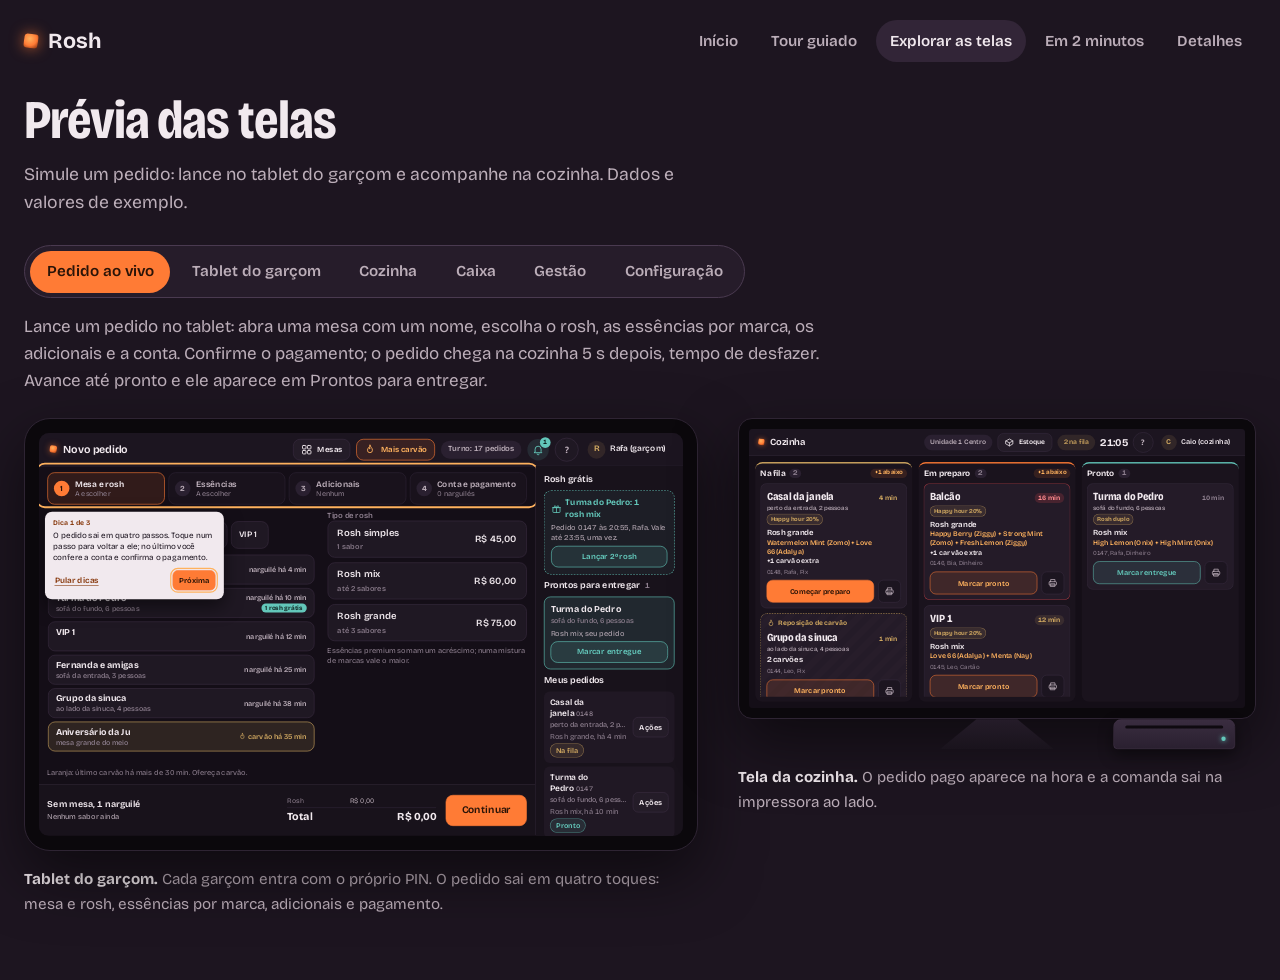
<file: previa.html>
<!doctype html>
<html lang="pt-BR">
<head>
  <meta charset="utf-8">
  <meta name="viewport" content="width=device-width, initial-scale=1">
  <link rel="icon" href="data:image/svg+xml,%3Csvg xmlns='http://www.w3.org/2000/svg' viewBox='0 0 32 32'%3E%3Crect width='32' height='32' rx='8' fill='%231d1520'/%3E%3Ccircle cx='16' cy='17' r='8' fill='%23ff7b35'/%3E%3C/svg%3E">
  <title>Rosh: prévia das telas</title>
  <meta name="description" content="Prévia interativa das telas do Rosh: tablet do garçom, cozinha, caixa, gestão e configuração.">
  <meta name="robots" content="noindex, nofollow">
  <script>
    if (/[?&]embutido=1/.test(location.search)) document.documentElement.classList.add('embutido');
  </script>
  <link rel="preconnect" href="https://fonts.googleapis.com">
  <link rel="preconnect" href="https://fonts.gstatic.com" crossorigin>
  <link rel="stylesheet" href="https://fonts.googleapis.com/css2?family=Bricolage+Grotesque:opsz,wdth,wght@12..96,75..100,200..800&family=IBM+Plex+Mono:wght@400;600&display=swap">
  <link rel="stylesheet" href="assets/base.css">
  <link rel="stylesheet" href="assets/previa.css">
  <link rel="stylesheet" href="assets/previa-ui.css">
  <link rel="stylesheet" href="assets/previa-ui-acoes.css">
  <link rel="stylesheet" href="assets/previa-ui-pedido.css">
  <link rel="stylesheet" href="assets/previa-ui-essencias.css">
  <link rel="stylesheet" href="assets/previa-ui-caixa.css">
  <link rel="stylesheet" href="assets/previa-ui-paineis.css">
  <link rel="stylesheet" href="assets/previa-ui-gestao.css">
  <link rel="stylesheet" href="assets/previa-ui-config.css">
  <link rel="stylesheet" href="assets/previa-ui-estoque.css">
  <link rel="stylesheet" href="assets/previa-ui-v5.css">
  <link rel="stylesheet" href="assets/previa-ui-v5-paineis.css">
  <link rel="stylesheet" href="assets/previa-ui-apoio.css">
  <link rel="stylesheet" href="assets/previa-ui-mesas.css">
  <link rel="stylesheet" href="assets/previa-ui-celular.css">
  <link rel="stylesheet" href="assets/previa-pagina.css">
</head>
<body>

<header class="pv-topo">
  <a class="pv-marca" href="index.html"><span class="pv-marca__brasa" aria-hidden="true"></span>Rosh</a>
  <nav class="pv-nav" aria-label="Apresentação">
    <a href="index.html">Início</a>
    <a href="tour.html">Tour guiado</a>
    <a href="previa.html" aria-current="page">Explorar as telas</a>
    <a href="animacao.html">Em 2 minutos</a>
    <a href="especificacao.html">Detalhes</a>
  </nav>
</header>

<main class="pv-principal">
  <div class="pv-cabecalho">
    <h1 class="pv-titulo">Prévia das telas</h1>
    <p class="pv-lide">Simule um pedido: lance no tablet do garçom e acompanhe na cozinha. Dados e valores de exemplo.</p>
  </div>

  <div class="pv-abas" role="tablist" aria-label="Telas do sistema">
    <button class="pv-aba" type="button" role="tab" id="aba-ao-vivo" data-vista="ao-vivo" aria-selected="true" aria-controls="palco">Pedido ao vivo</button>
    <button class="pv-aba" type="button" role="tab" id="aba-tablet" data-vista="tablet" aria-selected="false" aria-controls="palco" tabindex="-1">Tablet do garçom</button>
    <button class="pv-aba" type="button" role="tab" id="aba-cozinha" data-vista="cozinha" aria-selected="false" aria-controls="palco" tabindex="-1">Cozinha</button>
    <button class="pv-aba" type="button" role="tab" id="aba-caixa" data-vista="caixa" aria-selected="false" aria-controls="palco" tabindex="-1">Caixa</button>
    <button class="pv-aba" type="button" role="tab" id="aba-gestao" data-vista="gestao" aria-selected="false" aria-controls="palco" tabindex="-1">Gestão</button>
    <button class="pv-aba" type="button" role="tab" id="aba-config" data-vista="config" aria-selected="false" aria-controls="palco" tabindex="-1">Configuração</button>
  </div>
  <p class="pv-dica" id="dica" aria-live="polite"></p>

  <div class="pv-palco" id="palco" role="tabpanel" aria-labelledby="aba-ao-vivo" data-vista="ao-vivo">

    <figure class="pv-item pv-item--tablet">
      <div class="aparelho aparelho--tablet" data-largura="1080" data-altura="675">
        <div class="aparelho__moldura">
          <div class="aparelho__janela"><div class="aparelho__tela" id="tela-tablet"></div></div>
        </div>
      </div>
      <figcaption class="pv-legenda"><strong>Tablet do garçom.</strong> Cada garçom entra com o próprio PIN. O pedido sai em quatro toques: mesa e rosh, essências por marca, adicionais e pagamento.</figcaption>
    </figure>

    <figure class="pv-item pv-item--cozinha">
      <div class="aparelho aparelho--monitor" data-largura="960" data-altura="540">
        <div class="aparelho__moldura">
          <div class="aparelho__janela"><div class="aparelho__tela" id="tela-cozinha"></div></div>
        </div>
        <div class="pv-impressora" id="impressora" aria-hidden="true">
          <div class="pv-impressora__saida"><div class="comanda pv-impressora__comanda" id="comanda-impressa"></div></div>
          <div class="pv-impressora__corpo"></div>
        </div>
      </div>
      <figcaption class="pv-legenda"><strong>Tela da cozinha.</strong> O pedido pago aparece na hora e a comanda sai na impressora ao lado.</figcaption>
    </figure>

    <figure class="pv-item pv-item--caixa">
      <div class="aparelho aparelho--monitor" data-largura="1080" data-altura="675">
        <div class="aparelho__moldura">
          <div class="aparelho__janela"><div class="aparelho__tela" id="tela-caixa"></div></div>
        </div>
      </div>
      <figcaption class="pv-legenda"><strong>Tela do caixa.</strong> Pedido no balcão com pagamento na hora, e o fechamento do turno de quem está no caixa.</figcaption>
    </figure>

    <figure class="pv-item pv-item--gestao">
      <div class="aparelho aparelho--janela" data-largura="1200" data-altura="1000">
        <div class="aparelho__moldura">
          <div class="aparelho__barra" aria-hidden="true"><p>Central Rosh, no navegador</p></div>
          <div class="aparelho__janela"><div class="aparelho__tela" id="tela-gestao"></div></div>
        </div>
      </div>
      <figcaption class="pv-legenda"><strong>Gestão no computador.</strong> O gerente vê a unidade; o master alterna para todas as unidades da rede.</figcaption>
    </figure>

    <figure class="pv-item pv-item--celular">
      <div class="aparelho aparelho--celular" data-largura="390" data-altura="780">
        <div class="aparelho__moldura">
          <div class="aparelho__janela"><div class="aparelho__tela" id="tela-celular"></div></div>
        </div>
      </div>
      <figcaption class="pv-legenda"><strong>Celular do dono.</strong> A gestão feita para a tela pequena: escolha a loja, veja os números e resolva os avisos.</figcaption>
    </figure>

    <figure class="pv-item pv-item--config">
      <div class="aparelho aparelho--janela" data-largura="1200" data-altura="780">
        <div class="aparelho__moldura">
          <div class="aparelho__barra" aria-hidden="true"><p>Central Rosh, no navegador</p></div>
          <div class="aparelho__janela"><div class="aparelho__tela" id="tela-config"></div></div>
        </div>
      </div>
      <figcaption class="pv-legenda"><strong>Configuração.</strong> Gerente e master cadastram marcas, essências, adicionais, tipos de rosh e promoções, e controlam o estoque em pacotes.</figcaption>
    </figure>

  </div>
</main>

<script src="assets/previa-catalogo.js"></script>
<script src="assets/previa-estado.js"></script>
<script src="assets/previa-estoque.js"></script>
<script src="assets/previa-mesas.js"></script>
<script src="assets/previa-cadastro.js"></script>
<script src="assets/previa-numeros.js"></script>
<script src="assets/previa-ui.js"></script>
<script src="assets/previa-form.js"></script>
<script src="assets/previa-acesso.js"></script>
<script src="assets/previa-avisos.js"></script>
<script src="assets/previa-essencias.js"></script>
<script src="assets/previa-mesa-escolha.js"></script>
<script src="assets/previa-construtor-conta.js"></script>
<script src="assets/previa-construtor.js"></script>
<script src="assets/previa-pedido-acoes.js"></script>
<script src="assets/previa-tablet-mesas.js"></script>
<script src="assets/previa-tablet.js"></script>
<script src="assets/previa-caixa.js"></script>
<script src="assets/previa-cozinha-estoque.js"></script>
<script src="assets/previa-cozinha.js"></script>
<script src="assets/previa-gestao-cartoes.js"></script>
<script src="assets/previa-gestao.js"></script>
<script src="assets/previa-gestao-celular.js"></script>
<script src="assets/previa-config-cardapio.js"></script>
<script src="assets/previa-config-estoque.js"></script>
<script src="assets/previa-config-precos.js"></script>
<script src="assets/previa-config-promos.js"></script>
<script src="assets/previa-config-mesas.js"></script>
<script src="assets/previa-config.js"></script>
<script src="assets/previa-dicas.js"></script>
<script src="assets/previa-app.js"></script>
<script src="assets/previa-altura.js"></script>
</body>
</html>
</file>
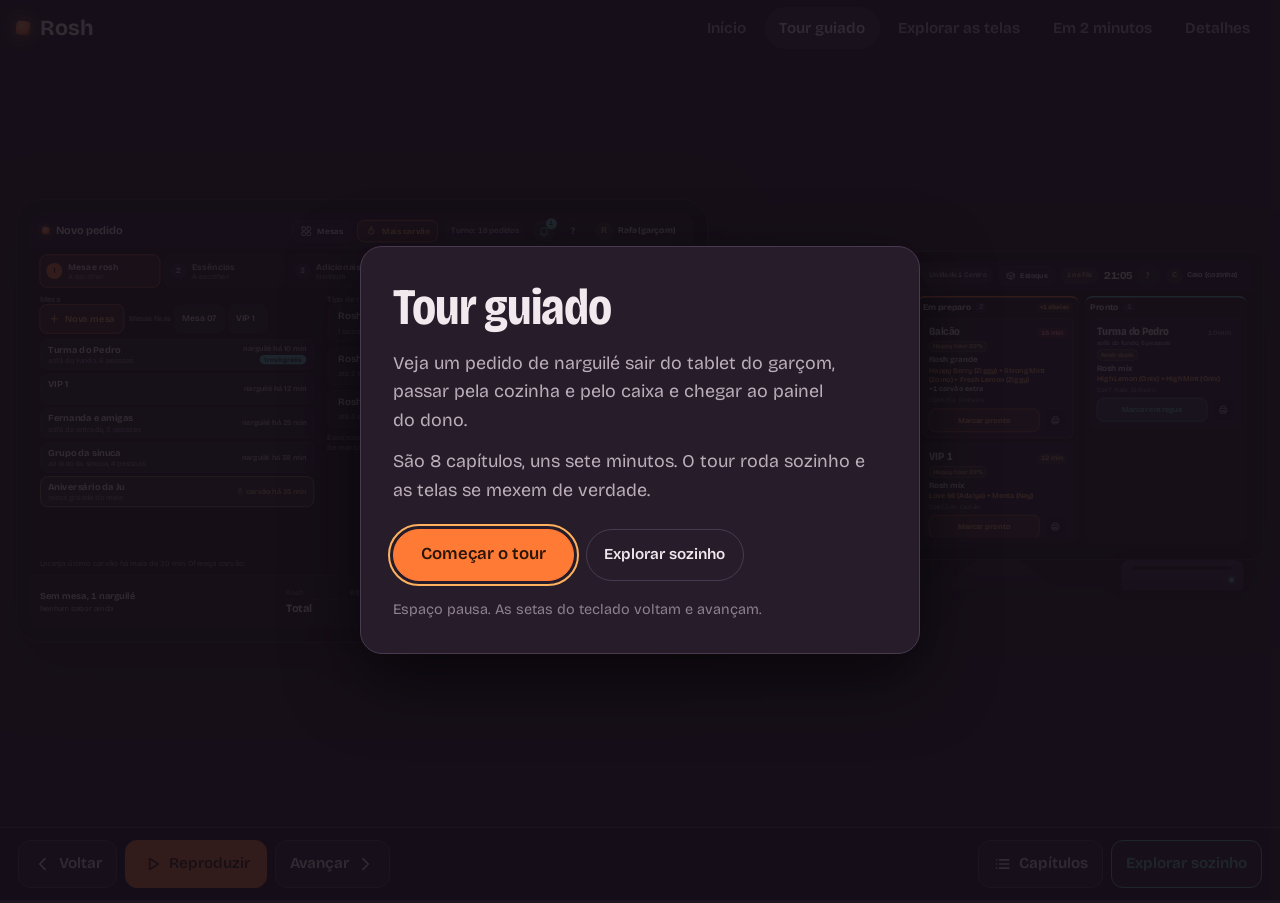
<file: tour.html>
<!doctype html>
<html lang="pt-BR" class="tour">
<head>
  <meta charset="utf-8">
  <meta name="viewport" content="width=device-width, initial-scale=1">
  <link rel="icon" href="data:image/svg+xml,%3Csvg xmlns='http://www.w3.org/2000/svg' viewBox='0 0 32 32'%3E%3Crect width='32' height='32' rx='8' fill='%231d1520'/%3E%3Ccircle cx='16' cy='17' r='8' fill='%23ff7b35'/%3E%3C/svg%3E">
  <title>Rosh: tour guiado</title>
  <meta name="description" content="Tour guiado do Rosh: veja um pedido de narguilé ir do tablet do garçom até o painel do dono.">
  <meta name="robots" content="noindex, nofollow">
  <script>
    // Liga o modo tour nas telas (sem as dicas de primeiro uso)
    window.ROSH_TOUR = true;
  </script>
  <link rel="preconnect" href="https://fonts.googleapis.com">
  <link rel="preconnect" href="https://fonts.gstatic.com" crossorigin>
  <link rel="stylesheet" href="https://fonts.googleapis.com/css2?family=Bricolage+Grotesque:opsz,wdth,wght@12..96,75..100,200..800&family=IBM+Plex+Mono:wght@400;600&display=swap">
  <link rel="stylesheet" href="assets/base.css">
  <link rel="stylesheet" href="assets/previa.css">
  <link rel="stylesheet" href="assets/previa-ui.css">
  <link rel="stylesheet" href="assets/previa-ui-acoes.css">
  <link rel="stylesheet" href="assets/previa-ui-pedido.css">
  <link rel="stylesheet" href="assets/previa-ui-essencias.css">
  <link rel="stylesheet" href="assets/previa-ui-caixa.css">
  <link rel="stylesheet" href="assets/previa-ui-paineis.css">
  <link rel="stylesheet" href="assets/previa-ui-gestao.css">
  <link rel="stylesheet" href="assets/previa-ui-config.css">
  <link rel="stylesheet" href="assets/previa-ui-estoque.css">
  <link rel="stylesheet" href="assets/previa-ui-v5.css">
  <link rel="stylesheet" href="assets/previa-ui-v5-paineis.css">
  <link rel="stylesheet" href="assets/previa-ui-apoio.css">
  <link rel="stylesheet" href="assets/previa-ui-mesas.css">
  <link rel="stylesheet" href="assets/previa-ui-celular.css">
  <link rel="stylesheet" href="assets/previa-pagina.css">
  <link rel="stylesheet" href="assets/previa-tour.css">
  <link rel="stylesheet" href="assets/previa-tour-controles.css">
  <link rel="stylesheet" href="assets/previa-tour-estreito.css">
</head>
<body>

<header class="pv-topo">
  <a class="pv-marca" href="index.html"><span class="pv-marca__brasa" aria-hidden="true"></span>Rosh</a>
  <nav class="pv-nav" aria-label="Apresentação">
    <a href="index.html">Início</a>
    <a href="tour.html" aria-current="page">Tour guiado</a>
    <a href="previa.html">Explorar as telas</a>
    <a href="animacao.html">Em 2 minutos</a>
    <a href="especificacao.html">Detalhes</a>
  </nav>
</header>

<main class="pv-principal">
  <div class="pv-cabecalho">
    <h1 class="pv-titulo">Tour guiado</h1>
    <p class="pv-lide">Simule um pedido: lance no tablet do garçom e acompanhe na cozinha. Dados e valores de exemplo.</p>
  </div>

  <div class="pv-abas" role="tablist" aria-label="Telas do sistema">
    <button class="pv-aba" type="button" role="tab" id="aba-ao-vivo" data-vista="ao-vivo" aria-selected="true" aria-controls="palco">Pedido ao vivo</button>
    <button class="pv-aba" type="button" role="tab" id="aba-tablet" data-vista="tablet" aria-selected="false" aria-controls="palco" tabindex="-1">Tablet do garçom</button>
    <button class="pv-aba" type="button" role="tab" id="aba-cozinha" data-vista="cozinha" aria-selected="false" aria-controls="palco" tabindex="-1">Cozinha</button>
    <button class="pv-aba" type="button" role="tab" id="aba-caixa" data-vista="caixa" aria-selected="false" aria-controls="palco" tabindex="-1">Caixa</button>
    <button class="pv-aba" type="button" role="tab" id="aba-gestao" data-vista="gestao" aria-selected="false" aria-controls="palco" tabindex="-1">Gestão</button>
    <button class="pv-aba" type="button" role="tab" id="aba-config" data-vista="config" aria-selected="false" aria-controls="palco" tabindex="-1">Configuração</button>
  </div>
  <p class="pv-dica" id="dica" aria-live="polite"></p>

  <div class="pv-palco" id="palco" role="tabpanel" aria-labelledby="aba-ao-vivo" data-vista="ao-vivo">

    <figure class="pv-item pv-item--tablet">
      <div class="aparelho aparelho--tablet" data-largura="1080" data-altura="675">
        <div class="aparelho__moldura">
          <div class="aparelho__janela"><div class="aparelho__tela" id="tela-tablet"></div></div>
        </div>
      </div>
      <figcaption class="pv-legenda"><strong>Tablet do garçom.</strong> Cada garçom entra com o próprio PIN. O pedido sai em quatro toques: mesa e rosh, essências por marca, adicionais e pagamento.</figcaption>
    </figure>

    <figure class="pv-item pv-item--cozinha">
      <div class="aparelho aparelho--monitor" data-largura="960" data-altura="540">
        <div class="aparelho__moldura">
          <div class="aparelho__janela"><div class="aparelho__tela" id="tela-cozinha"></div></div>
        </div>
        <div class="pv-impressora" id="impressora" aria-hidden="true">
          <div class="pv-impressora__saida"><div class="comanda pv-impressora__comanda" id="comanda-impressa"></div></div>
          <div class="pv-impressora__corpo"></div>
        </div>
      </div>
      <figcaption class="pv-legenda"><strong>Tela da cozinha.</strong> O pedido pago aparece na hora e a comanda sai na impressora ao lado.</figcaption>
    </figure>

    <figure class="pv-item pv-item--caixa">
      <div class="aparelho aparelho--monitor" data-largura="1080" data-altura="675">
        <div class="aparelho__moldura">
          <div class="aparelho__janela"><div class="aparelho__tela" id="tela-caixa"></div></div>
        </div>
      </div>
      <figcaption class="pv-legenda"><strong>Tela do caixa.</strong> Pedido no balcão com pagamento na hora, e o fechamento do turno de quem está no caixa.</figcaption>
    </figure>

    <figure class="pv-item pv-item--gestao">
      <div class="aparelho aparelho--janela" data-largura="1200" data-altura="1000">
        <div class="aparelho__moldura">
          <div class="aparelho__barra" aria-hidden="true"><p>Central Rosh, no navegador</p></div>
          <div class="aparelho__janela"><div class="aparelho__tela" id="tela-gestao"></div></div>
        </div>
      </div>
      <figcaption class="pv-legenda"><strong>Gestão no computador.</strong> O gerente vê a unidade; o master alterna para todas as unidades da rede.</figcaption>
    </figure>

    <figure class="pv-item pv-item--celular">
      <div class="aparelho aparelho--celular" data-largura="390" data-altura="780">
        <div class="aparelho__moldura">
          <div class="aparelho__janela"><div class="aparelho__tela" id="tela-celular"></div></div>
        </div>
      </div>
      <figcaption class="pv-legenda"><strong>Celular do dono.</strong> A gestão feita para a tela pequena: escolha a loja, veja os números e resolva os avisos.</figcaption>
    </figure>

    <figure class="pv-item pv-item--config">
      <div class="aparelho aparelho--janela" data-largura="1200" data-altura="780">
        <div class="aparelho__moldura">
          <div class="aparelho__barra" aria-hidden="true"><p>Central Rosh, no navegador</p></div>
          <div class="aparelho__janela"><div class="aparelho__tela" id="tela-config"></div></div>
        </div>
      </div>
      <figcaption class="pv-legenda"><strong>Configuração.</strong> Gerente e master cadastram marcas, essências, adicionais, tipos de rosh e promoções, e controlam o estoque em pacotes.</figcaption>
    </figure>

  </div>
</main>

<script src="assets/previa-catalogo.js"></script>
<script src="assets/previa-estado.js"></script>
<script src="assets/previa-estoque.js"></script>
<script src="assets/previa-mesas.js"></script>
<script src="assets/previa-cadastro.js"></script>
<script src="assets/previa-numeros.js"></script>
<script src="assets/previa-ui.js"></script>
<script src="assets/previa-form.js"></script>
<script src="assets/previa-acesso.js"></script>
<script src="assets/previa-avisos.js"></script>
<script src="assets/previa-essencias.js"></script>
<script src="assets/previa-mesa-escolha.js"></script>
<script src="assets/previa-construtor-conta.js"></script>
<script src="assets/previa-construtor.js"></script>
<script src="assets/previa-pedido-acoes.js"></script>
<script src="assets/previa-tablet-mesas.js"></script>
<script src="assets/previa-tablet.js"></script>
<script src="assets/previa-caixa.js"></script>
<script src="assets/previa-cozinha-estoque.js"></script>
<script src="assets/previa-cozinha.js"></script>
<script src="assets/previa-gestao-cartoes.js"></script>
<script src="assets/previa-gestao.js"></script>
<script src="assets/previa-gestao-celular.js"></script>
<script src="assets/previa-config-cardapio.js"></script>
<script src="assets/previa-config-estoque.js"></script>
<script src="assets/previa-config-precos.js"></script>
<script src="assets/previa-config-promos.js"></script>
<script src="assets/previa-config-mesas.js"></script>
<script src="assets/previa-config.js"></script>
<script src="assets/previa-dicas.js"></script>
<script src="assets/previa-app.js"></script>
<script src="assets/previa-tour-acoes.js"></script>
<script src="assets/previa-tour-caps-1.js"></script>
<script src="assets/previa-tour-caps-2.js"></script>
<script src="assets/previa-tour-caps-3.js"></script>
<script src="assets/previa-tour-ui.js"></script>
<script src="assets/previa-tour.js"></script>
</body>
</html>
</file>
<file: assets/base.css>
/* Base visual compartilhada: especificacao.html e animacao.html */

:root {
  /* Ambiente do lounge */
  --fumo: #1d1520;
  --fumo-2: #261c2a;
  --fumo-3: #322537;
  --linha: #4a3a50;
  --texto: #f1e9ee;
  --texto-2: #bcaeb9;
  --texto-3: #8f8090;

  /* Cor com significado: brasa = loja, vidro = nuvem, latão = estrutura */
  --brasa: #ff7b35;
  --brasa-2: #ffb25e;
  --brasa-fundo: rgba(255, 123, 53, 0.12);
  --vidro: #63c7ba;
  --vidro-fundo: rgba(99, 199, 186, 0.12);
  --latao: #cfa760;
  --latao-fundo: rgba(207, 167, 96, 0.12);
  --recusa: #ec6a7d;
  --recusa-fundo: rgba(236, 106, 125, 0.12);

  /* Comanda térmica */
  --papel: #f7f3ec;
  --tinta: #221d22;

  --fonte: "Bricolage Grotesque", "Segoe UI", system-ui, sans-serif;
  --fonte-comanda: "IBM Plex Mono", "Consolas", monospace;

  --raio-s: 6px;
  --raio-m: 14px;
  --medida: 68ch;
}

*,
*::before,
*::after {
  box-sizing: border-box;
}

html {
  -webkit-text-size-adjust: 100%;
  scroll-behavior: smooth;
}

body {
  margin: 0;
  background: var(--fumo);
  color: var(--texto);
  font-family: var(--fonte);
  font-size: 1.0625rem;
  line-height: 1.6;
  font-optical-sizing: auto;
  -webkit-font-smoothing: antialiased;
}

h1,
h2,
h3,
h4 {
  font-family: var(--fonte);
  line-height: 1.12;
  margin: 0;
  text-wrap: balance;
}

p {
  margin: 0;
  text-wrap: pretty;
}

a {
  color: var(--brasa-2);
  text-decoration-thickness: 1px;
  text-underline-offset: 3px;
}

a:hover {
  color: var(--texto);
}

:focus-visible {
  outline: 2px solid var(--brasa-2);
  outline-offset: 3px;
  border-radius: 4px;
}

::selection {
  background: var(--brasa);
  color: var(--fumo);
}

.botao {
  display: inline-flex;
  align-items: center;
  gap: 0.5em;
  padding: 0.7em 1.15em;
  border-radius: 999px;
  border: 1px solid var(--linha);
  background: var(--fumo-2);
  color: var(--texto);
  font: 600 0.95rem/1 var(--fonte);
  text-decoration: none;
  cursor: pointer;
  transition: background-color 0.2s, border-color 0.2s;
}

.botao:hover {
  background: var(--fumo-3);
  border-color: var(--texto-3);
  color: var(--texto);
}

.botao--brasa {
  background: var(--brasa);
  border-color: var(--brasa);
  color: #2a1408;
}

.botao--brasa:hover {
  background: var(--brasa-2);
  border-color: var(--brasa-2);
  color: #2a1408;
}

/* Links entre as páginas da apresentação */
.topo__links {
  display: flex;
  flex-wrap: wrap;
  justify-content: flex-end;
  gap: 0.5rem;
}

@media (max-width: 600px) {
  .topo__links .botao {
    font-size: 0.8rem;
    padding: 0.55em 0.8em;
  }
}

/* Comanda térmica: o papel que sai na cozinha */
.comanda {
  width: 100%;
  max-width: 300px;
  background: var(--papel);
  color: var(--tinta);
  font-family: var(--fonte-comanda);
  font-size: 0.82rem;
  line-height: 1.45;
  padding: 1.1rem 1.15rem 1.4rem;
  box-shadow: 0 18px 40px rgba(0, 0, 0, 0.45);
  /* Borda serrilhada do corte da bobina */
  -webkit-mask: linear-gradient(#000 0 0) top / 100% calc(100% - 8px) no-repeat,
    conic-gradient(from -45deg at bottom, #0000, #000 1deg 89deg, #0000 90deg) bottom / 12px 8px repeat-x;
  mask: linear-gradient(#000 0 0) top / 100% calc(100% - 8px) no-repeat,
    conic-gradient(from -45deg at bottom, #0000, #000 1deg 89deg, #0000 90deg) bottom / 12px 8px repeat-x;
}

.comanda__mesa {
  font-size: 1.9rem;
  font-weight: 600;
  line-height: 1.1;
  text-align: center;
  margin: 0.35rem 0 0.2rem;
}

.comanda__centro {
  text-align: center;
}

.comanda__corte {
  border: 0;
  border-top: 1px dashed currentColor;
  opacity: 0.55;
  margin: 0.6rem 0;
}

.comanda__linha {
  display: flex;
  justify-content: space-between;
  gap: 1rem;
}

.comanda strong {
  font-weight: 600;
}

@media (prefers-reduced-motion: reduce) {
  html {
    scroll-behavior: auto;
  }

  *,
  *::before,
  *::after {
    animation-duration: 0.01ms !important;
    animation-iteration-count: 1 !important;
    transition-duration: 0.01ms !important;
  }
}
</file>
<file: assets/nav.css>
/* Navegação compartilhada entre as páginas da apresentação */

.nav {
  display: flex;
  flex-wrap: wrap;
  align-items: center;
  justify-content: space-between;
  gap: 0.75rem 1.5rem;
  max-width: 1240px;
  margin: 0 auto;
  padding: 1.1rem 1.5rem;
}

.nav__marca {
  display: inline-flex;
  align-items: center;
  gap: 0.6rem;
  color: var(--texto);
  text-decoration: none;
  font-weight: 700;
  font-size: 1.35rem;
  letter-spacing: -0.01em;
}

/* Carvão aceso: o símbolo da marca */
.nav__brasa {
  width: 14px;
  height: 14px;
  border-radius: 3px;
  background: radial-gradient(circle at 40% 35%, var(--brasa-2), var(--brasa) 55%, #7a2a0c);
  box-shadow: 0 0 14px rgba(255, 123, 53, 0.7);
  transform: rotate(8deg);
}

.nav__links {
  display: flex;
  flex-wrap: wrap;
  gap: 0.25rem;
  margin: 0;
  padding: 0;
  list-style: none;
}

.nav__link {
  display: inline-flex;
  align-items: center;
  min-height: 2.75rem;
  padding: 0 0.95em;
  border-radius: 999px;
  color: var(--texto-2);
  font-weight: 600;
  font-size: 0.95rem;
  text-decoration: none;
}

.nav__link:hover {
  color: var(--texto);
  background: var(--fumo-2);
}

.nav__link[aria-current="page"] {
  color: var(--texto);
  background: var(--fumo-3);
}

@media (max-width: 600px) {
  .nav {
    padding: 0.9rem 1rem;
  }

  .nav__link {
    padding: 0 0.7em;
    font-size: 0.88rem;
  }
}

@media print {
  .nav__links {
    display: none;
  }
}
</file>
<file: assets/inicio.css>
/* Página inicial: a história de uma noite no lounge. Telinhas em inicio-telas.css; seções finais em inicio-secoes.css */

.pagina {
  max-width: 1120px;
  margin: 0 auto;
  padding: 0 1.5rem;
}

/* Abertura */
.abre {
  display: grid;
  grid-template-columns: minmax(0, 1.25fr) minmax(0, 0.75fr);
  gap: 3rem;
  align-items: start;
  padding: 3.5rem 0 4.5rem;
}

.abre__titulo {
  font-size: clamp(2.3rem, 4.8vw, 4rem);
  font-weight: 700;
  font-variation-settings: "wdth" 82;
  letter-spacing: -0.02em;
  line-height: 1.02;
}

.abre__lide {
  margin-top: 1.5rem;
  max-width: 54ch;
  font-size: 1.2rem;
  color: var(--texto-2);
}

.abre__acoes {
  display: flex;
  flex-wrap: wrap;
  gap: 0.75rem;
  margin-top: 2rem;
}

/* Impressora com a comanda saindo: o elemento marcante da página */
.imp {
  display: flex;
  flex-direction: column;
  align-items: center;
  padding-top: 0.5rem;
}

.imp__corpo {
  position: relative;
  z-index: 2;
  width: 100%;
  max-width: 340px;
  height: 92px;
  border-radius: 18px 18px 8px 8px;
  background: linear-gradient(180deg, #3a2d40, #2a2030);
  border: 1px solid var(--linha);
  box-shadow: inset 0 1px 0 rgba(255, 255, 255, 0.06);
}

.imp__nome {
  position: absolute;
  top: 14px;
  left: 22px;
  font-size: 0.8rem;
  color: var(--texto-3);
}

.imp__luz {
  position: absolute;
  top: 18px;
  right: 22px;
  width: 8px;
  height: 8px;
  border-radius: 50%;
  background: var(--vidro);
  box-shadow: 0 0 10px var(--vidro);
}

.imp__fenda {
  position: absolute;
  left: 18px;
  right: 18px;
  bottom: 14px;
  height: 6px;
  border-radius: 3px;
  background: #0f0a10;
}

.imp__saida {
  display: flex;
  justify-content: center;
  width: 100%;
  max-width: 300px;
  margin-top: -18px;
  padding-bottom: 40px;
  overflow: hidden;
}

.imp__saida .comanda {
  animation: sair-papel 2.6s steps(26, end) 0.5s both;
}

/* Nome de mesa em vez de número: letra grande, mas cabendo numa linha da bobina */
.comanda__mesa--nome {
  font-size: 1.5rem;
}

@keyframes sair-papel {
  from {
    transform: translateY(-100%);
  }
  to {
    transform: translateY(0);
  }
}

/* Partes da página */
.parte {
  padding: 4.5rem 0;
  border-top: 1px solid var(--linha);
}

.parte__titulo {
  font-size: clamp(1.9rem, 3.6vw, 2.7rem);
  font-weight: 700;
  font-variation-settings: "wdth" 82;
  letter-spacing: -0.02em;
}

.parte__lide {
  margin-top: 0.9rem;
  max-width: 60ch;
  font-size: 1.12rem;
  color: var(--texto-2);
}

.parte__nota {
  margin-top: 0.6rem;
  font-size: 0.9rem;
  color: var(--texto-3);
}

/* Listas de pontos curtos, com um fio colorido que diz o tom */
.pontos {
  display: grid;
  grid-template-columns: repeat(auto-fit, minmax(240px, 1fr));
  gap: 1.75rem 2.5rem;
  margin: 2.25rem 0 0;
  padding: 0;
  list-style: none;
}

.pontos li {
  padding-left: 1.1rem;
  border-left: 2px solid var(--latao);
}

.pontos--dor li {
  border-left-color: var(--recusa);
}

.pontos--loja li {
  border-left-color: var(--brasa);
}

/* Quatro pontos ficam melhor em dois pares do que em 3 + 1 */
.pontos--pares {
  grid-template-columns: repeat(2, minmax(0, 1fr));
  max-width: 860px;
}

.pontos strong {
  display: block;
  font-size: 1.1rem;
  font-weight: 650;
}

.pontos span {
  display: block;
  margin-top: 0.3rem;
  color: var(--texto-2);
}

/* A noite: sequência real, marcada pelo relógio */
.noite {
  margin: 2.75rem 0 0;
  padding: 0;
  list-style: none;
}

.passo {
  position: relative;
  display: grid;
  grid-template-columns: 5rem minmax(0, 1fr) minmax(0, 340px);
  gap: 1.5rem 2rem;
  align-items: start;
  padding-bottom: 3rem;
}

.passo::before {
  content: "";
  position: absolute;
  left: 1.5rem;
  top: 2rem;
  bottom: 0.4rem;
  border-left: 2px solid var(--linha);
}

.passo:last-child {
  padding-bottom: 0;
}

.passo:last-child::before {
  display: none;
}

.passo__hora {
  font-size: 1.05rem;
  font-weight: 650;
  font-variant-numeric: tabular-nums;
  color: var(--latao);
}

.passo__titulo {
  font-size: 1.35rem;
  font-weight: 650;
  letter-spacing: -0.01em;
}

.passo__texto {
  margin-top: 0.45rem;
  max-width: 46ch;
  color: var(--texto-2);
}

@media (max-width: 900px) {
  .abre {
    grid-template-columns: minmax(0, 1fr);
    gap: 2rem;
    padding-top: 2rem;
  }

  .passo {
    grid-template-columns: 4rem minmax(0, 1fr);
  }

  .passo .tela {
    grid-column: 2;
  }

  .passo::before {
    left: 1.2rem;
  }
}

@media (max-width: 600px) {
  body {
    font-size: 1rem;
  }

  .pagina {
    padding: 0 1rem;
  }

  .pontos--pares {
    grid-template-columns: minmax(0, 1fr);
  }

  .parte {
    padding: 3.25rem 0;
  }

  .passo {
    grid-template-columns: minmax(0, 1fr);
    gap: 0.6rem;
    padding-bottom: 2.5rem;
  }

  .passo .tela {
    grid-column: 1;
    margin-top: 0.4rem;
  }

  .passo::before {
    display: none;
  }
}
</file>
<file: assets/inicio-secoes.css>
/* Página inicial: dono, internet, instalação, etapas, perguntas e rodapé */

/* O que o dono ganha */
.dono {
  display: grid;
  grid-template-columns: 250px minmax(0, 1fr);
  gap: 3rem;
  align-items: start;
  margin-top: 2.25rem;
}

.dono .pontos {
  margin-top: 0;
}

/* Loja e nuvem quando a internet cai */
.elo {
  display: grid;
  grid-template-columns: minmax(0, 1fr) 150px minmax(0, 1fr);
  align-items: center;
  max-width: 760px;
  margin-top: 2.25rem;
}

.elo__lado {
  padding: 1.1rem 1.2rem;
  border-radius: var(--raio-m);
  border: 1px solid;
}

.elo__lado--loja {
  border-color: var(--brasa);
  background: var(--brasa-fundo);
}

.elo__lado--nuvem {
  border-color: var(--vidro);
  background: var(--vidro-fundo);
}

.elo__lado strong {
  display: block;
  font-size: 1.1rem;
}

.elo__lado span {
  display: block;
  margin-top: 0.25rem;
  font-size: 0.93rem;
  color: var(--texto-2);
}

.elo__fio {
  position: relative;
  height: 2px;
  background: repeating-linear-gradient(90deg, var(--recusa) 0 8px, transparent 8px 14px);
}

.elo__fio::after {
  content: "sem internet";
  position: absolute;
  left: 50%;
  top: 0.6rem;
  transform: translateX(-50%);
  white-space: nowrap;
  font-size: 0.82rem;
  color: var(--recusa);
}

/* Passos numerados: instalação e etapas são sequências de verdade */
.numerados {
  display: grid;
  grid-template-columns: repeat(auto-fit, minmax(210px, 1fr));
  gap: 1.75rem;
  margin: 2.25rem 0 0;
  padding: 0;
  list-style: none;
  counter-reset: n;
}

.numerados li {
  counter-increment: n;
}

.numerados li::before {
  content: counter(n);
  display: grid;
  place-items: center;
  width: 2.3rem;
  height: 2.3rem;
  margin-bottom: 0.8rem;
  border-radius: 50%;
  border: 2px solid var(--latao);
  font-weight: 700;
  color: var(--latao);
}

.numerados strong {
  display: block;
  font-size: 1.12rem;
  font-weight: 650;
}

.numerados span {
  display: block;
  margin-top: 0.3rem;
  color: var(--texto-2);
}

.subtitulo {
  margin-top: 2.75rem;
  font-size: 1.2rem;
  font-weight: 650;
}

.etiquetas {
  display: flex;
  flex-wrap: wrap;
  gap: 0.5rem;
  margin: 0.9rem 0 0;
  padding: 0;
  list-style: none;
}

.etiquetas li {
  padding: 0.4rem 0.85rem;
  border-radius: 999px;
  border: 1px solid var(--linha);
  background: var(--fumo-2);
  font-size: 0.93rem;
}

.etiquetas--nova li:last-child {
  border-style: dashed;
  border-color: var(--brasa);
  color: var(--brasa-2);
}

/* Perguntas frequentes */
.faq {
  max-width: 780px;
  margin-top: 2rem;
  border-top: 1px solid var(--linha);
}

.faq details {
  border-bottom: 1px solid var(--linha);
}

.faq summary {
  padding: 1.05rem 0;
  font-size: 1.1rem;
  font-weight: 650;
  cursor: pointer;
}

.faq summary::marker {
  color: var(--latao);
}

.faq p {
  padding: 0 0 1.2rem 1.15rem;
  max-width: 64ch;
  color: var(--texto-2);
}

.fecho {
  display: flex;
  flex-wrap: wrap;
  gap: 0.75rem;
  margin-top: 2rem;
}

.pe {
  display: flex;
  flex-wrap: wrap;
  justify-content: space-between;
  gap: 0.75rem 2rem;
  padding: 2.25rem 0 3.5rem;
  border-top: 1px solid var(--linha);
  font-size: 0.92rem;
  color: var(--texto-3);
}

.pe nav {
  display: flex;
  flex-wrap: wrap;
  gap: 0.4rem 1.25rem;
}

@media (max-width: 900px) {
  .dono {
    grid-template-columns: minmax(0, 1fr);
    gap: 2rem;
  }
}

@media (max-width: 600px) {
  .elo {
    grid-template-columns: minmax(0, 1fr);
    gap: 2.2rem;
  }

  .elo__fio {
    width: 2px;
    height: 2.2rem;
    margin: -1.6rem auto;
    background: repeating-linear-gradient(180deg, var(--recusa) 0 8px, transparent 8px 14px);
  }

  .elo__fio::after {
    left: 1rem;
    top: 0.5rem;
    transform: none;
  }
}
</file>
<file: assets/inicio-telas.css>
/* Página inicial: telinhas que ilustram cada passo da noite (recortes das telas do Rosh) */

.tela {
  margin: 0;
}

.tela__vidro {
  padding: 0.9rem;
  border-radius: 16px;
  border: 1px solid var(--linha);
  background: #150f17;
  box-shadow: 0 14px 30px rgba(0, 0, 0, 0.35);
  font-size: 0.86rem;
  line-height: 1.35;
}

.tela figcaption {
  margin-top: 0.55rem;
  font-size: 0.85rem;
  color: var(--texto-3);
}

.t-rotulo {
  margin: 0 0 0.45rem;
  font-size: 0.8rem;
  color: var(--texto-3);
}

.t-rotulo + .t-rotulo,
.t-bloco + .t-rotulo {
  margin-top: 0.75rem;
}

/* Mesa nova (nome e descrição) e a lista de mesas abertas */
.t-campo {
  padding: 0.45rem 0.65rem;
  border-radius: 8px;
  border: 1px solid var(--linha);
  background: var(--fumo-2);
}

.t-campo + .t-campo {
  margin-top: 0.4rem;
}

.t-campo--ativo {
  border-color: var(--brasa);
}

.t-campo small {
  display: block;
  font-size: 0.72rem;
  color: var(--texto-3);
}

.t-abertas {
  display: grid;
  gap: 0.4rem;
}

.t-aberta {
  display: grid;
  grid-template-columns: minmax(0, 1fr) auto;
  gap: 0.05rem 0.75rem;
  padding: 0.5rem 0.65rem;
  border-radius: 8px;
  border: 1px solid var(--linha);
  background: var(--fumo-2);
}

.t-aberta span {
  grid-column: 1;
  font-size: 0.8rem;
  color: var(--texto-2);
}

.t-aberta small {
  grid-column: 2;
  grid-row: 1 / span 2;
  align-self: center;
  font-size: 0.74rem;
  color: var(--texto-3);
  white-space: nowrap;
}

.t-aberta--carvao {
  border-color: var(--latao);
  background: var(--latao-fundo);
}

.t-aberta--carvao small {
  color: var(--latao);
}

.t-abertas + .t-botao {
  margin-top: 0.6rem;
}

/* A descrição da mesa aparece só nas telas, nunca na comanda */
.t-cartao .t-onde {
  margin-top: 0.05rem;
  font-size: 0.78rem;
  color: var(--texto-3);
}

.t-linha--onde {
  margin-bottom: 0.3rem;
  padding-bottom: 0.45rem;
  border-bottom: 1px solid var(--linha);
  color: var(--texto-2);
}

/* Marcas e sabores */
.t-marcas {
  display: grid;
  grid-template-columns: repeat(3, minmax(0, 1fr));
  gap: 0.4rem;
}

.t-marca {
  padding: 0.85rem 0.5rem 0.45rem;
  border-radius: 8px;
  font-weight: 700;
  color: #fff;
}

.t-marca--zomo {
  background: #1f7a5c;
}

.t-marca--ziggy {
  background: #e3a233;
  color: #2b1d05;
}

.t-marca--adalya {
  background: #b9334a;
}

.t-chips {
  display: flex;
  flex-wrap: wrap;
  gap: 0.35rem;
}

.t-chip {
  padding: 0.3rem 0.65rem;
  border-radius: 999px;
  border: 1px solid var(--brasa);
  background: var(--brasa-fundo);
  color: var(--brasa-2);
  font-weight: 600;
}

.t-chip--falta {
  border-color: var(--linha);
  background: transparent;
  color: var(--texto-3);
  text-decoration: line-through;
}

/* Linhas de valor e ações */
.t-linha {
  display: flex;
  justify-content: space-between;
  gap: 1rem;
  padding: 0.22rem 0;
  font-variant-numeric: tabular-nums;
}

.t-linha--desconto {
  color: var(--vidro);
}

.t-linha--total {
  margin-top: 0.35rem;
  padding-top: 0.5rem;
  border-top: 1px solid var(--linha);
  font-size: 1.05rem;
  font-weight: 700;
}

.t-botao {
  margin-top: 0.7rem;
  padding: 0.7rem 0.6rem;
  border-radius: 10px;
  background: var(--brasa);
  color: #2a1408;
  font-weight: 700;
  text-align: center;
}

.t-botao--vidro {
  border: 1px solid var(--vidro);
  background: var(--vidro-fundo);
  color: var(--vidro);
}

.t-qtd {
  display: flex;
  align-items: center;
  justify-content: space-between;
  gap: 0.75rem;
  padding: 0.5rem 0.65rem;
  border-radius: 10px;
  border: 1px solid var(--linha);
  background: var(--fumo-2);
}

.t-qtd__botoes {
  display: flex;
  align-items: center;
  gap: 0.55rem;
  font-weight: 700;
}

.t-qtd__botoes span {
  display: grid;
  place-items: center;
  width: 1.7rem;
  height: 1.7rem;
  border-radius: 6px;
  border: 1px solid var(--linha);
}

.t-qtd__botoes span:last-child {
  border-color: var(--brasa);
  color: var(--brasa-2);
}

.t-promo {
  display: flex;
  justify-content: space-between;
  gap: 0.75rem;
  margin-top: 0.5rem;
  padding: 0.5rem 0.65rem;
  border-radius: 10px;
  border: 1px solid var(--vidro);
  background: var(--vidro-fundo);
  color: var(--vidro);
  font-weight: 600;
}

/* Cartões: pedido na cozinha, aviso e crédito */
.t-cartao {
  padding: 0.7rem 0.8rem;
  border-radius: 10px;
  border: 1px solid var(--linha);
  border-left: 3px solid var(--latao);
  background: var(--fumo-2);
}

.t-cartao--vidro {
  border-color: var(--vidro);
  border-left-color: var(--vidro);
  background: var(--vidro-fundo);
}

.t-cartao__topo {
  display: flex;
  justify-content: space-between;
  align-items: baseline;
  gap: 0.75rem;
}

.t-cartao__topo b {
  font-size: 1.15rem;
}

.t-cartao p {
  margin-top: 0.2rem;
  color: var(--texto-2);
}

.t-cartao .t-destaque {
  color: var(--brasa-2);
  font-weight: 600;
}

.t-estado {
  padding: 0.12rem 0.55rem;
  border-radius: 999px;
  border: 1px solid var(--latao);
  background: var(--latao-fundo);
  color: var(--latao);
  font-size: 0.76rem;
  font-weight: 600;
  white-space: nowrap;
}

.t-estado--vidro {
  border-color: var(--vidro);
  background: var(--vidro-fundo);
  color: var(--vidro);
}

.tela .comanda {
  max-width: 260px;
  margin: 0 auto;
  font-size: 0.78rem;
}

/* Celular do dono */
.cel {
  margin: 0;
}

.cel__corpo {
  padding: 0.9rem 0.8rem 1.1rem;
  border-radius: 28px;
  border: 2px solid #3a2d40;
  background: #150f17;
  box-shadow: 0 18px 36px rgba(0, 0, 0, 0.4);
  font-size: 0.86rem;
}

.cel__topo {
  display: flex;
  justify-content: space-between;
  align-items: center;
  margin-bottom: 0.7rem;
  font-weight: 700;
}

.cel__sino {
  position: relative;
  display: grid;
  place-items: center;
  width: 2rem;
  height: 2rem;
  border-radius: 50%;
  border: 1px solid var(--linha);
}

.cel__sino svg {
  width: 1rem;
  height: 1rem;
}

.cel__sino b {
  position: absolute;
  top: -0.3rem;
  right: -0.3rem;
  display: grid;
  place-items: center;
  min-width: 1.1rem;
  height: 1.1rem;
  border-radius: 999px;
  background: var(--recusa);
  color: #2b0a10;
  font-size: 0.7rem;
}

.cel__numero {
  padding: 0.7rem 0.8rem;
  border-radius: 12px;
  border: 1px solid var(--brasa);
  background: var(--brasa-fundo);
}

.cel__numero b {
  display: block;
  font-size: 1.5rem;
  font-variant-numeric: tabular-nums;
}

.cel__numero span {
  color: var(--texto-2);
}

.cel__aviso {
  margin-top: 0.5rem;
  padding: 0.55rem 0.7rem;
  border-radius: 10px;
  border: 1px solid var(--linha);
  border-left: 3px solid var(--recusa);
  background: var(--fumo-2);
}

.cel__aviso--baixo {
  border-left-color: var(--latao);
}

.cel__aviso small {
  display: block;
  color: var(--texto-3);
}

.cel figcaption {
  margin-top: 0.6rem;
  font-size: 0.85rem;
  color: var(--texto-3);
  text-align: center;
}

@media (max-width: 900px) {
  .cel {
    max-width: 250px;
  }
}
</file>
<file: assets/animacao.css>
/* Página da animação: layout, controles e estilos do palco SVG */

.pagina {
  max-width: 1440px;
  margin: 0 auto;
  padding: 20px clamp(16px, 3vw, 40px) 48px;
}

.topo {
  display: flex;
  flex-wrap: wrap;
  align-items: center;
  justify-content: space-between;
  gap: 12px 24px;
  padding: 4px 0 22px;
}

.marca {
  display: flex;
  flex-wrap: wrap;
  align-items: baseline;
  gap: 4px 16px;
  font-weight: 400;
}

.marca__nome {
  font-size: 2.1rem;
  font-weight: 760;
  font-stretch: 82%;
  letter-spacing: -0.015em;
  color: var(--brasa);
}

.marca__desc {
  font-size: 1.5rem;
  font-weight: 600;
  font-stretch: 90%;
  color: var(--texto);
}

.apresentacao {
  display: grid;
  grid-template-columns: minmax(0, 1fr);
  grid-template-areas: "palco" "legenda" "cenas";
  gap: 28px;
}

@media (min-width: 1000px) {
  .apresentacao {
    grid-template-columns: minmax(0, 1fr) 340px;
    grid-template-areas: "palco legenda" "cenas cenas";
    gap: 28px 36px;
  }

  .legenda {
    position: sticky;
    top: 24px;
  }
}

.palco-area {
  grid-area: palco;
  min-width: 0;
}

.palco {
  position: relative;
  aspect-ratio: 5 / 3;
  border: 1px solid var(--linha);
  border-radius: var(--raio-m);
  overflow: hidden;
  background:
    radial-gradient(120% 70% at 50% 118%, rgba(255, 123, 53, 0.15), transparent 62%),
    var(--fumo-2);
}

.palco__fumaca,
.palco > svg {
  position: absolute;
  inset: 0;
  width: 100%;
  height: 100%;
  display: block;
}

.narracao {
  min-height: 3.3em;
  margin-top: 16px;
  font-size: 1.15rem;
  line-height: 1.45;
  color: var(--texto);
  transition: opacity 0.25s;
}

.narracao.trocando {
  opacity: 0.2;
}

.narracao-lista {
  margin: 16px 0 0;
  padding-left: 1.4em;
  color: var(--texto);
  display: grid;
  gap: 6px;
}

.narracao-lista li::marker {
  color: var(--latao);
  font-weight: 700;
}

.controles {
  display: flex;
  flex-wrap: wrap;
  gap: 10px;
  margin-top: 14px;
}

.controles .botao:disabled {
  opacity: 0.4;
  cursor: not-allowed;
}

.controles .botao:disabled:hover {
  background: var(--fumo-2);
  border-color: var(--linha);
}

.controles .botao svg {
  width: 15px;
  height: 15px;
  fill: none;
  stroke: currentColor;
  stroke-width: 1.8;
  stroke-linecap: round;
  stroke-linejoin: round;
}

#btn-tocar .icone-tocar {
  fill: currentColor;
  display: none;
}

#btn-tocar.parado .icone-tocar {
  display: inline;
}

#btn-tocar.parado .icone-pausar {
  display: none;
}

.legenda {
  grid-area: legenda;
  align-self: start;
  padding-left: 20px;
  border-left: 2px solid var(--latao);
}

.legenda__contagem {
  color: var(--latao);
  font-weight: 600;
  font-size: 0.95rem;
}

.legenda__titulo {
  margin-top: 6px;
  font-size: clamp(1.6rem, 2.4vw, 2.1rem);
  font-weight: 720;
  font-stretch: 88%;
  letter-spacing: -0.01em;
}

.legenda__texto {
  margin-top: 12px;
  color: var(--texto-2);
}

.legenda__beneficios {
  margin: 18px 0 0;
  padding: 0;
  list-style: none;
  display: grid;
  gap: 10px;
}

.legenda__beneficios li {
  position: relative;
  padding-left: 22px;
  line-height: 1.45;
}

.legenda__beneficios li::before {
  content: "";
  position: absolute;
  left: 2px;
  top: 0.55em;
  width: 9px;
  height: 9px;
  border-radius: 50%;
  background: var(--brasa);
  box-shadow: 0 0 10px rgba(255, 123, 53, 0.6);
}

.cenas {
  grid-area: cenas;
}

.cenas ol {
  list-style: none;
  margin: 0;
  padding: 0;
  display: grid;
  grid-template-columns: repeat(auto-fill, minmax(150px, 1fr));
  gap: 10px;
}

@media (min-width: 1000px) {
  .cenas ol {
    grid-template-columns: repeat(8, minmax(0, 1fr));
  }
}

.cena-btn {
  width: 100%;
  height: 100%;
  display: grid;
  grid-template-rows: auto 1fr auto;
  gap: 6px;
  padding: 10px 12px 12px;
  text-align: left;
  font: inherit;
  font-size: 0.92rem;
  line-height: 1.3;
  color: var(--texto-2);
  background: transparent;
  border: 1px solid var(--linha);
  border-radius: var(--raio-s);
  cursor: pointer;
  transition: border-color 0.2s, background-color 0.2s, color 0.2s;
}

.cena-btn:hover {
  background: var(--fumo-2);
  color: var(--texto);
}

.cena-btn[aria-current="step"] {
  border-color: var(--brasa);
  background: var(--brasa-fundo);
  color: var(--texto);
}

.cena-btn__num {
  font-weight: 700;
  color: var(--latao);
}

.cena-btn__barra {
  height: 3px;
  border-radius: 2px;
  background: var(--fumo-3);
  overflow: hidden;
}

.cena-btn__barra span {
  display: block;
  height: 100%;
  width: 0;
  background: var(--brasa);
}

.movimento-reduzido #btn-tocar,
.movimento-reduzido .cena-btn__barra {
  display: none;
}

/* Navegação entre as páginas: marca a página atual */
.topo__links .botao[aria-current="page"] {
  border-color: var(--brasa);
  background: var(--brasa-fundo);
  color: var(--texto);
}
</file>
<file: assets/animacao-palco.css>
/* Elementos do palco SVG */

.s-corpo {
  fill: var(--fumo-3);
  stroke: var(--linha);
  stroke-width: 2.5;
  transition: stroke 0.4s, fill 0.4s;
}

.s-tela {
  fill: #150f18;
}

.s-detalhe {
  fill: none;
  stroke: var(--linha);
  stroke-width: 2;
  stroke-linecap: round;
}

.aceso-brasa .s-corpo {
  stroke: var(--brasa);
  filter: url(#brilho);
}

.aceso-vidro .s-corpo {
  stroke: var(--vidro);
  fill: #1f2a30;
  filter: url(#brilho);
}

.falha .s-corpo {
  stroke: var(--recusa);
  fill: #3a1d26;
}

.bloqueado .s-corpo {
  stroke: var(--latao);
}

.apagado {
  opacity: 0.35;
  transition: opacity 0.4s;
}

.s-nuvem {
  fill: #1f2b30;
  stroke: var(--vidro);
  stroke-width: 2.5;
}

.aceso-nuvem .s-nuvem {
  filter: url(#brilho);
}

.s-rotulo {
  fill: var(--texto-2);
  font-size: 19px;
  font-weight: 500;
}

.s-rotulo--forte {
  fill: var(--texto);
  font-weight: 650;
}

.s-rotulo--pequeno {
  font-size: 15px;
}

.s-rotulo--latao {
  fill: var(--latao);
}

.s-camada-nome {
  font-size: 24px;
}

.s-numero-medio {
  fill: var(--texto);
  font-size: 40px;
  font-weight: 760;
  font-stretch: 85%;
}

.s-tela-texto {
  fill: var(--texto);
  font-size: 14px;
}

.s-tela-texto--fraco {
  fill: var(--texto-3);
}

.s-tela-texto--forte {
  font-weight: 700;
  font-size: 16px;
}

.s-tela-texto--negrito {
  font-weight: 700;
}

.s-tela-texto--mini {
  font-size: 12.5px;
}

.s-titulo-palco {
  fill: var(--texto);
  font-size: 68px;
  font-weight: 760;
  font-stretch: 82%;
  letter-spacing: -0.02em;
}

.s-numero {
  font-size: 64px;
  font-weight: 780;
  font-stretch: 80%;
}

.s-linha {
  fill: none;
  stroke-width: 3;
  stroke-linecap: round;
  transition: stroke 0.4s, opacity 0.4s;
}

.s-linha--latao { stroke: var(--latao); }
.s-linha--brasa { stroke: var(--brasa); }
.s-linha--vidro { stroke: var(--vidro); }
.s-linha--falha { stroke: var(--recusa); }
.s-linha--apagada { stroke: var(--linha); }
.s-linha--fina { stroke-width: 2; }
.s-tracejada { stroke-dasharray: 7 9; }

.s-token {
  filter: url(#brilho);
}

.s-preenche-brasa { fill: var(--brasa); }
.s-preenche-brasa2 { fill: var(--brasa-2); }
.s-preenche-vidro { fill: var(--vidro); }
.s-preenche-latao { fill: var(--latao); }
.s-preenche-falha { fill: var(--recusa); }
.s-preenche-texto { fill: var(--texto); }
.s-preenche-escuro { fill: #2a1408; }
.s-preenche-fumo { fill: var(--fumo); }

.s-contorno-brasa { fill: var(--brasa-fundo); stroke: var(--brasa); stroke-width: 2; }
.s-contorno-vidro { fill: var(--vidro-fundo); stroke: var(--vidro); stroke-width: 2; }
.s-contorno-latao { fill: var(--latao-fundo); stroke: var(--latao); stroke-width: 2; }
.s-contorno-falha { fill: var(--recusa-fundo); stroke: var(--recusa); stroke-width: 2; }
.s-contorno-linha { fill: var(--fumo-2); stroke: var(--linha); stroke-width: 2; }

.s-anel {
  fill: none;
  stroke-width: 3;
}

.s-anel--brasa { stroke: var(--brasa-2); }
.s-anel--vidro { stroke: var(--vidro); }
.s-anel--falha { stroke: var(--recusa); }

.s-papel { fill: var(--papel); }

.s-comanda-texto {
  fill: var(--tinta);
  font-family: var(--fonte-comanda);
  font-size: 11.5px;
}

.s-comanda-mesa {
  font-size: 22px;
  font-weight: 600;
}

.s-comanda--compacta .s-comanda-texto:not(.s-comanda-mesa) {
  font-size: 10.5px;
}

.s-comanda--compacta .s-comanda-mesa {
  font-size: 18px;
}
</file>
<file: assets/especificacao.css>
/* Documento de especificação: layout e componentes próprios */

.topo {
  display: flex;
  align-items: center;
  justify-content: space-between;
  gap: 1rem;
  max-width: 1240px;
  margin: 0 auto;
  padding: 1.25rem 1.5rem;
}

.marca {
  display: inline-flex;
  align-items: center;
  gap: 0.6rem;
  color: var(--texto);
  text-decoration: none;
  font-weight: 700;
  font-size: 1.35rem;
  letter-spacing: -0.01em;
}

/* Carvão aceso: o símbolo da marca */
.marca__brasa {
  width: 14px;
  height: 14px;
  border-radius: 3px;
  background: radial-gradient(circle at 40% 35%, var(--brasa-2), var(--brasa) 55%, #7a2a0c);
  box-shadow: 0 0 14px rgba(255, 123, 53, 0.7);
  transform: rotate(8deg);
}

/* Abertura */
.abertura {
  display: grid;
  grid-template-columns: minmax(0, 1.25fr) minmax(0, 0.75fr);
  gap: 3rem;
  align-items: start;
  max-width: 1240px;
  margin: 0 auto;
  padding: 3.5rem 1.5rem 4.5rem;
}

.abertura__titulo {
  font-size: clamp(2.3rem, 4.8vw, 4rem);
  font-weight: 700;
  font-variation-settings: "wdth" 82;
  letter-spacing: -0.02em;
  line-height: 1.02;
}

.abertura__lide {
  margin-top: 1.5rem;
  max-width: 56ch;
  font-size: 1.2rem;
  color: var(--texto-2);
}

.abertura__acoes {
  display: flex;
  flex-wrap: wrap;
  gap: 0.75rem;
  margin-top: 2rem;
}

.abertura__versao {
  margin-top: 2.25rem;
  font-size: 0.9rem;
  color: var(--texto-3);
}

/* Impressora térmica com a comanda saindo */
.impressora {
  display: flex;
  flex-direction: column;
  align-items: center;
  padding-top: 0.5rem;
}

.impressora__corpo {
  position: relative;
  z-index: 2;
  width: 100%;
  max-width: 340px;
  height: 92px;
  border-radius: 18px 18px 8px 8px;
  background: linear-gradient(180deg, #3a2d40, #2a2030);
  border: 1px solid var(--linha);
  box-shadow: inset 0 1px 0 rgba(255, 255, 255, 0.06);
}

.impressora__luz {
  position: absolute;
  top: 18px;
  right: 22px;
  width: 8px;
  height: 8px;
  border-radius: 50%;
  background: var(--vidro);
  box-shadow: 0 0 10px var(--vidro);
}

.impressora__nome {
  position: absolute;
  top: 14px;
  left: 22px;
  font-size: 0.8rem;
  color: var(--texto-3);
}

.impressora__fenda {
  position: absolute;
  left: 18px;
  right: 18px;
  bottom: 14px;
  height: 6px;
  border-radius: 3px;
  background: #0f0a10;
}

.impressora__saida {
  width: 100%;
  max-width: 300px;
  margin-top: -18px;
  overflow: hidden;
  padding: 0 0 40px;
  display: flex;
  justify-content: center;
}

.impressora__saida .comanda {
  animation: alimentar 2.6s steps(26, end) 0.5s both;
}

@keyframes alimentar {
  from {
    transform: translateY(-100%);
  }
  to {
    transform: translateY(0);
  }
}

.impressora__repetir {
  margin-top: -0.5rem;
  font-size: 0.85rem;
  padding: 0.5em 0.9em;
}

/* Layout do documento com índice lateral */
.leiaute {
  display: grid;
  grid-template-columns: 250px minmax(0, 1fr);
  gap: 4rem;
  max-width: 1240px;
  margin: 0 auto;
  padding: 0 1.5rem 6rem;
}

.indice {
  position: sticky;
  top: 1.5rem;
  align-self: start;
  max-height: calc(100vh - 3rem);
  overflow-y: auto;
  padding-right: 0.5rem;
  font-size: 0.93rem;
}

.indice summary {
  cursor: pointer;
  font-weight: 600;
  padding: 0.75rem 1rem;
  border: 1px solid var(--linha);
  border-radius: var(--raio-m);
  background: var(--fumo-2);
  list-style-position: inside;
}

.indice__grupo {
  margin: 0;
  padding: 0;
  list-style: none;
}

.indice__capitulo {
  margin-top: 1.4rem;
  color: var(--texto);
  font-weight: 600;
}

.indice__capitulo:first-child {
  margin-top: 0;
}

.indice__lista {
  margin: 0.4rem 0 0;
  padding: 0 0 0 0.9rem;
  list-style: none;
  border-left: 1px solid var(--linha);
}

.indice__lista a {
  display: block;
  padding: 0.22rem 0 0.22rem 0.75rem;
  margin-left: calc(-0.9rem - 1px);
  border-left: 2px solid transparent;
  color: var(--texto-2);
  text-decoration: none;
}

.indice__lista a:hover {
  color: var(--texto);
}

.indice__lista a[aria-current="true"] {
  color: var(--brasa-2);
  border-left-color: var(--brasa);
}

/* Capítulos e seções */
.capitulo {
  padding: 4.5rem 0 0.5rem;
  border-top: 1px solid var(--linha);
}

.capitulo:first-child {
  padding-top: 0.5rem;
  border-top: 0;
}

.capitulo__parte {
  color: var(--latao);
  font-weight: 600;
  font-size: 0.95rem;
}

.capitulo__titulo {
  margin-top: 0.4rem;
  font-size: clamp(2.2rem, 4.2vw, 3.3rem);
  font-weight: 700;
  font-variation-settings: "wdth" 82;
  letter-spacing: -0.02em;
}

.capitulo__resumo {
  margin-top: 1rem;
  max-width: var(--medida);
  color: var(--texto-2);
  font-size: 1.1rem;
}

.secao {
  padding-top: 3.5rem;
  scroll-margin-top: 1rem;
}

.secao > h3 {
  font-size: clamp(1.45rem, 2.4vw, 1.8rem);
  font-weight: 650;
  letter-spacing: -0.01em;
}

.secao > p,
.secao > ul,
.secao > ol {
  max-width: var(--medida);
}

.secao > * + * {
  margin-top: 1.1rem;
}

.secao h4 {
  font-size: 1.1rem;
  font-weight: 650;
}

.texto-2 {
  color: var(--texto-2);
}

.lista {
  padding-left: 1.2rem;
}

.lista li + li {
  margin-top: 0.45rem;
}

.lista li::marker {
  color: var(--latao);
}

.nota {
  max-width: var(--medida);
  padding: 1rem 1.2rem;
  border-left: 3px solid var(--latao);
  background: var(--latao-fundo);
  border-radius: 0 var(--raio-s) var(--raio-s) 0;
}

.nota--brasa {
  border-left-color: var(--brasa);
  background: var(--brasa-fundo);
}

/* Prévia interativa embutida, em faixa larga logo após a abertura */
.faixa-previa {
  max-width: 1240px;
  margin: 0 auto;
  padding: 0 1.5rem 5rem;
  scroll-margin-top: 1rem;
}

.faixa-previa__titulo {
  font-size: clamp(2rem, 3.6vw, 2.8rem);
  font-weight: 700;
  font-variation-settings: "wdth" 82;
  letter-spacing: -0.02em;
}

.faixa-previa__texto {
  margin-top: 0.9rem;
  max-width: var(--medida);
  color: var(--texto-2);
  font-size: 1.1rem;
}

.faixa-previa__acoes {
  margin-top: 1.25rem;
}

.previa-moldura {
  display: block;
  width: 100%;
  height: 900px;
  margin-top: 1.75rem;
  border: 1px solid var(--linha);
  border-radius: var(--raio-m);
  background: var(--fumo);
}

@media (max-width: 860px) {
  .previa-moldura {
    display: none;
  }
}

/* Compromissos do sistema */
.compromissos {
  display: grid;
  grid-template-columns: repeat(2, minmax(0, 1fr));
  gap: 1.75rem 2.5rem;
  margin: 2rem 0 0;
  padding: 0;
}

.compromissos div {
  padding-left: 1.1rem;
  border-left: 2px solid var(--latao);
}

.compromissos dt {
  font-weight: 650;
  font-size: 1.12rem;
}

.compromissos dd {
  margin: 0.35rem 0 0;
  color: var(--texto-2);
}

/* Mapa do sistema */
.mapa {
  margin-top: 2rem;
}

.mapa__nuvem,
.mapa__loja {
  border-radius: var(--raio-m);
  padding: 1.25rem 1.4rem;
}

.mapa__nuvem {
  border: 1px solid var(--vidro);
  background: var(--vidro-fundo);
}

.mapa__loja {
  border: 1px solid var(--brasa);
  background: var(--brasa-fundo);
}

.mapa__rotulo {
  font-weight: 650;
  font-size: 1.1rem;
}

.mapa__rotulo small {
  display: block;
  font-weight: 400;
  font-size: 0.9rem;
  color: var(--texto-2);
}

.mapa__itens {
  display: flex;
  flex-wrap: wrap;
  gap: 0.5rem;
  margin: 0.9rem 0 0;
  padding: 0;
  list-style: none;
}

.mapa__itens li {
  padding: 0.35rem 0.75rem;
  border-radius: 999px;
  background: var(--fumo);
  border: 1px solid var(--linha);
  font-size: 0.9rem;
}

.mapa__elo {
  display: flex;
  align-items: center;
  gap: 0.9rem;
  margin-left: 2.2rem;
  padding: 0.9rem 0;
  font-size: 0.92rem;
  color: var(--texto-2);
}

.mapa__elo::before {
  content: "";
  align-self: stretch;
  min-height: 48px;
  border-left: 2px dashed var(--vidro);
}

.mapa__interno {
  display: grid;
  grid-template-columns: minmax(0, 1fr) minmax(0, 0.9fr) minmax(0, 1fr);
  gap: 1.5rem;
  align-items: center;
  margin-top: 1.1rem;
}

.mapa__grupo {
  padding: 0.9rem 1rem;
  border-radius: var(--raio-s);
  background: var(--fumo);
  border: 1px solid var(--linha);
}

.mapa__grupo + .mapa__grupo {
  margin-top: 0.75rem;
}

.mapa__grupo h4 {
  font-size: 0.95rem;
  font-weight: 600;
  color: var(--texto-2);
}

.mapa__grupo ul {
  margin: 0.4rem 0 0;
  padding-left: 1.1rem;
}

.mapa__grupo li::marker {
  color: var(--brasa);
}

.mapa__caixinha {
  position: relative;
  padding: 1.3rem 1.1rem;
  border-radius: var(--raio-m);
  background: var(--fumo-3);
  border: 2px solid var(--brasa);
  box-shadow: 0 0 36px rgba(255, 123, 53, 0.22);
  text-align: center;
}

.mapa__caixinha strong {
  display: block;
  font-size: 1.15rem;
}

.mapa__caixinha span {
  display: block;
  margin-top: 0.35rem;
  font-size: 0.9rem;
  color: var(--texto-2);
}

/* Linhas de ligação entre os blocos da loja (desktop) */
.mapa__caixinha::before,
.mapa__caixinha::after {
  content: "";
  position: absolute;
  top: 50%;
  width: 1.5rem;
  border-top: 2px solid var(--latao);
}

.mapa__caixinha::before {
  right: 100%;
}

.mapa__caixinha::after {
  left: 100%;
}

/* Etiqueta de quem age */
.quem {
  display: inline-block;
  padding: 0.12rem 0.6rem;
  border-radius: 999px;
  font-size: 0.82rem;
  font-weight: 600;
  background: var(--fumo-3);
  color: var(--texto-2);
  vertical-align: 0.1em;
}

.quem--brasa {
  background: var(--brasa-fundo);
  color: var(--brasa-2);
}

.quem--vidro {
  background: var(--vidro-fundo);
  color: var(--vidro);
}

/* Jornada do pedido: sequência real, por isso numerada */
.jornada {
  counter-reset: passo;
  margin: 2rem 0 0;
  padding: 0;
  list-style: none;
  max-width: 760px;
}

.jornada > li {
  counter-increment: passo;
  position: relative;
  padding: 0 0 2rem 3.6rem;
}

.jornada > li::before {
  content: counter(passo);
  position: absolute;
  left: 0;
  top: -0.1rem;
  display: grid;
  place-items: center;
  width: 2.3rem;
  height: 2.3rem;
  border-radius: 50%;
  background: var(--fumo-2);
  border: 2px solid var(--latao);
  font-weight: 700;
  color: var(--latao);
}

.jornada > li::after {
  content: "";
  position: absolute;
  left: calc(1.15rem - 1px);
  top: 2.4rem;
  bottom: 0.2rem;
  border-left: 2px solid var(--linha);
}

.jornada > li:last-child::after {
  display: none;
}

.jornada h4,
.jornada h5 {
  margin: 0;
  font-size: 1.15rem;
  font-weight: 650;
}

.secao > h4 {
  margin-top: 2.5rem;
  font-size: 1.2rem;
}

.jornada p {
  margin-top: 0.35rem;
  color: var(--texto-2);
}

.jornada .quem {
  margin-top: 0.5rem;
}

.desvio {
  margin-top: 0.9rem;
  padding: 0.85rem 1rem;
  border: 1px solid var(--recusa);
  background: var(--recusa-fundo);
  border-radius: var(--raio-s);
}

.desvio strong {
  color: var(--recusa);
}

/* Estados do pedido */
.estados {
  display: flex;
  flex-wrap: wrap;
  align-items: center;
  gap: 0.5rem 0.4rem;
  margin-top: 1.75rem;
}

.estado {
  padding: 0.5rem 0.9rem;
  border-radius: var(--raio-s);
  font-weight: 600;
  font-size: 0.95rem;
  border: 1px solid;
}

.estado--latao {
  color: var(--latao);
  border-color: var(--latao);
  background: var(--latao-fundo);
}

.estado--brasa {
  color: var(--brasa-2);
  border-color: var(--brasa);
  background: var(--brasa-fundo);
}

.estado--vidro {
  color: var(--vidro);
  border-color: var(--vidro);
  background: var(--vidro-fundo);
}

.estado--recusa {
  color: var(--recusa);
  border-color: var(--recusa);
  background: var(--recusa-fundo);
}

.estados__seta {
  width: 22px;
  height: 12px;
  color: var(--texto-3);
  flex: none;
}

.estados__ramos {
  display: flex;
  flex-wrap: wrap;
  gap: 1rem 2rem;
  margin-top: 1.25rem;
}

.estados__ramo {
  display: flex;
  align-items: center;
  gap: 0.6rem;
  font-size: 0.95rem;
  color: var(--texto-2);
}

/* Tabelas */
.tabela-rolagem {
  overflow-x: auto;
  margin-top: 1.5rem;
  border: 1px solid var(--linha);
  border-radius: var(--raio-m);
}

.tabela {
  width: 100%;
  border-collapse: collapse;
  font-size: 0.97rem;
}

.tabela caption {
  text-align: left;
  padding: 0.9rem 1rem 0;
  color: var(--texto-3);
  font-size: 0.88rem;
}

.tabela th,
.tabela td {
  padding: 0.85rem 1rem;
  text-align: left;
  vertical-align: top;
  border-bottom: 1px solid var(--linha);
}

.tabela thead th {
  font-size: 0.88rem;
  font-weight: 600;
  color: var(--texto-2);
  background: var(--fumo-2);
}

.tabela tbody tr:last-child > * {
  border-bottom: 0;
}

.tabela tbody th {
  font-weight: 650;
  white-space: nowrap;
}

.tabela td small {
  display: block;
  margin-top: 0.2rem;
  color: var(--texto-3);
}

/* Bloco com comanda ao lado do texto */
.lado-a-lado {
  display: grid;
  grid-template-columns: minmax(0, 1fr) 300px;
  gap: 2.5rem;
  align-items: start;
  margin-top: 1.5rem;
}

/* Dono de cada informação: loja x nuvem */
.donos {
  display: grid;
  grid-template-columns: minmax(0, 1fr) 150px minmax(0, 1fr);
  gap: 1rem;
  align-items: stretch;
  margin-top: 1.75rem;
}

.dono {
  padding: 1.2rem 1.3rem;
  border-radius: var(--raio-m);
  background: var(--fumo-2);
  border-top: 3px solid;
}

.dono--loja {
  border-color: var(--brasa);
}

.dono--nuvem {
  border-color: var(--vidro);
}

.dono h4 {
  font-size: 1.1rem;
}

.dono p {
  margin-top: 0.3rem;
  font-size: 0.93rem;
  color: var(--texto-2);
}

.dono ul {
  margin: 0.8rem 0 0;
  padding-left: 1.1rem;
}

.dono--loja li::marker {
  color: var(--brasa);
}

.dono--nuvem li::marker {
  color: var(--vidro);
}

.donos__fluxo {
  display: flex;
  flex-direction: column;
  justify-content: center;
  gap: 1.25rem;
  font-size: 0.88rem;
  color: var(--texto-2);
  text-align: center;
}

.donos__seta {
  display: block;
  width: 100%;
  height: 14px;
  margin-bottom: 0.3rem;
}

/* Linguagem em destaque */
.linguagem {
  display: grid;
  grid-template-columns: minmax(0, 0.8fr) minmax(0, 1.2fr);
  gap: 2rem;
  align-items: center;
  margin-top: 1.75rem;
  padding: 1.75rem;
  border-radius: var(--raio-m);
  background: linear-gradient(135deg, var(--fumo-3), var(--fumo-2));
  border: 1px solid var(--linha);
}

.linguagem__nome {
  font-size: clamp(2.2rem, 5vw, 3.4rem);
  font-weight: 750;
  font-variation-settings: "wdth" 78;
  letter-spacing: -0.02em;
  line-height: 1;
}

.linguagem__onde {
  margin-top: 0.9rem;
  color: var(--texto-2);
}

.linguagem ul {
  margin: 0;
  padding-left: 1.1rem;
}

.linguagem li + li {
  margin-top: 0.55rem;
}

.linguagem li::marker {
  color: var(--brasa);
}

/* Modelos de arquitetura e dados */
.fichas {
  display: grid;
  grid-template-columns: repeat(auto-fit, minmax(230px, 1fr));
  gap: 1rem;
  margin-top: 1.5rem;
}

.fichas--4 {
  grid-template-columns: repeat(4, minmax(0, 1fr));
}

.fichas--3 {
  grid-template-columns: repeat(3, minmax(0, 1fr));
}

.ficha {
  padding: 1.1rem 1.2rem;
  border-radius: var(--raio-s);
  background: var(--fumo-2);
  border: 1px solid var(--linha);
}

.ficha h4 {
  font-size: 1.02rem;
}

.ficha p {
  margin-top: 0.35rem;
  font-size: 0.93rem;
  color: var(--texto-2);
}

.grupo-dados + .grupo-dados {
  margin-top: 2rem;
}

.grupo-dados > h4 {
  padding-bottom: 0.5rem;
  border-bottom: 1px solid var(--latao);
  color: var(--latao);
  font-size: 1rem;
}

.grupo-dados .fichas {
  margin-top: 1rem;
}

.campos {
  margin: 0.5rem 0 0;
  padding: 0;
  list-style: none;
  font-size: 0.88rem;
  color: var(--texto-2);
}

.campos li + li {
  margin-top: 0.15rem;
}

/* Etapas de construção */
.secao > .etapas {
  max-width: none;
}

.etapa li::marker {
  color: var(--latao);
}

.etapas {
  display: grid;
  grid-template-columns: repeat(3, minmax(0, 1fr));
  gap: 1.25rem;
  margin: 2rem 0 0;
  padding: 0;
  list-style: none;
  counter-reset: etapa;
}

.etapa {
  counter-increment: etapa;
  position: relative;
  padding: 1.4rem 1.3rem;
  border-radius: var(--raio-m);
  background: var(--fumo-2);
  border: 1px solid var(--linha);
}

.etapa::before {
  content: "Etapa " counter(etapa);
  display: block;
  color: var(--latao);
  font-weight: 600;
  font-size: 0.92rem;
}

.etapa h4 {
  margin-top: 0.3rem;
  font-size: 1.25rem;
}

.etapa ul {
  margin: 0.8rem 0 0;
  padding-left: 1.1rem;
  font-size: 0.95rem;
}

.etapa li + li {
  margin-top: 0.3rem;
}

.etapa__ganho {
  margin-top: 1rem;
  padding-top: 0.8rem;
  border-top: 1px solid var(--linha);
  font-size: 0.93rem;
  color: var(--texto-2);
}

.etapa__ganho strong {
  color: var(--texto);
}

/* Glossário */
.glossario {
  display: grid;
  grid-template-columns: 180px minmax(0, 1fr);
  margin: 1.5rem 0 0;
  max-width: 820px;
}

.glossario dt,
.glossario dd {
  padding: 0.75rem 0;
  border-bottom: 1px solid var(--linha);
}

.glossario dt {
  font-weight: 650;
  padding-right: 1rem;
}

.glossario dd {
  margin: 0;
  color: var(--texto-2);
}

.rodape {
  max-width: 1240px;
  margin: 0 auto;
  padding: 2.5rem 1.5rem 3.5rem;
  border-top: 1px solid var(--linha);
  display: flex;
  flex-wrap: wrap;
  justify-content: space-between;
  gap: 1rem;
  color: var(--texto-3);
  font-size: 0.92rem;
}

@media (min-width: 1081px) {
  .indice summary {
    display: none;
  }
}

/* Tablet */
@media (max-width: 1080px) {
  .leiaute {
    grid-template-columns: minmax(0, 1fr);
    gap: 0;
  }

  .indice {
    position: static;
    max-height: none;
    overflow: visible;
    padding: 0;
  }

  .indice__grupo {
    padding: 1.2rem 1rem 0.5rem;
  }

  .linguagem {
    grid-template-columns: minmax(0, 1fr);
  }

  .fichas--4 {
    grid-template-columns: repeat(2, minmax(0, 1fr));
  }
}

@media (max-width: 600px) {
  .fichas--4,
  .fichas--3 {
    grid-template-columns: minmax(0, 1fr);
  }
}

@media (max-width: 860px) {
  .abertura {
    grid-template-columns: minmax(0, 1fr);
    gap: 1.5rem;
    padding-top: 2rem;
  }

  .mapa__interno {
    grid-template-columns: minmax(0, 1fr);
    gap: 1rem;
  }

  .mapa__caixinha::before,
  .mapa__caixinha::after {
    left: 50%;
    width: 0;
    height: 1rem;
    border-top: 0;
    border-left: 2px solid var(--latao);
  }

  .mapa__caixinha::before {
    top: auto;
    right: auto;
    bottom: 100%;
  }

  .mapa__caixinha::after {
    top: 100%;
  }

  .lado-a-lado {
    grid-template-columns: minmax(0, 1fr);
  }

  .lado-a-lado .comanda {
    justify-self: center;
  }

  .donos {
    grid-template-columns: minmax(0, 1fr);
  }

  /* Empilhado: nuvem em cima, loja embaixo, setas verticais */
  .dono--nuvem {
    order: 1;
  }

  .donos__fluxo {
    order: 2;
    flex-direction: row;
    justify-content: center;
    gap: 2rem;
  }

  .dono--loja {
    order: 3;
  }

  .donos__seta {
    display: none;
  }

  .donos__sobe::before,
  .donos__desce::before {
    display: block;
    font-size: 1.4rem;
    line-height: 1;
    margin-bottom: 0.25rem;
  }

  .donos__sobe::before {
    content: "↑";
    color: var(--brasa);
  }

  .donos__desce::before {
    content: "↓";
    color: var(--vidro);
  }

  .etapas {
    grid-template-columns: minmax(0, 1fr);
  }
}

/* Celular */
@media (max-width: 600px) {
  body {
    font-size: 1rem;
  }

  .topo,
  .abertura,
  .faixa-previa,
  .leiaute,
  .rodape {
    padding-left: 1rem;
    padding-right: 1rem;
  }

  .topo .botao {
    font-size: 0.85rem;
    padding: 0.6em 0.9em;
  }

  .compromissos {
    grid-template-columns: minmax(0, 1fr);
  }

  .mapa__elo {
    margin-left: 1.2rem;
  }

  .jornada > li {
    padding-left: 3rem;
  }

  .glossario {
    grid-template-columns: minmax(0, 1fr);
  }

  .glossario dt {
    padding-bottom: 0;
    border-bottom: 0;
  }

  .glossario dd {
    padding-top: 0.25rem;
  }

  /* Tabelas viram fichas empilhadas, com o rótulo de cada coluna */
  .tabela thead {
    display: none;
  }

  .tabela,
  .tabela caption,
  .tabela tbody,
  .tabela tr,
  .tabela th,
  .tabela td {
    display: block;
    width: 100%;
  }

  .tabela caption {
    padding-bottom: 0.4rem;
  }

  .tabela tr {
    padding: 1rem;
    border-bottom: 1px solid var(--linha);
  }

  .tabela tbody tr:last-child {
    border-bottom: 0;
  }

  .tabela th,
  .tabela td {
    padding: 0;
    border-bottom: 0;
  }

  .tabela tbody th {
    white-space: normal;
    font-size: 1.05rem;
  }

  .tabela td {
    margin-top: 0.55rem;
  }

  .tabela td[data-rotulo]::before {
    content: attr(data-rotulo);
    display: block;
    font-size: 0.8rem;
    font-weight: 600;
    color: var(--texto-3);
  }
}

@media print {
  :root {
    --fumo: #fff;
    --fumo-2: #fff;
    --fumo-3: #f3f0f2;
    --linha: #d9d0d6;
    --texto: #1d1520;
    --texto-2: #3e3342;
    --texto-3: #6b5f6c;
  }

  .topo .botao,
  .abertura__acoes,
  .impressora__repetir,
  .indice {
    display: none;
  }

  .leiaute {
    grid-template-columns: minmax(0, 1fr);
  }

  .capitulo {
    break-before: page;
  }
}

/* Nome de mesa mais longo que um número: letra um pouco menor para caber na bobina */
.comanda__mesa--nome {
  font-size: 1.35rem;
}
</file>
<file: assets/previa.css>
/* Prévia das telas: página, abas, molduras dos aparelhos e impressora */

.pv-topo {
  display: flex;
  align-items: center;
  justify-content: space-between;
  gap: 1rem;
  max-width: 1440px;
  margin: 0 auto;
  padding: 1.25rem 1.5rem;
}

.pv-marca {
  display: inline-flex;
  align-items: center;
  gap: 0.6rem;
  color: var(--texto);
  text-decoration: none;
  font-weight: 700;
  font-size: 1.35rem;
}

.pv-marca__brasa {
  width: 14px;
  height: 14px;
  border-radius: 3px;
  background: radial-gradient(circle at 40% 35%, var(--brasa-2), var(--brasa) 55%, #7a2a0c);
  box-shadow: 0 0 14px rgba(255, 123, 53, 0.7);
  transform: rotate(8deg);
}

.pv-links {
  display: flex;
  flex-wrap: wrap;
  gap: 0.5rem;
}

.pv-principal {
  max-width: 1440px;
  margin: 0 auto;
  padding: 0.5rem 1.5rem 4rem;
}

.pv-titulo {
  font-size: clamp(2.1rem, 4.4vw, 3.4rem);
  font-weight: 700;
  font-variation-settings: "wdth" 82;
  letter-spacing: -0.02em;
}

.pv-lide {
  margin-top: 0.6rem;
  max-width: 62ch;
  font-size: 1.1rem;
  color: var(--texto-2);
}

.pv-abas {
  display: flex;
  gap: 0.3rem;
  width: fit-content;
  max-width: 100%;
  margin-top: 1.75rem;
  padding: 0.3rem;
  overflow-x: auto;
  border: 1px solid var(--linha);
  border-radius: 999px;
  background: var(--fumo-2);
  scrollbar-width: none;
}

.pv-aba {
  flex: none;
  min-height: 42px;
  padding: 0 1.05rem;
  border: 0;
  border-radius: 999px;
  background: transparent;
  color: var(--texto-2);
  font: 600 0.95rem/1 var(--fonte);
  cursor: pointer;
}

.pv-aba:hover {
  color: var(--texto);
}

.pv-aba[aria-selected="true"] {
  background: var(--brasa);
  color: #2a1408;
}

.pv-dica {
  margin-top: 0.9rem;
  max-width: 75ch;
  color: var(--texto-2);
}

.pv-palco {
  display: grid;
  grid-template-columns: minmax(0, 1fr);
  gap: 2.5rem;
  align-items: start;
  margin-top: 1.5rem;
}

.pv-palco[data-vista="ao-vivo"] {
  grid-template-columns: minmax(0, 1.3fr) minmax(0, 1fr);
}

.pv-item {
  display: none;
  min-width: 0;
  margin: 0;
}

.pv-palco[data-vista="ao-vivo"] .pv-item--tablet,
.pv-palco[data-vista="ao-vivo"] .pv-item--cozinha,
.pv-palco[data-vista="tablet"] .pv-item--tablet,
.pv-palco[data-vista="cozinha"] .pv-item--cozinha,
.pv-palco[data-vista="caixa"] .pv-item--caixa,
.pv-palco[data-vista="gestao"] .pv-item--gestao,
.pv-palco[data-vista="config"] .pv-item--config {
  display: block;
}

/* Vista de uma tela só: no máximo o tamanho real do desenho */
.pv-palco:not([data-vista="ao-vivo"]) .pv-item {
  justify-self: center;
  width: 100%;
}

.pv-palco[data-vista="tablet"] .pv-item--tablet {
  max-width: 1110px;
}

.pv-palco[data-vista="caixa"] .pv-item--caixa {
  max-width: 1102px;
}

.pv-palco[data-vista="cozinha"] .pv-item--cozinha {
  max-width: 982px;
}

.pv-palco[data-vista="gestao"] .pv-item--gestao,
.pv-palco[data-vista="config"] .pv-item--config {
  max-width: 1202px;
}

.pv-legenda {
  margin-top: 1rem;
  max-width: 68ch;
  font-size: 0.95rem;
  color: var(--texto-2);
}

.pv-legenda strong {
  color: var(--texto);
}

/* Aparelhos */
.aparelho {
  position: relative;
}

.aparelho__moldura {
  background: #0b080c;
  border: 1px solid #2e2433;
  box-shadow: 0 24px 60px rgba(0, 0, 0, 0.5);
}

.aparelho--tablet .aparelho__moldura {
  padding: 14px;
  border-radius: 26px;
}

.aparelho--monitor .aparelho__moldura {
  padding: 10px;
  border-radius: 14px;
}

.aparelho--monitor::after {
  content: "";
  display: block;
  width: 22%;
  height: 30px;
  margin: 0 auto;
  background: linear-gradient(#251c29, #19131c);
  clip-path: polygon(32% 0, 68% 0, 100% 100%, 0 100%);
}

.aparelho--janela .aparelho__moldura {
  overflow: hidden;
  border-radius: 12px;
}

.aparelho__barra {
  display: flex;
  align-items: center;
  height: 34px;
  padding: 0 14px;
  background: #1b141e;
  border-bottom: 1px solid #2e2433;
}

.aparelho__barra p {
  margin: 0 auto;
  padding: 0.2rem 0.9rem;
  border-radius: 999px;
  background: #110c13;
  color: var(--texto-3);
  font-size: 0.78rem;
}

.aparelho__janela {
  position: relative;
  overflow: hidden;
  border-radius: 10px;
  background: #140e17;
}

.aparelho--monitor .aparelho__janela,
.aparelho--janela .aparelho__janela {
  border-radius: 4px;
}

.aparelho--janela .aparelho__janela {
  border-radius: 0;
}

.aparelho__tela {
  position: absolute;
  top: 0;
  left: 0;
  transform-origin: 0 0;
}

/* Impressora da cozinha: a comanda sobe pela fenda */
.pv-impressora {
  position: absolute;
  right: 4%;
  bottom: 0;
  z-index: 3;
  width: 196px;
  height: 52px;
  transform: scale(var(--s-imp, 0.8));
  transform-origin: 100% 100%;
  pointer-events: none;
}

.pv-impressora__corpo {
  position: absolute;
  inset: auto 0 0 0;
  height: 48px;
  border-radius: 12px 12px 6px 6px;
  background: linear-gradient(180deg, #3a2d40, #2a2030);
  border: 1px solid var(--linha);
  box-shadow: 0 10px 24px rgba(0, 0, 0, 0.45);
}

.pv-impressora__corpo::before {
  content: "";
  position: absolute;
  left: 18px;
  right: 18px;
  top: 9px;
  height: 5px;
  border-radius: 3px;
  background: #0f0a10;
}

.pv-impressora__corpo::after {
  content: "";
  position: absolute;
  right: 14px;
  bottom: 12px;
  width: 7px;
  height: 7px;
  border-radius: 50%;
  background: var(--vidro);
  box-shadow: 0 0 8px var(--vidro);
}

.pv-impressora__saida {
  position: absolute;
  left: 20px;
  right: 20px;
  bottom: 38px;
  height: 320px;
  overflow: hidden;
  display: flex;
  align-items: flex-end;
}

.pv-impressora__comanda {
  max-width: none;
  width: 100%;
  padding: 10px 10px 14px;
  font-size: 10.5px;
  visibility: hidden;
  transform: translateY(105%);
}

.pv-impressora__comanda .comanda__mesa {
  font-size: 19px;
}

.pv-impressora--imprimindo .pv-impressora__comanda {
  visibility: visible;
  animation: pv-sair 1.5s steps(18, end) forwards;
}

.pv-impressora--saindo .pv-impressora__comanda {
  visibility: visible;
  transform: translateY(0);
  opacity: 0;
  transition: opacity 0.45s;
}

@keyframes pv-sair {
  from {
    transform: translateY(105%);
  }
  to {
    transform: translateY(0);
  }
}

/* Embutido na especificação: só as abas e o palco */
.embutido body {
  background: var(--fumo);
}

.embutido .pv-topo,
.embutido .pv-cabecalho {
  display: none;
}

.embutido .pv-principal {
  padding: 0.75rem 1rem 1.5rem;
}

.embutido .pv-abas {
  margin-top: 0;
}

.embutido .pv-palco {
  gap: 1.75rem;
  margin-top: 1rem;
}

.embutido .pv-legenda {
  margin-top: 0.7rem;
  font-size: 0.88rem;
}

@media (max-width: 980px) {
  .pv-palco[data-vista="ao-vivo"] {
    grid-template-columns: minmax(0, 1fr);
  }
}

@media (max-width: 600px) {
  .pv-topo,
  .pv-principal {
    padding-left: 1rem;
    padding-right: 1rem;
  }

  .pv-topo .botao {
    font-size: 0.85rem;
    padding: 0.55em 0.85em;
  }

  .pv-abas {
    border-radius: var(--raio-m);
  }

  .aparelho--tablet .aparelho__moldura {
    padding: 8px;
    border-radius: 16px;
  }

  .aparelho--monitor .aparelho__moldura {
    padding: 6px;
    border-radius: 10px;
  }
}

@media (prefers-reduced-motion: reduce) {
  .pv-impressora--imprimindo .pv-impressora__comanda {
    animation: none;
    transform: translateY(0);
  }
}
</file>
<file: assets/previa-ui.css>
/* Interface do Rosh: base, tablet do garçom e caixa (medidas em pixels do desenho) */

.ui {
  position: relative;
  display: flex;
  flex-direction: column;
  width: 100%;
  height: 100%;
  overflow: hidden;
  background: #140e17;
  color: var(--texto);
  font-family: var(--fonte);
  font-size: 15px;
  line-height: 1.35;
  font-variant-numeric: tabular-nums;
}

.ui p,
.ui h2,
.ui h3 {
  margin: 0;
}

.ui button {
  font-family: inherit;
}

.ui :focus-visible {
  outline: 2px solid var(--brasa-2);
  outline-offset: 2px;
}

.ui svg {
  width: 20px;
  height: 20px;
  flex: none;
  fill: none;
  stroke: currentColor;
  stroke-width: 1.8;
  stroke-linecap: round;
  stroke-linejoin: round;
}

/* Barra superior */
.ui-barra {
  flex: none;
  display: flex;
  align-items: center;
  justify-content: space-between;
  gap: 12px;
  height: 56px;
  padding: 0 18px;
  background: #1c1520;
  border-bottom: 1px solid #2f2535;
}

.ui-barra__marca,
.ui-barra__lado {
  display: flex;
  align-items: center;
  gap: 10px;
}

.ui-barra__titulo {
  font-size: 18px;
  font-weight: 650;
}

.ui-brasa {
  width: 12px;
  height: 12px;
  border-radius: 3px;
  background: radial-gradient(circle at 40% 35%, var(--brasa-2), var(--brasa) 55%, #7a2a0c);
  box-shadow: 0 0 10px rgba(255, 123, 53, 0.6);
  transform: rotate(8deg);
}

.ui-chip {
  display: inline-flex;
  align-items: center;
  height: 30px;
  padding: 0 12px;
  border-radius: 999px;
  background: #2a2030;
  color: var(--texto-2);
  font-size: 13px;
  font-weight: 600;
}

.ui-chip--aberto {
  background: var(--vidro-fundo);
  color: var(--vidro);
}

.ui-chip--latao {
  background: var(--latao-fundo);
  color: var(--latao);
}

.ui-usuario {
  display: inline-flex;
  align-items: center;
  gap: 8px;
  font-size: 14px;
  font-weight: 600;
}

.ui-usuario__avatar {
  display: grid;
  place-items: center;
  width: 30px;
  height: 30px;
  border-radius: 50%;
  background: var(--latao-fundo);
  color: var(--latao);
  font-size: 14px;
  font-weight: 700;
}

.ui-sino {
  position: relative;
  display: grid;
  place-items: center;
  width: 36px;
  height: 36px;
  border-radius: 50%;
  color: var(--texto-3);
}

.ui-sino--ativo {
  color: var(--vidro);
  background: var(--vidro-fundo);
}

.ui-sino__numero {
  position: absolute;
  top: -3px;
  right: -3px;
  display: grid;
  place-items: center;
  min-width: 18px;
  height: 18px;
  padding: 0 4px;
  border-radius: 9px;
  background: var(--vidro);
  color: #0e2421;
  font-size: 11px;
  font-weight: 700;
}

/* Corpo: montagem do pedido + coluna lateral */
.ui-corpo {
  flex: 1;
  min-height: 0;
  display: grid;
  grid-template-columns: minmax(0, 1fr) 248px;
  grid-template-rows: minmax(0, 1fr);
}

.ui-corpo > * {
  min-height: 0;
}

.ui-rotulo {
  margin: 0 0 8px;
  font-size: 13px;
  font-weight: 600;
  color: var(--texto-3);
}

.ui-contador {
  margin-left: auto;
  font-size: 13px;
  font-weight: 650;
  color: var(--texto-2);
  white-space: nowrap;
}

.ui-contador--cheio {
  color: var(--brasa-2);
}

.ui-grade {
  display: grid;
  gap: 8px;
}

.ui-grade--pagamento {
  grid-template-columns: repeat(3, minmax(0, 1fr));
}

.ui-pilha {
  display: flex;
  flex-direction: column;
  gap: 8px;
}

.ui-linha {
  display: flex;
  align-items: center;
  gap: 8px;
}

.ui-ajuda {
  margin-top: 8px !important;
  font-size: 12.5px;
  color: var(--texto-3);
}

.ui-oculto {
  position: absolute;
  width: 1px;
  height: 1px;
  overflow: hidden;
  clip: rect(0 0 0 0);
  white-space: nowrap;
}

.ui-link {
  min-height: 40px;
  padding: 0 2px;
  border: 0;
  background: none;
  color: var(--brasa-2);
  font-size: 13.5px;
  font-weight: 650;
  text-align: left;
  text-decoration: underline;
  text-underline-offset: 3px;
  cursor: pointer;
}

/* Opções tocáveis */
.ui-opcao {
  position: relative;
  min-height: 48px;
  padding: 0 10px;
  border: 1px solid #3a2d40;
  border-radius: 12px;
  background: #1f1823;
  color: var(--texto);
  font-size: 15px;
  font-weight: 600;
  text-align: center;
  cursor: pointer;
  transition: background-color 0.15s, border-color 0.15s;
}

.ui-opcao:hover:not(:disabled) {
  border-color: #5a4862;
}

.ui-opcao[aria-pressed="true"] {
  border-color: var(--brasa);
  background: var(--brasa-fundo);
  color: #ffd9c2;
}

.ui-opcao:disabled {
  opacity: 0.38;
  cursor: not-allowed;
}

.ui-opcao[aria-pressed="true"]:disabled {
  opacity: 0.85;
}

.ui-opcao--rosh {
  display: grid;
  grid-template-columns: minmax(0, 1fr) auto;
  align-items: center;
  min-height: 62px;
  padding: 6px 16px;
  text-align: left;
}

.ui-opcao__nome {
  font-size: 16px;
}

.ui-opcao__detalhe {
  grid-row: 2;
  font-size: 12.5px;
  font-weight: 500;
  color: var(--texto-3);
}

.ui-opcao__preco {
  grid-row: 1 / span 2;
  grid-column: 2;
  font-size: 16px;
}

.ui-opcao--pagamento {
  display: flex;
  align-items: center;
  justify-content: center;
  gap: 8px;
  min-height: 56px;
}
</file>
<file: assets/previa-ui-acoes.css>
/* Interface do Rosh: botões, coluna lateral e estados */

/* Botões */
.ui-botao {
  display: inline-flex;
  align-items: center;
  justify-content: center;
  gap: 8px;
  min-height: 48px;
  padding: 0 18px;
  border: 1px solid #3a2d40;
  border-radius: 12px;
  background: #241c28;
  color: var(--texto);
  font-size: 15px;
  font-weight: 650;
  cursor: pointer;
}

.ui-botao:hover:not(:disabled) {
  background: #2d2332;
}

.ui-botao--primario {
  border-color: var(--brasa);
  background: var(--brasa);
  color: #2a1408;
}

.ui-botao--primario:hover:not(:disabled) {
  border-color: var(--brasa-2);
  background: var(--brasa-2);
}

.ui-botao--primario:disabled {
  border-color: #3a2d40;
  background: #2a2130;
  color: #7d6f80;
  cursor: not-allowed;
}

.ui-botao--grande {
  min-height: 52px;
  padding: 0 26px;
  font-size: 17px;
}

.ui-botao--brasa {
  border-color: var(--brasa);
  background: var(--brasa-fundo);
  color: var(--brasa-2);
}

/* Sem pacote para abrir: não pode parecer uma ação disponível */
.ui-botao--brasa:disabled {
  border-color: var(--linha);
  background: transparent;
  color: var(--texto-3);
  cursor: not-allowed;
}

.ui-botao--vidro {
  border-color: var(--vidro);
  background: var(--vidro-fundo);
  color: var(--vidro);
}

.ui-botao--vidro:hover:not(:disabled) {
  background: rgba(99, 199, 186, 0.22);
}

.ui-botao--pequeno {
  min-height: 36px;
  padding: 0 12px;
  font-size: 13px;
}

.ui-alternar {
  display: inline-flex;
  align-items: center;
  gap: 8px;
  min-height: 48px;
  padding: 0 4px;
  border: 0;
  background: none;
  color: var(--texto-2);
  font-size: 13px;
  font-weight: 600;
  cursor: pointer;
}

.ui-alternar__trilho {
  position: relative;
  width: 36px;
  height: 22px;
  border-radius: 11px;
  background: #3a2d40;
  transition: background-color 0.15s;
}

.ui-alternar__trilho::after {
  content: "";
  position: absolute;
  top: 3px;
  left: 3px;
  width: 16px;
  height: 16px;
  border-radius: 50%;
  background: #cfc3cc;
  transition: transform 0.15s;
}

.ui-alternar[aria-pressed="true"] .ui-alternar__trilho {
  background: var(--brasa);
}

.ui-alternar[aria-pressed="true"] .ui-alternar__trilho::after {
  transform: translateX(14px);
  background: #fff;
}

/* Coluna lateral: meus pedidos ou turno */
.ui-lateral {
  display: flex;
  flex-direction: column;
  gap: 10px;
  min-height: 0;
  padding: 14px;
  overflow: auto;
  background: #18121b;
  border-left: 1px solid #2f2535;
}

.ui-lateral__titulo {
  font-size: 15px;
  font-weight: 650;
}

.ui-lateral__sub {
  margin-top: -6px !important;
  font-size: 12px;
  color: var(--texto-3);
}

.ui-alerta {
  display: flex;
  flex-direction: column;
  gap: 6px;
  padding: 12px;
  border: 1px solid var(--vidro);
  border-radius: 12px;
  background: var(--vidro-fundo);
}

.ui-alerta__titulo {
  font-size: 15px;
  font-weight: 700;
  color: var(--vidro);
}

.ui-alerta__texto {
  font-size: 13px;
  color: var(--texto-2);
}

.ui-pedidos {
  display: flex;
  flex-direction: column;
  gap: 6px;
  margin: 0;
  padding: 0;
  list-style: none;
}

.ui-pedidos__item {
  display: flex;
  align-items: center;
  justify-content: space-between;
  gap: 8px;
  padding: 9px 10px;
  border-radius: 10px;
  background: #201824;
}

.ui-pedidos__mesa {
  font-size: 14px;
  font-weight: 650;
}

.ui-pedidos__detalhe,
.ui-vazio {
  font-size: 12.5px;
  color: var(--texto-3);
}

.ui-estado {
  flex: none;
  display: inline-flex;
  align-items: center;
  height: 24px;
  padding: 0 9px;
  border: 1px solid;
  border-radius: 999px;
  font-size: 12px;
  font-weight: 650;
}

.ui-estado--fila {
  border-color: rgba(207, 167, 96, 0.5);
  background: var(--latao-fundo);
  color: var(--latao);
}

.ui-estado--preparo {
  border-color: rgba(255, 123, 53, 0.55);
  background: var(--brasa-fundo);
  color: var(--brasa-2);
}

.ui-estado--pronto {
  border-color: rgba(99, 199, 186, 0.55);
  background: var(--vidro-fundo);
  color: var(--vidro);
}

.ui-estado--entregue {
  border-color: #3a2d40;
  color: var(--texto-3);
}

.ui-estado--cancelado {
  border-color: rgba(236, 106, 125, 0.55);
  background: var(--recusa-fundo);
  color: var(--recusa);
}

/* Créditos de rosh grátis na coluna lateral */
.ui-credito {
  display: flex;
  flex-direction: column;
  gap: 5px;
  padding: 11px;
  border: 1px dashed var(--vidro);
  border-radius: 12px;
  background: rgba(99, 199, 186, 0.07);
}

.ui-credito__titulo {
  display: flex;
  align-items: center;
  gap: 6px;
  font-size: 14px;
  font-weight: 700;
  color: var(--vidro);
}

.ui-credito__titulo svg {
  width: 18px;
  height: 18px;
}

.ui-credito__texto {
  font-size: 12.5px;
  color: var(--texto-2);
}
</file>
<file: assets/previa-ui-pedido.css>
/* Interface do Rosh: montagem do pedido em passos e rodapé com a conta */

.ui-construtor {
  display: flex;
  flex-direction: column;
  height: 100%;
  min-width: 0;
}

/* Passos: sequência real, por isso numerada */
.ui-passos {
  flex: none;
  display: grid;
  grid-template-columns: repeat(4, minmax(0, 1fr));
  gap: 6px;
  padding: 10px 14px 0;
}

.ui-passo {
  display: flex;
  align-items: center;
  gap: 9px;
  min-height: 54px;
  padding: 6px 10px;
  border: 1px solid #2f2535;
  border-radius: 12px;
  background: #19121c;
  color: var(--texto-2);
  text-align: left;
  cursor: pointer;
}

.ui-passo[aria-current="step"] {
  border-color: var(--brasa);
  background: var(--brasa-fundo);
  color: var(--texto);
}

.ui-passo__numero {
  flex: none;
  display: grid;
  place-items: center;
  width: 26px;
  height: 26px;
  border-radius: 50%;
  background: #2a2030;
  font-size: 13px;
  font-weight: 700;
}

.ui-passo[aria-current="step"] .ui-passo__numero {
  background: var(--brasa);
  color: #2a1408;
}

.ui-passo--feito .ui-passo__numero {
  background: var(--vidro-fundo);
  color: var(--vidro);
}

.ui-passo__numero svg {
  width: 15px;
  height: 15px;
  stroke-width: 2.4;
}

.ui-passo__texto {
  display: flex;
  flex-direction: column;
  min-width: 0;
}

.ui-passo__nome {
  font-size: 14px;
  font-weight: 650;
}

.ui-passo__resumo {
  overflow: hidden;
  font-size: 12px;
  color: var(--texto-3);
  white-space: nowrap;
  text-overflow: ellipsis;
}

.ui-passo-conteudo {
  flex: 1;
  min-height: 0;
  display: flex;
  flex-direction: column;
  padding: 12px 14px 10px;
  overflow: hidden;
}

.ui-passo1 {
  flex: 1;
  min-height: 0;
  display: grid;
  grid-template-columns: minmax(0, 1.05fr) minmax(0, 1fr);
  gap: 22px;
}

.ui-faixa {
  flex: none;
  display: flex;
  align-items: center;
  gap: 10px;
  margin-bottom: 12px;
  padding: 8px 12px;
  border: 1px solid;
  border-radius: 12px;
  font-size: 13.5px;
}

.ui-faixa p {
  flex: 1;
}

.ui-faixa--vidro {
  border-color: rgba(99, 199, 186, 0.6);
  background: var(--vidro-fundo);
  color: #cdeee9;
}

.ui-faixa--vidro svg {
  color: var(--vidro);
}

.ui-faixa--latao {
  margin: 4px 0 0;
  border-color: rgba(207, 167, 96, 0.6);
  background: var(--latao-fundo);
}

/* Adicionais */
.ui-passo3 {
  display: flex;
  flex-direction: column;
  gap: 10px;
  max-width: 620px;
}

.ui-adicional {
  display: flex;
  align-items: center;
  justify-content: space-between;
  gap: 16px;
  min-height: 74px;
  padding: 10px 16px;
  border: 1px solid #2f2535;
  border-radius: 14px;
  background: #1c1520;
}

.ui-adicional--modal {
  min-height: 64px;
  margin: 14px 0;
}

.ui-adicional__nome {
  font-size: 17px;
  font-weight: 650;
}

.ui-adicional__preco {
  margin-top: 2px !important;
  font-size: 13px;
  color: var(--texto-3);
}

.ui-qtd {
  display: flex;
  align-items: center;
  gap: 4px;
}

.ui-qtd__botao {
  width: 52px;
  height: 52px;
  border: 1px solid #3a2d40;
  border-radius: 12px;
  background: #241c28;
  color: var(--texto);
  font-size: 24px;
  font-weight: 500;
  cursor: pointer;
}

.ui-qtd__botao:hover:not(:disabled) {
  border-color: var(--brasa);
}

.ui-qtd__botao:disabled {
  opacity: 0.35;
  cursor: not-allowed;
}

.ui-qtd__valor {
  min-width: 44px;
  font-size: 22px;
  font-weight: 700;
  text-align: center;
}

/* Promoção e pagamento */
.ui-passo4 {
  flex: 1;
  min-height: 0;
  display: grid;
  grid-template-columns: minmax(0, 1.1fr) minmax(0, 1fr);
  gap: 22px;
}

.ui-passo4 .ui-secao {
  min-height: 0;
  overflow: auto;
}

.ui-pilha--promos {
  gap: 7px;
}

.ui-promo {
  display: flex;
  flex-direction: column;
  align-items: flex-start;
  justify-content: center;
  gap: 1px;
  min-height: 50px;
  padding: 6px 14px;
  border: 1px solid #3a2d40;
  border-radius: 12px;
  background: #1f1823;
  color: var(--texto);
  text-align: left;
  cursor: pointer;
}

.ui-promo[aria-pressed="true"] {
  border-color: var(--latao);
  background: var(--latao-fundo);
}

.ui-promo:disabled {
  opacity: 0.45;
  border-style: dashed;
  cursor: not-allowed;
}

.ui-promo__nome {
  font-size: 15px;
  font-weight: 650;
}

.ui-promo__regra {
  font-size: 12px;
  color: var(--texto-3);
}

/* Rodapé com o resumo e a conta */
.ui-rodape-pedido {
  flex: none;
  display: flex;
  align-items: center;
  gap: 16px;
  min-height: 86px;
  padding: 10px 14px;
  border-top: 1px solid #2f2535;
  background: #18121b;
}

.ui-rodape-pedido__resumo {
  flex: 1;
  min-width: 0;
  display: flex;
  flex-direction: column;
  gap: 1px;
}

.ui-rodape-pedido__linha1 {
  font-size: 15px;
  font-weight: 650;
}

.ui-rodape-pedido__itens {
  overflow: hidden;
  font-size: 12.5px;
  color: var(--texto-2);
  white-space: nowrap;
  text-overflow: ellipsis;
}

.ui-rodape-pedido__falta {
  font-size: 12px;
  color: var(--latao);
}

.ui-conta {
  flex: none;
  display: grid;
  min-width: 200px;
  margin: 0;
  font-size: 12.5px;
}

.ui-conta div {
  display: flex;
  justify-content: space-between;
  gap: 14px;
}

.ui-conta dt {
  color: var(--texto-3);
}

.ui-conta dd {
  margin: 0;
  color: var(--texto-2);
}

.ui-conta__desconto dd {
  color: var(--vidro);
}

.ui-conta__total {
  margin-top: 2px;
  font-size: 20px;
  font-weight: 750;
}

.ui-conta__total dt,
.ui-conta__total dd {
  color: var(--texto);
}
</file>
<file: assets/previa-ui-essencias.css>
/* Interface do Rosh: escolha das essências (marcas, sabores, busca, filtros) */

.ui-ess {
  flex: 1;
  min-height: 0;
  display: flex;
  flex-direction: column;
  gap: 9px;
}

.ui-ess__titulo {
  flex: none;
  font-size: 13px;
  font-weight: 600;
  color: var(--texto-3);
}

.ui-ess__escolhidos,
.ui-ess__recentes,
.ui-ess__categorias {
  flex: none;
  display: flex;
  align-items: center;
  gap: 7px;
  min-height: 40px;
  overflow: hidden;
}

.ui-ess__vazio {
  font-size: 13px;
  color: var(--texto-3);
}

.ui-escolhido {
  display: inline-flex;
  align-items: center;
  gap: 2px;
  height: 38px;
  padding: 0 4px 0 12px;
  border: 1px solid var(--brasa);
  border-radius: 999px;
  background: var(--brasa-fundo);
  color: #ffd9c2;
  font-size: 13.5px;
  font-weight: 650;
  white-space: nowrap;
}

.ui-escolhido__tirar {
  display: grid;
  place-items: center;
  width: 30px;
  height: 30px;
  border: 0;
  border-radius: 50%;
  background: transparent;
  color: inherit;
  cursor: pointer;
}

.ui-escolhido__tirar:hover {
  background: rgba(255, 123, 53, 0.25);
}

.ui-escolhido__tirar svg {
  width: 15px;
  height: 15px;
}

.ui-ess__barra {
  flex: none;
  display: flex;
  align-items: center;
  gap: 8px;
}

.ui-ess__marca {
  display: inline-flex;
  align-items: center;
  height: 40px;
  padding: 0 14px;
  border-radius: 10px;
  background: var(--marca);
  color: var(--marca-texto);
  font-size: 16px;
  font-weight: 750;
}

.ui-botao--fantasma {
  min-height: 44px;
  padding: 0 12px 0 6px;
  border-color: transparent;
  background: transparent;
  color: var(--texto-2);
}

.ui-busca {
  flex: 1;
  display: flex;
  align-items: center;
  gap: 8px;
  height: 46px;
  padding: 0 12px;
  border: 1px solid #3a2d40;
  border-radius: 12px;
  background: #1f1823;
  color: var(--texto-3);
}

.ui-busca:focus-within {
  border-color: var(--brasa);
}

.ui-busca input {
  flex: 1;
  min-width: 0;
  height: 100%;
  border: 0;
  outline: 0;
  background: transparent;
  color: var(--texto);
  font: 500 15px var(--fonte);
}

.ui-busca input::placeholder {
  color: var(--texto-3);
}

.ui-busca input:focus-visible {
  outline: 0;
}

.ui-busca input::-webkit-search-cancel-button {
  -webkit-appearance: none;
}

/* Filtros e atalhos em forma de pílula */
.ui-filtro,
.ui-chip-sabor {
  flex: none;
  min-height: 38px;
  padding: 0 13px;
  border: 1px solid #3a2d40;
  border-radius: 999px;
  background: #1f1823;
  color: var(--texto-2);
  font-size: 13.5px;
  font-weight: 600;
  white-space: nowrap;
  cursor: pointer;
}

.ui-filtro[aria-pressed="true"] {
  border-color: var(--latao);
  background: var(--latao-fundo);
  color: var(--latao);
}

.ui-chip-sabor[aria-pressed="true"] {
  border-color: var(--brasa);
  background: var(--brasa-fundo);
  color: #ffd9c2;
}

.ui-chip-sabor:disabled {
  opacity: 0.4;
  cursor: not-allowed;
}

.ui-ess__conteudo {
  flex: 1;
  min-height: 0;
  overflow: auto;
  scrollbar-width: thin;
}

/* Marcas: o nome sobre a cor da marca */
.ui-marcas {
  display: grid;
  grid-template-columns: repeat(4, minmax(0, 1fr));
  gap: 10px;
}

.ui-marca {
  display: flex;
  flex-direction: column;
  align-items: flex-start;
  justify-content: flex-end;
  gap: 3px;
  min-height: 104px;
  padding: 12px 14px;
  border: 0;
  border-radius: 14px;
  background: var(--marca);
  color: var(--marca-texto);
  text-align: left;
  cursor: pointer;
  box-shadow: inset 0 0 0 1px rgba(255, 255, 255, 0.08);
}

.ui-marca:hover {
  filter: brightness(1.08);
}

.ui-marca__nome {
  font-size: 23px;
  font-weight: 750;
  font-variation-settings: "wdth" 85;
  line-height: 1;
}

.ui-marca__selo {
  order: -1;
  margin-bottom: auto;
  padding: 2px 8px;
  border-radius: 999px;
  background: rgba(0, 0, 0, 0.32);
  color: #ffe9b8;
  font-size: 11.5px;
  font-weight: 700;
}

.ui-marca__info {
  font-size: 12px;
  opacity: 0.85;
}

.ui-marca--busca {
  border: 1px dashed #5a4862;
  background: #1c1520;
  color: var(--texto);
  box-shadow: none;
}

.ui-marca--busca svg {
  margin-bottom: auto;
  color: var(--brasa-2);
}

.ui-marca--busca .ui-marca__nome {
  font-size: 17px;
}

/* Sabores */
.ui-sabores {
  display: grid;
  grid-template-columns: repeat(3, minmax(0, 1fr));
  gap: 8px;
}

.ui-sabor {
  display: flex;
  flex-direction: column;
  align-items: flex-start;
  gap: 2px;
  min-height: 70px;
  padding: 9px 12px;
  border: 1px solid #3a2d40;
  border-radius: 12px;
  background: #1f1823;
  color: var(--texto);
  text-align: left;
  cursor: pointer;
}

.ui-sabor:hover:not(:disabled) {
  border-color: #5a4862;
}

.ui-sabor[aria-pressed="true"] {
  border-color: var(--brasa);
  background: var(--brasa-fundo);
}

.ui-sabor:disabled {
  opacity: 0.4;
  cursor: not-allowed;
}

.ui-sabor--falta:disabled {
  border-style: dashed;
  opacity: 0.5;
}

.ui-sabor__nome {
  font-size: 15px;
  font-weight: 650;
  line-height: 1.2;
}

.ui-sabor__nota {
  font-size: 12.5px;
  color: var(--texto-3);
}

.ui-sabor__rodape {
  display: flex;
  align-items: center;
  gap: 8px;
  margin-top: auto;
}

.ui-sabor__marca,
.ui-sabor__linha {
  display: inline-flex;
  align-items: center;
  gap: 5px;
  font-size: 11.5px;
  font-weight: 650;
  color: var(--texto-2);
}

.ui-sabor__marca::before {
  content: "";
  width: 8px;
  height: 8px;
  border-radius: 2px;
  background: var(--marca);
}

.ui-sabor__falta {
  font-size: 11.5px;
  font-weight: 700;
  color: var(--recusa);
}

.ui-ess__nada {
  padding: 18px 4px;
  font-size: 14px;
  color: var(--texto-3);
}
</file>
<file: assets/previa-ui-caixa.css>
/* Interface do Rosh: turno do caixa, diálogos e avisos */

/* Caixa: turno por forma de pagamento */
.ui-formas {
  display: flex;
  flex-direction: column;
  gap: 6px;
}

.ui-forma {
  display: grid;
  grid-template-columns: 22px minmax(0, 1fr) auto;
  align-items: center;
  column-gap: 8px;
  padding: 9px 10px;
  border-radius: 10px;
  background: #201824;
}

.ui-forma__icone {
  grid-row: 1 / span 2;
  display: grid;
  color: var(--texto-2);
}

.ui-forma__nome {
  font-size: 14px;
  font-weight: 650;
}

.ui-forma__qtd {
  grid-column: 2;
  font-size: 12px;
  color: var(--texto-3);
}

.ui-forma__valor {
  grid-row: 1 / span 2;
  grid-column: 3;
  font-size: 14px;
  font-weight: 700;
}

.ui-forma--total {
  grid-template-columns: minmax(0, 1fr) auto;
  padding: 10px 2px;
  border-top: 1px solid #2f2535;
  border-radius: 0;
  background: transparent;
}

.ui-forma--total .ui-forma__qtd {
  grid-column: 1;
}

.ui-forma--total .ui-forma__valor {
  grid-column: 2;
  font-size: 17px;
}

.ui-fechado {
  padding: 12px;
  border: 1px solid #3a2d40;
  border-radius: 12px;
  background: #201824;
}

.ui-fechado__titulo {
  font-weight: 700;
}

.ui-fechado__texto {
  margin-top: 4px !important;
  font-size: 13px;
  color: var(--texto-2);
}

/* Diálogo de fechamento */
.ui-modal {
  position: absolute;
  inset: 0;
  z-index: 5;
  display: grid;
  place-items: center;
  background: rgba(10, 6, 12, 0.72);
}

.ui-modal[hidden] {
  display: none;
}

.ui-modal__caixa {
  display: flex;
  flex-direction: column;
  gap: 12px;
  width: 420px;
  padding: 22px;
  border: 1px solid #3a2d40;
  border-radius: 16px;
  background: #1f1823;
}

.ui-modal__titulo {
  font-size: 19px;
  font-weight: 700;
}

.ui-modal__texto {
  font-size: 14px;
  color: var(--texto-2);
}

.ui-modal__comanda {
  align-self: center;
  max-width: 250px;
  font-size: 11.5px;
}

.ui-modal__comanda .comanda__mesa {
  font-size: 22px;
}

.ui-modal__acoes {
  display: flex;
  justify-content: flex-end;
  gap: 10px;
}

/* Aviso rápido dentro da tela */
.ui-aviso {
  position: absolute;
  left: 50%;
  top: 66px;
  z-index: 6;
  display: flex;
  align-items: center;
  gap: 8px;
  padding: 12px 16px;
  border-radius: 12px;
  background: #f1e9ee;
  color: #1d1520;
  font-size: 14px;
  font-weight: 650;
  white-space: nowrap;
  box-shadow: 0 10px 30px rgba(0, 0, 0, 0.45);
  transform: translateX(-50%);
  animation: ui-aviso 0.25s ease-out;
  transition: opacity 0.4s;
}

.ui-aviso--saindo {
  opacity: 0;
}

@keyframes ui-aviso {
  from {
    opacity: 0;
    transform: translate(-50%, 8px);
  }
}

.ui-novo {
  animation: ui-chega 0.45s ease-out;
}

@keyframes ui-chega {
  from {
    opacity: 0;
    transform: translateY(8px);
  }
}

.ui-miudos {
  display: flex;
  flex-direction: column;
  gap: 4px;
  margin: 0;
  padding: 0;
  list-style: none;
  font-size: 13px;
  color: var(--texto-2);
}

.ui-miudos li {
  display: flex;
  justify-content: space-between;
  gap: 10px;
}

.ui-miudos strong {
  color: var(--texto);
}

.ui-modal__caixa--fechamento {
  width: 800px;
}

.ui-fechamento {
  display: grid;
  grid-template-columns: minmax(0, 1fr) 210px;
  gap: 18px;
  align-items: start;
}

.ui-fechamento .ui-miudos {
  margin-top: 12px;
}

.ui-fechamento .ui-modal__comanda {
  max-width: none;
  font-size: 10.5px;
}

.ui-fechamento .comanda__mesa {
  font-size: 18px;
}

/* Diálogos do pedido: PIN do gerente e reposição */
.ui-modal__caixa--pin {
  width: 360px;
}

.ui-modal__caixa--largo {
  width: 640px;
}

.ui-pin {
  display: flex;
  justify-content: center;
  gap: 14px;
  margin: 6px 0;
}

.ui-pin__ponto {
  width: 16px;
  height: 16px;
  border: 2px solid #5a4862;
  border-radius: 50%;
}

.ui-pin__ponto--cheio {
  border-color: var(--brasa);
  background: var(--brasa);
}

.ui-teclado {
  display: grid;
  grid-template-columns: repeat(3, minmax(0, 1fr));
  gap: 7px;
}

.ui-tecla {
  min-height: 50px;
  border: 1px solid #3a2d40;
  border-radius: 12px;
  background: #241c28;
  color: var(--texto);
  font-size: 20px;
  font-weight: 650;
  cursor: pointer;
}

.ui-tecla--texto {
  font-size: 14px;
  color: var(--texto-2);
}

.ui-modal__total {
  margin-right: auto !important;
  font-size: 18px;
  font-weight: 750;
}
</file>
<file: assets/previa-ui-paineis.css>
/* Interface do Rosh: tela da cozinha */

/* Cozinha */
.ui--cozinha .ui-barra {
  height: 52px;
}

.ui-relogio {
  font-size: 20px;
  font-weight: 700;
}

.ui-quadro {
  flex: 1;
  min-height: 0;
  display: grid;
  grid-template-columns: repeat(3, minmax(0, 1fr));
  gap: 12px;
  padding: 12px;
}

.ui-coluna {
  display: flex;
  flex-direction: column;
  min-height: 0;
  padding: 10px;
  border-top: 3px solid;
  border-radius: 14px;
  background: #1a131d;
}

.ui-coluna--fila {
  border-top-color: var(--latao);
}

.ui-coluna--preparo {
  border-top-color: var(--brasa);
}

.ui-coluna--pronto {
  border-top-color: var(--vidro);
}

.ui-coluna__titulo {
  display: flex;
  justify-content: space-between;
  margin-bottom: 10px !important;
  font-size: 16px;
  font-weight: 700;
}

.ui-coluna__qtd {
  font-size: 14px;
  color: var(--texto-3);
}

.ui-coluna__cartoes {
  display: flex;
  flex-direction: column;
  gap: 10px;
  min-height: 0;
  overflow: auto;
  scrollbar-width: thin;
}

.ui-card {
  flex: none;
  display: flex;
  flex-direction: column;
  gap: 3px;
  padding: 12px;
  border: 1px solid #3a2d40;
  border-radius: 12px;
  background: #241b28;
}

.ui-card__topo {
  display: flex;
  align-items: baseline;
  justify-content: space-between;
}

.ui-card__mesa {
  font-size: 24px;
  font-weight: 750;
  font-variation-settings: "wdth" 85;
  letter-spacing: -0.01em;
}

.ui-card__tempo {
  font-size: 13px;
  color: var(--texto-3);
}

.ui-card--fila .ui-card__tempo {
  color: var(--latao);
}

.ui-card__rosh {
  font-size: 16px;
  font-weight: 650;
}

.ui-card__sabores {
  margin: 0;
  padding: 0;
  list-style: none;
  font-size: 14.5px;
  font-weight: 600;
  line-height: 1.3;
  color: var(--brasa-2);
}

.ui-card__adicionais {
  font-size: 13.5px;
  font-weight: 650;
  color: var(--texto);
}

.ui-card__selos {
  display: flex;
  flex-wrap: wrap;
  gap: 5px;
  margin: 2px 0 !important;
}

.ui-card__tipo {
  display: flex;
  align-items: center;
  gap: 6px;
  margin-bottom: 2px !important;
  font-size: 13px;
  font-weight: 700;
  color: var(--latao);
}

.ui-card__tipo svg {
  width: 17px;
  height: 17px;
}

.ui-card--reposicao {
  border: 1px dashed var(--latao);
  background: repeating-linear-gradient(135deg, #241b28 0 12px, #271d2a 12px 24px);
}

.ui-card__obs {
  font-size: 13px;
  color: var(--latao);
}

.ui-card__venda {
  margin-top: 2px !important;
  font-size: 12px;
  color: var(--texto-3);
}

.ui-card__acoes {
  display: flex;
  align-items: center;
  gap: 8px;
  margin-top: 8px;
}

.ui-card__acoes .ui-botao {
  flex: 1;
  min-height: 44px;
  padding: 0 10px;
  font-size: 14px;
}

.ui-card__nota {
  flex: 1;
  font-size: 13px;
  font-weight: 600;
  color: var(--vidro);
}

.ui-icone {
  flex: none;
  display: grid;
  place-items: center;
  width: 44px;
  height: 44px;
  border: 1px solid #3a2d40;
  border-radius: 10px;
  background: #1c1520;
  color: var(--texto-2);
  cursor: pointer;
}

.ui-icone:hover {
  color: var(--texto);
  border-color: #5a4862;
}

/* Selos de promoção, usados na cozinha e na configuração */
.ui-selo {
  display: inline-flex;
  align-items: center;
  height: 22px;
  padding: 0 8px;
  border-radius: 999px;
  font-size: 11.5px;
  font-weight: 700;
  white-space: nowrap;
  vertical-align: 0.1em;
}

.ui-selo--vidro {
  background: var(--vidro);
  color: #0e2421;
}

.ui-selo--latao {
  background: var(--latao-fundo);
  color: var(--latao);
  box-shadow: inset 0 0 0 1px rgba(207, 167, 96, 0.5);
}

.ui-selo--brasa {
  background: var(--brasa);
  color: #2a1408;
}
</file>
<file: assets/previa-ui-gestao.css>
/* Interface do Rosh: painel de gestão (gerente e master) */

/* Gestão */
.ui--gestao {
  flex-direction: row;
}

.ui-menu {
  flex: none;
  display: flex;
  flex-direction: column;
  gap: 4px;
  width: 200px;
  padding: 18px 12px;
  background: #18121b;
  border-right: 1px solid #2f2535;
}

.ui-menu__marca {
  display: flex;
  align-items: center;
  gap: 8px;
  padding: 0 8px 14px;
  font-size: 17px;
  font-weight: 700;
}

.ui-menu__marca span:last-child {
  font-weight: 500;
  color: var(--texto-3);
}

.ui-menu__item {
  padding: 10px;
  border-radius: 10px;
  font-size: 14px;
  color: var(--texto-2);
}

.ui-menu__item[aria-current] {
  background: var(--brasa-fundo);
  color: var(--brasa-2);
  font-weight: 650;
}

.ui-menu__usuario {
  display: flex;
  align-items: center;
  gap: 8px;
  margin-top: auto;
  padding: 8px;
  font-size: 13px;
  font-weight: 600;
}

.ui-gestao {
  flex: 1;
  min-width: 0;
  display: flex;
  flex-direction: column;
  gap: 14px;
  padding: 20px 22px;
  overflow: hidden;
}

.ui-gestao__topo {
  display: flex;
  align-items: center;
  justify-content: space-between;
}

.ui-gestao__titulo {
  font-size: 22px;
  font-weight: 700;
}

.ui-gestao__data {
  margin-top: 2px !important;
  font-size: 13px;
  color: var(--texto-3);
}

.ui-segmento {
  display: flex;
  padding: 4px;
  border: 1px solid #2f2535;
  border-radius: 12px;
  background: #1f1823;
}

.ui-segmento button {
  min-height: 40px;
  padding: 0 14px;
  border: 0;
  border-radius: 9px;
  background: transparent;
  color: var(--texto-2);
  font-size: 14px;
  font-weight: 600;
  cursor: pointer;
}

.ui-segmento button[aria-pressed="true"] {
  background: #33273a;
  color: var(--texto);
}

.ui-kpis {
  display: grid;
  grid-template-columns: repeat(5, minmax(0, 1fr));
  gap: 12px;
}

.ui-kpi {
  padding: 14px 16px;
  border: 1px solid #2f2535;
  border-radius: 14px;
  background: #1f1823;
}

.ui-kpi__rotulo {
  font-size: 13px;
  font-weight: 600;
  color: var(--texto-3);
}

.ui-kpi__valor {
  margin-top: 4px !important;
  font-size: 26px;
  font-weight: 750;
}

.ui-kpi__detalhe {
  margin-top: 2px !important;
  font-size: 12px;
  color: var(--texto-3);
}

.ui-gestao__grade {
  flex: 1;
  min-height: 0;
  display: grid;
  grid-template-columns: repeat(4, minmax(0, 1fr));
  grid-template-rows: auto auto auto;
  gap: 12px;
}

.ui-painel--largo {
  grid-column: span 2;
}

.ui-painel--linha {
  grid-column: 1 / -1;
}

.ui-painel--fechamentos .ui-fechamentos,
.ui-painel--estoque .ui-compras {
  display: grid;
  grid-template-columns: repeat(2, minmax(0, 1fr));
  overflow: visible;
}

.ui-painel--fechamentos .ui-fechamentos__item {
  flex-wrap: nowrap;
}

.ui-painel {
  display: flex;
  flex-direction: column;
  min-height: 0;
  padding: 14px 16px;
  border: 1px solid #2f2535;
  border-radius: 14px;
  background: #1a131d;
}

.ui-painel__titulo {
  margin-bottom: 10px !important;
  font-size: 14px;
  font-weight: 650;
}

.ui-grafico {
  flex: 1;
  display: flex;
  align-items: flex-end;
  gap: 10px;
}

.ui-grafico__coluna {
  flex: 1;
  display: flex;
  flex-direction: column;
  align-items: center;
  gap: 4px;
}

.ui-grafico__barra {
  width: 100%;
  max-width: 34px;
  min-height: 3px;
  border-radius: 6px 6px 2px 2px;
  background: var(--brasa);
  opacity: 0.75;
}

.ui-grafico__coluna:last-child .ui-grafico__barra {
  opacity: 1;
  box-shadow: 0 0 14px rgba(255, 123, 53, 0.45);
}

.ui-grafico__valor,
.ui-grafico__hora {
  font-size: 11px;
  color: var(--texto-3);
}

.ui-ranking {
  display: flex;
  flex-direction: column;
  gap: 11px;
  margin: 0;
  padding: 0;
  list-style: none;
}

.ui-ranking li {
  display: grid;
  grid-template-columns: 84px minmax(0, 1fr) 30px;
  align-items: center;
  gap: 10px;
  font-size: 14px;
}

.ui-ranking__barra {
  height: 10px;
  overflow: hidden;
  border-radius: 5px;
  background: #2a2030;
}

.ui-ranking__barra span {
  display: block;
  height: 100%;
  border-radius: 5px;
  background: var(--latao);
}

.ui-ranking__n {
  text-align: right;
  color: var(--texto-2);
}

.ui-tabela {
  width: 100%;
  border-collapse: collapse;
  font-size: 13px;
}

.ui-tabela th,
.ui-tabela td {
  padding: 7px 8px;
  text-align: right;
  border-bottom: 1px solid #2a2030;
}

.ui-tabela thead th {
  font-size: 12px;
  font-weight: 600;
  color: var(--texto-3);
}

.ui-tabela th:first-child {
  text-align: left;
}

.ui-tabela tbody th {
  font-weight: 650;
}

.ui-tabela tbody tr:last-child > * {
  border-bottom: 0;
}

.ui-fechamentos {
  display: flex;
  flex-direction: column;
  gap: 6px;
  min-height: 0;
  margin: 0;
  padding: 0;
  overflow: auto;
  list-style: none;
}

.ui-fechamentos__item {
  display: flex;
  align-items: center;
  justify-content: space-between;
  gap: 10px;
  padding: 6px 10px;
  border-radius: 10px;
  background: #201824;
}

.ui-fechamentos__nome {
  font-size: 14px;
  font-weight: 650;
}

.ui-fechamentos__hora {
  font-size: 12px;
  color: var(--texto-3);
}

.ui-ranking--empilhado {
  gap: 8px;
}

.ui-ranking--empilhado li {
  grid-template-columns: minmax(0, 1fr) 26px;
  row-gap: 3px;
}

.ui-ranking--empilhado .ui-ranking__nome {
  grid-column: 1 / -1;
  overflow: hidden;
  font-size: 13px;
  white-space: nowrap;
  text-overflow: ellipsis;
}

.ui-tabela tfoot th,
.ui-tabela tfoot td {
  border-top: 1px solid #3a2d40;
  border-bottom: 0;
  font-weight: 700;
}

.ui-tabela__sub {
  display: block;
  font-size: 11px;
  font-weight: 500;
  color: var(--texto-3);
}

.ui-tabela--compacta th,
.ui-tabela--compacta td {
  padding: 6px 4px;
  font-size: 12.5px;
}

.ui-fechamentos__item {
  flex-wrap: wrap;
}
</file>
<file: assets/previa-ui-config.css>
/* Interface do Rosh: configuração de marcas, adicionais e promoções */

.ui-config {
  overflow: hidden;
}

.ui-config .ui-segmento button {
  padding: 0 12px;
  font-size: 13.5px;
}

.ui-cfg-duas {
  flex: 1;
  min-height: 0;
  display: grid;
  grid-template-columns: 250px minmax(0, 1fr);
  gap: 12px;
}

.ui-cfg-duas--promos {
  grid-template-columns: minmax(0, 1fr) 390px;
}

.ui-cfg-duas--estoque {
  grid-template-columns: minmax(0, 1fr) 330px;
}

.ui-cfg-duas .ui-painel {
  overflow: auto;
  scrollbar-width: thin;
}

.ui-cfg-coluna {
  flex: 1;
  min-height: 0;
  display: grid;
  grid-template-columns: repeat(3, minmax(0, 1fr));
  gap: 12px;
  align-items: start;
}

.ui-cfg-marcas {
  display: flex;
  flex-direction: column;
  gap: 6px;
  margin: 0;
  padding: 0;
  list-style: none;
}

.ui-cfg-marca {
  display: grid;
  grid-template-columns: 14px minmax(0, 1fr);
  column-gap: 10px;
  align-items: center;
  width: 100%;
  min-height: 56px;
  padding: 7px 10px;
  border: 1px solid #2f2535;
  border-radius: 11px;
  background: #201824;
  color: var(--texto);
  text-align: left;
  cursor: pointer;
}

.ui-cfg-marca[aria-pressed="true"] {
  border-color: var(--brasa);
  background: var(--brasa-fundo);
}

.ui-cfg-marca__cor {
  grid-row: 1 / span 3;
  width: 14px;
  height: 36px;
  border-radius: 4px;
}

.ui-cfg-marca__nome {
  font-size: 14.5px;
  font-weight: 700;
}

.ui-cfg-marca__info {
  font-size: 11.5px;
  color: var(--texto-3);
}

.ui-cfg-cabeca {
  display: flex;
  align-items: baseline;
  justify-content: space-between;
  gap: 16px;
}

.ui-cfg-dica {
  max-width: 46ch;
  font-size: 12px;
  color: var(--texto-3);
  text-align: right;
}

.ui-tabela--cfg td,
.ui-tabela--cfg th {
  text-align: left;
  vertical-align: middle;
}

.ui-tabela--cfg td:last-child {
  text-align: right;
}

.ui-tabela__falta th,
.ui-tabela__falta td:not(:last-child) {
  color: var(--texto-3);
}

.ui-alternar--so {
  min-height: 40px;
}

.ui-alternar__trilho--falta {
  background: #3a2d40;
}

.ui-alternar[aria-pressed="true"] .ui-alternar__trilho--falta {
  background: var(--recusa);
}

/* Promoções */
.ui-cfg-promos {
  display: flex;
  flex-direction: column;
  gap: 8px;
  margin: 0;
  padding: 0;
  list-style: none;
}

.ui-cfg-promo {
  display: flex;
  align-items: flex-start;
  justify-content: space-between;
  gap: 12px;
  padding: 11px 12px;
  border-radius: 11px;
  background: #201824;
}

.ui-cfg-promo__nome {
  font-size: 15px;
  font-weight: 700;
}

.ui-cfg-promo__regra {
  font-size: 12.5px;
  color: var(--texto-3);
}

.ui-form {
  display: flex;
  flex-direction: column;
  gap: 11px;
}

.ui-campo {
  display: flex;
  flex-direction: column;
  gap: 5px;
  font-size: 12.5px;
  font-weight: 600;
  color: var(--texto-3);
}

.ui-campo input,
.ui-campo select {
  height: 44px;
  padding: 0 12px;
  border: 1px solid #3a2d40;
  border-radius: 10px;
  background: #1f1823;
  color: var(--texto);
  font: 500 14.5px var(--fonte);
}

.ui-campo input:focus,
.ui-campo select:focus {
  outline: 0;
  border-color: var(--brasa);
}

.ui-campo--curto input {
  width: 120px;
}

.ui-segmento--form {
  width: fit-content;
}

.ui-segmento--form button {
  min-height: 38px;
  padding: 0 11px;
  font-size: 13px;
}

.ui-dias {
  display: flex;
  gap: 5px;
}

.ui-dias .ui-filtro {
  min-height: 38px;
  padding: 0 9px;
  font-size: 12.5px;
}

.ui-form__ate {
  font-size: 13px;
  color: var(--texto-3);
}

.ui-form__erro {
  font-size: 13px;
  font-weight: 600;
  color: var(--recusa);
}

.ui-form .ui-botao--primario {
  align-self: flex-start;
}

/* Cadastro: botões pequenos, ações nas tabelas e estados inativos */
.ui-botao--mini {
  min-height: 34px;
  padding: 0 10px;
  border-radius: 9px;
  font-size: 12.5px;
}

.ui-botao--perigo {
  border-color: rgba(229, 72, 77, 0.55);
  background: rgba(229, 72, 77, 0.1);
  color: #ff8a8e;
}

.ui-botao--perigo:hover:not(:disabled) {
  background: rgba(229, 72, 77, 0.2);
}

.ui-tabela__acoes {
  white-space: nowrap;
}

.ui-tabela__acoes .ui-botao + .ui-botao {
  margin-left: 4px;
}

.ui-cfg-marca--inativa {
  opacity: 0.55;
}

.ui-cfg-promo__texto {
  flex: 1;
  min-width: 0;
}

.ui-cfg-promo__acoes {
  margin-top: 7px;
  gap: 6px;
}

.ui-cfg-promo--editando {
  box-shadow: inset 0 0 0 1px var(--brasa);
}

.ui-cfg-dica--esquerda {
  max-width: none;
  margin-top: 10px !important;
  text-align: left;
}

.ui-linha--filtros {
  margin-bottom: 8px;
}

.ui-form__nota {
  margin-bottom: 4px !important;
  padding: 8px 10px;
  border-radius: 9px;
  background: var(--latao-fundo);
  color: #e8d4ad;
  font-size: 12.5px;
}

/* Diálogos de cadastro */
.ui-modal__caixa--form {
  width: 560px;
  max-height: 92%;
  overflow: auto;
}

.ui-form--modal {
  gap: 12px;
}

.ui-form__duas {
  display: grid;
  grid-template-columns: repeat(2, minmax(0, 1fr));
  gap: 12px;
}

.ui-chips {
  display: flex;
  flex-wrap: wrap;
  gap: 6px;
}

.ui-cor {
  width: 38px;
  height: 38px;
  border: 2px solid transparent;
  border-radius: 10px;
  cursor: pointer;
}

.ui-cor[aria-pressed="true"] {
  border-color: #fff;
  box-shadow: 0 0 0 2px var(--brasa);
}

.ui-modal__acoes .ui-botao--perigo,
.ui-modal__acoes .ui-form__nota {
  margin-right: auto;
}
</file>
<file: assets/previa-ui-estoque.css>
/* Interface do Rosh: avisos da central, gaveta de estoque da cozinha e situação do estoque */

.ui-gestao__acoes {
  display: flex;
  align-items: center;
  gap: 10px;
}

/* Sino de avisos */
.ui-sino-botao {
  position: relative;
  display: grid;
  place-items: center;
  width: 48px;
  height: 48px;
  border: 1px solid #2f2535;
  border-radius: 12px;
  background: #1f1823;
  color: var(--texto-2);
  cursor: pointer;
}

.ui-sino-botao--ativo {
  color: var(--texto);
  border-color: rgba(236, 106, 125, 0.6);
}

.ui-sino-botao svg {
  width: 22px;
  height: 22px;
}

.ui-sino-botao__n {
  position: absolute;
  top: -6px;
  right: -6px;
  display: grid;
  place-items: center;
  min-width: 22px;
  height: 22px;
  padding: 0 6px;
  border-radius: 11px;
  background: #e5484d;
  color: #fff;
  font-size: 12px;
  font-weight: 750;
  box-shadow: 0 0 0 3px #140e17;
}

/* Lista de avisos */
.ui-modal__caixa--avisos {
  width: 680px;
  max-height: 86%;
  overflow: hidden;
}

.ui-modal__caixa--avisos .ui-avisos {
  flex: 1 1 auto;
}

.ui-avisos__topo {
  display: flex;
  align-items: flex-start;
  justify-content: space-between;
  gap: 16px;
}

.ui-avisos {
  display: flex;
  flex-direction: column;
  gap: 8px;
  min-height: 0;
  margin: 0;
  padding: 0 4px 0 0;
  overflow: auto;
  list-style: none;
  scrollbar-width: thin;
}

.ui-aviso-item {
  display: flex;
  align-items: center;
  gap: 14px;
  padding: 11px 12px 11px 14px;
  border: 1px solid #3a2d40;
  border-left: 4px solid var(--linha);
  border-radius: 12px;
  background: #241c28;
}

.ui-aviso-item--falta,
.ui-aviso-item--impressora {
  border-left-color: #e5484d;
}

.ui-aviso-item--baixo {
  border-left-color: var(--latao);
}

.ui-aviso-item--turno {
  border-left-color: var(--vidro);
}

.ui-aviso-item--lido {
  background: #1b141e;
  opacity: 0.7;
}

.ui-aviso-item__corpo {
  flex: 1;
  min-width: 0;
}

.ui-aviso-item__meta {
  display: flex;
  flex-wrap: wrap;
  align-items: center;
  gap: 8px;
  font-size: 12px;
  color: var(--texto-3);
}

.ui-aviso-item__loja {
  font-weight: 650;
  color: var(--texto-2);
}

.ui-aviso-item__titulo {
  margin-top: 4px !important;
  font-size: 15px;
  font-weight: 700;
}

.ui-aviso-item__detalhe {
  font-size: 13px;
  color: var(--texto-2);
}

.ui-aviso-item__lido {
  font-size: 12px;
  color: var(--texto-3);
}

.ui-aviso-tag {
  padding: 2px 8px;
  border-radius: 999px;
  font-size: 11.5px;
  font-weight: 700;
}

.ui-aviso-tag--falta,
.ui-aviso-tag--impressora {
  background: rgba(229, 72, 77, 0.16);
  color: #ff8a8e;
}

.ui-aviso-tag--baixo {
  background: var(--latao-fundo);
  color: var(--latao);
}

.ui-aviso-tag--turno {
  background: var(--vidro-fundo);
  color: var(--vidro);
}

/* Situação do estoque */
.ui-estoque-chip {
  display: inline-flex;
  align-items: center;
  height: 22px;
  padding: 0 8px;
  border-radius: 999px;
  font-size: 11.5px;
  font-weight: 700;
  white-space: nowrap;
  vertical-align: 0.05em;
}

.ui-estoque-chip--ok {
  background: var(--vidro-fundo);
  color: var(--vidro);
}

.ui-estoque-chip--baixo {
  background: var(--latao-fundo);
  color: var(--latao);
}

.ui-estoque-chip--falta {
  background: rgba(229, 72, 77, 0.16);
  color: #ff8a8e;
}

.ui-estoque-chip--inativo {
  background: #2a2030;
  color: var(--texto-3);
}

.ui-estoque-resumo {
  display: flex;
  flex-direction: column;
  gap: 6px;
}

.ui-estoque-resumo__linha {
  font-size: 13.5px;
  color: var(--texto-2);
}

.ui-estoque-resumo__linha strong {
  font-size: 20px;
  margin-right: 2px;
}

.ui-estoque-resumo__linha--falta strong {
  color: #ff8a8e;
}

.ui-estoque-resumo__linha--baixo strong {
  color: var(--latao);
}

/* Gaveta de estoque da cozinha */
.ui-modal--gaveta {
  place-items: stretch end;
}

.ui-gaveta {
  width: 460px;
  height: 100%;
  border-width: 0 0 0 1px;
  border-radius: 0;
  overflow: hidden;
}

.ui-gaveta .ui-busca {
  flex: none;
}

.ui-gaveta__topo {
  display: flex;
  align-items: center;
  justify-content: space-between;
}

.ui-est {
  flex: 1;
  min-height: 0;
  display: flex;
  flex-direction: column;
  gap: 6px;
  margin: 0;
  padding: 0;
  overflow: auto;
  list-style: none;
  scrollbar-width: thin;
}

.ui-est__linha {
  display: flex;
  align-items: center;
  gap: 8px;
  padding: 8px 10px;
  border-radius: 10px;
  background: #241c28;
}

.ui-est__info {
  flex: 1;
  min-width: 0;
}

.ui-est__nome {
  font-size: 14px;
  font-weight: 650;
}

.ui-est__qtd {
  display: flex;
  align-items: center;
  gap: 6px;
  font-size: 12.5px;
  color: var(--texto-3);
}

.ui-est__linha .ui-botao {
  min-height: 44px;
  padding: 0 11px;
  font-size: 13px;
}

.ui-est__linha .ui-botao[aria-pressed="true"] {
  border-color: #e5484d;
  color: #ff8a8e;
}

/* Movimentos de estoque */
.ui-movs {
  display: flex;
  flex-direction: column;
  gap: 6px;
  margin: 0;
  padding: 0;
  list-style: none;
}

.ui-mov {
  padding: 8px 10px;
  border-left: 3px solid var(--linha);
  border-radius: 0 8px 8px 0;
  background: #201824;
}

.ui-mov--entrada {
  border-left-color: var(--vidro);
}

.ui-mov--abrir {
  border-left-color: var(--brasa);
}

.ui-mov--contagem {
  border-left-color: var(--latao);
}

.ui-mov--falta {
  border-left-color: #e5484d;
}

.ui-mov__topo {
  display: flex;
  justify-content: space-between;
  font-size: 11.5px;
  color: var(--texto-3);
}

.ui-mov__sabor {
  font-size: 13.5px;
  font-weight: 650;
}

.ui-mov__texto {
  font-size: 12.5px;
  color: var(--texto-2);
}
</file>
<file: assets/previa-ui-v5.css>
/* Interface do Rosh: salão (mesas com status, conta em partes, pagamento, prontos para entregar, cozinha compacta) */

/* Aviso no pé da tela, longe dos passos e dos diálogos */
.ui-aviso {
  top: auto;
  bottom: 100px;
  max-width: calc(100% - 40px);
  white-space: normal;
}

.ui--cozinha .ui-aviso,
.ui--gestao .ui-aviso {
  bottom: 24px;
}

.ui-modal {
  padding: 14px 14px 68px;
}

.ui-modal--gaveta {
  padding: 0;
}

.ui-modal ~ .ui-aviso,
.ui-aviso:has(~ .ui-modal) {
  bottom: 12px;
}

.ui-modal--gaveta ~ .ui-aviso,
.ui-aviso:has(~ .ui-modal--gaveta) {
  left: 24px;
  max-width: 420px;
  transform: none;
}

.ui-aviso--acao {
  padding-right: 8px;
}

.ui-aviso__botao {
  min-height: 40px;
  margin-left: 6px;
  padding: 0 14px;
  border: 0;
  border-radius: 9px;
  background: #1d1520;
  color: #fff;
  font: 700 14px var(--fonte);
  cursor: pointer;
}

/* Tirar sabor: alvo de toque grande */
.ui-escolhido {
  height: 46px;
  padding-right: 2px;
}

.ui-escolhido__tirar {
  width: 44px;
  height: 44px;
}

.ui-escolhido__tirar svg {
  width: 18px;
  height: 18px;
}

/* Mesa com o carvão atrasado */
.ui-opcao--carvao {
  border-color: var(--latao);
  background: rgba(207, 167, 96, 0.14);
}

/* Conta e pagamento */
.ui-carrinho {
  display: flex;
  flex-direction: column;
  gap: 8px;
}

.ui-carrinho__lista {
  display: flex;
  flex-direction: column;
  gap: 6px;
  margin: 0;
  padding: 0;
  list-style: none;
}

.ui-carrinho__item {
  display: grid;
  grid-template-columns: minmax(0, 1fr) auto;
  gap: 4px 10px;
  padding: 9px 11px;
  border: 1px solid #2f2535;
  border-radius: 11px;
  background: #1c1520;
}

.ui-carrinho__item--falta {
  border-style: dashed;
  border-color: var(--latao);
}

.ui-carrinho__nome {
  font-size: 14.5px;
  font-weight: 700;
}

.ui-carrinho__detalhe {
  font-size: 12.5px;
  color: var(--texto-2);
}

.ui-carrinho__preco {
  font-size: 15px;
  font-weight: 700;
}

.ui-carrinho__acoes {
  grid-column: 1 / -1;
  display: flex;
  gap: 6px;
}

.ui-conta-lista {
  display: flex;
  flex-direction: column;
  gap: 3px;
  margin: 0;
  font-size: 13px;
}

.ui-conta-lista div {
  display: flex;
  justify-content: space-between;
  gap: 12px;
}

.ui-conta-lista dt {
  color: var(--texto-3);
}

.ui-conta-lista dd {
  margin: 0;
  color: var(--texto-2);
}

.ui-conta-lista__desconto dd {
  color: var(--vidro);
}

.ui-conta-lista__total {
  margin-top: 3px;
  padding-top: 4px;
  border-top: 1px solid #2f2535;
  font-size: 17px;
  font-weight: 750;
}

.ui-conta-lista__total dt,
.ui-conta-lista__total dd {
  color: var(--texto);
}

.ui-conta-lista--passo {
  padding: 10px 12px;
  border-radius: 11px;
  background: #18121b;
}

/* No rodapé: partes pequenas em duas colunas, total embaixo */
.ui-conta-lista--rodape {
  display: grid;
  grid-template-columns: repeat(2, minmax(0, auto));
  gap: 1px 14px;
  min-width: 250px;
  max-width: 330px;
  font-size: 11.5px;
}

.ui-conta-lista--rodape dt {
  overflow: hidden;
  max-width: 150px;
  white-space: nowrap;
  text-overflow: ellipsis;
}

.ui-conta-lista--rodape .ui-conta-lista__total {
  grid-column: 1 / -1;
  margin-top: 2px;
  padding-top: 2px;
  font-size: 18px;
}

.ui .ui-rotulo--espaco {
  margin-top: 14px;
}

.ui-promo-auto {
  display: flex;
  flex-direction: column;
  gap: 2px;
  padding: 9px 12px;
  border: 1px solid var(--latao);
  border-radius: 11px;
  background: var(--latao-fundo);
  font-size: 13px;
}

.ui-promo-auto--fora {
  border-style: dashed;
  background: transparent;
  color: var(--texto-2);
}

.ui-campo--recebido input {
  width: 180px;
  font-size: 18px;
  font-weight: 700;
}

.ui-troco,
.ui-cobre {
  margin-top: 8px !important;
  padding: 9px 12px;
  border-radius: 10px;
  background: var(--vidro-fundo);
  color: #cdeee9;
  font-size: 13.5px;
}

.ui-troco strong {
  font-size: 18px;
}

.ui-troco--falta {
  background: var(--recusa-fundo);
  color: #ffb3bd;
}

.ui-botao--duas {
  flex-direction: column;
  gap: 0;
  min-width: 250px;
  line-height: 1.15;
}

.ui-botao__sub {
  font-size: 13px;
  font-weight: 600;
  opacity: 0.85;
}

/* Coluna lateral: rosh grátis, prontos e meus pedidos */
.ui-lateral__qtd {
  margin-left: 4px;
  font-size: 13px;
  color: var(--texto-3);
}

.ui-pronto {
  display: flex;
  flex-direction: column;
  gap: 5px;
  padding: 10px;
  border: 1px solid #3a2d40;
  border-radius: 11px;
  background: #201824;
}

.ui-pronto--meu {
  border-color: var(--vidro);
  background: var(--vidro-fundo);
}

.ui-pronto__mesa {
  font-size: 15px;
  font-weight: 700;
}

.ui-pronto__texto {
  font-size: 12.5px;
  color: var(--texto-2);
}

.ui-pedidos__texto {
  display: flex;
  flex-direction: column;
  align-items: flex-start;
  gap: 3px;
  min-width: 0;
}

.ui-pedidos__num {
  font-size: 11.5px;
  font-weight: 500;
  color: var(--texto-3);
}
</file>
<file: assets/previa-ui-v5-paineis.css>
/* Interface do Rosh: cozinha compacta e painel de gestão que segue o conteúdo */

/* Cozinha compacta, com a idade do pedido */
.ui-card {
  gap: 2px;
  padding: 10px 11px;
}

.ui-card__mesa {
  font-size: 21px;
}

.ui-card__tempo {
  padding: 1px 7px;
  border-radius: 999px;
  font-weight: 700;
}

.ui-card--demorando .ui-card__tempo {
  background: var(--latao-fundo);
  color: var(--latao);
}

.ui-card--atrasado {
  border-color: rgba(229, 72, 77, 0.6);
}

.ui-card--atrasado .ui-card__tempo {
  background: rgba(229, 72, 77, 0.18);
  color: #ff8a8e;
}

.ui-card__item + .ui-card__item {
  margin-top: 4px;
  padding-top: 4px;
  border-top: 1px dashed #3a2d40;
}

.ui-card__rosh {
  font-size: 15px;
}

.ui-card__sabores {
  font-size: 13.5px;
}

.ui-card__acoes {
  margin-top: 6px;
}

.ui-card__acoes .ui-botao {
  min-height: 44px;
}

.ui-coluna__mais {
  margin-left: auto;
  padding: 1px 8px;
  border-radius: 999px;
  background: var(--brasa-fundo);
  color: var(--brasa-2);
  font-size: 12px;
}

.ui-coluna__titulo {
  gap: 8px;
  justify-content: flex-start;
}

.ui-coluna__qtd {
  padding: 0 7px;
  border-radius: 999px;
  background: #2a2030;
}

/* Gestão: cada linha do painel com a altura do conteúdo; a página rola se precisar */
.ui--gestao .ui-gestao:not(.ui-config) {
  overflow-y: auto;
  scrollbar-width: thin;
}

.ui-gestao:not(.ui-config) .ui-gestao__grade {
  flex: none;
  grid-template-rows: none;
  grid-auto-rows: auto;
}

.ui-painel--fechamentos .ui-fechamentos--rede {
  grid-template-columns: minmax(0, 1fr);
  gap: 4px;
}

.ui-fechamentos--rede .ui-fechamentos__item {
  padding: 4px 10px;
}

.ui-painel--estoque .ui-compras li {
  padding: 4px 9px;
}

.ui-painel--estoque .ui-estoque-resumo__linha strong {
  font-size: 17px;
}

.ui-gestao__grade .ui-grafico {
  min-height: 140px;
}

.ui-gestao:not(.ui-config) .ui-kpi {
  padding: 10px 14px;
}

.ui-gestao:not(.ui-config) .ui-kpi__valor {
  font-size: 23px;
}

.ui-icone--grande {
  width: 48px;
  height: 48px;
}
</file>
<file: assets/previa-ui-apoio.css>
/* Interface do Rosh: diálogos de apoio (mapa de mesas, PIN, treino, dicas), caixa e central */

.ui-menu-lista {
  display: flex;
  flex-direction: column;
  gap: 8px;
}

.ui-menu-lista .ui-botao {
  justify-content: flex-start;
}

.ui-usuario--botao {
  min-height: 44px;
  padding: 0 10px 0 4px;
  border: 1px solid transparent;
  border-radius: 999px;
  background: transparent;
  color: var(--texto);
  font: inherit;
  font-size: 14px;
  font-weight: 600;
  cursor: pointer;
}

.ui-usuario--botao:hover {
  border-color: #3a2d40;
}

.ui-ajuda-botao {
  display: grid;
  place-items: center;
  width: 40px;
  height: 40px;
  border: 1px solid #3a2d40;
  border-radius: 50%;
  background: #1f1823;
  color: var(--texto-2);
  font: 700 16px var(--fonte);
  cursor: pointer;
}

/* Mesas abertas */
.ui-modal__caixa--mapa {
  width: 860px;
  max-height: 92%;
  overflow: auto;
}

.ui-mapa {
  display: grid;
  grid-template-columns: repeat(4, minmax(0, 1fr));
  gap: 8px;
}

.ui-mapa__mesa {
  display: flex;
  flex-direction: column;
  gap: 2px;
  padding: 10px;
  border: 1px solid #4a3a50;
  border-radius: 12px;
  background: #221a26;
  font-size: 12.5px;
  color: var(--texto-2);
}

.ui-mapa__mesa--carvao {
  border-color: var(--latao);
  background: rgba(207, 167, 96, 0.12);
}

.ui-mapa__nome {
  font-size: 15px;
  font-weight: 700;
  color: var(--texto);
}

.ui-mapa__credito {
  color: var(--vidro);
  font-weight: 650;
}

.ui-mapa__acoes {
  display: flex;
  flex-wrap: wrap;
  gap: 5px;
  margin-top: auto;
  padding-top: 6px;
}

.ui-mesas-lista {
  display: grid;
  grid-template-columns: repeat(2, minmax(0, 1fr));
  gap: 6px;
}

.ui-opcao--mesa-linha {
  display: flex;
  flex-direction: column;
  align-items: flex-start;
  min-height: 54px;
  padding: 6px 12px;
  text-align: left;
}

.ui-opcao--mesa-linha span {
  font-size: 12px;
  font-weight: 500;
  color: var(--texto-3);
}

.ui-modal__caixa--troca {
  width: 840px;
  height: 92%;
}

.ui-troca {
  flex: 1;
  min-height: 0;
  display: flex;
}

/* Tela de bloqueio e PIN */
.ui-modal--bloqueio {
  background: rgba(10, 6, 12, 0.9);
}

.ui-usuarios {
  display: grid;
  grid-template-columns: repeat(3, minmax(0, 1fr));
  gap: 8px;
}

.ui-usuario-botao {
  display: flex;
  flex-direction: column;
  align-items: center;
  gap: 6px;
  min-height: 96px;
  padding: 10px;
  border: 1px solid #3a2d40;
  border-radius: 12px;
  background: #241c28;
  color: var(--texto);
  font: 600 13px var(--fonte);
  cursor: pointer;
}

.ui-usuario-botao[aria-pressed="true"] {
  border-color: var(--brasa);
}

.ui-usuario__avatar--grande {
  width: 46px;
  height: 46px;
  font-size: 20px;
}

.ui-bloqueio__texto {
  padding: 12px;
  border-radius: 10px;
  background: var(--recusa-fundo);
  color: #ffb3bd;
  font-size: 14px;
}

/* Modo treino: barra e faixa laranja */
.ui--treino .ui-barra {
  background: #3a220f;
  border-bottom-color: #ff8a1f;
}

.ui-faixa-treino {
  flex: none;
  display: flex;
  align-items: center;
  justify-content: center;
  gap: 10px;
  height: 26px;
  background: repeating-linear-gradient(135deg, #ff8a1f 0 14px, #f27a0c 14px 28px);
  color: #2a1408;
  font-size: 12.5px;
  font-weight: 650;
}

.ui-faixa-treino strong {
  font-weight: 800;
  letter-spacing: 0.1em;
}

.ui-selo--treino {
  background: #ff8a1f;
  color: #2a1408;
}

.ui-selo--alerta {
  background: rgba(229, 72, 77, 0.18);
  color: #ff8a8e;
}

/* Dicas de primeiro uso */
.ui-dica {
  position: absolute;
  z-index: 8;
  width: 300px;
  padding: 12px 14px;
  border-radius: 12px;
  background: #f1e9ee;
  color: #1d1520;
  box-shadow: 0 12px 30px rgba(0, 0, 0, 0.5);
}

.ui-dica__passo {
  font-size: 11.5px;
  font-weight: 700;
  color: #8a3d12;
}

.ui-dica__texto {
  margin-top: 3px !important;
  font-size: 13.5px;
  line-height: 1.4;
}

.ui-dica__acoes {
  display: flex;
  justify-content: space-between;
  align-items: center;
  margin-top: 8px;
}

.ui-dica .ui-link {
  color: #8a3d12;
}

.ui-dica-alvo {
  outline: 3px solid var(--brasa-2);
  outline-offset: 3px;
  border-radius: 10px;
}

/* Caixa: gaveta de dinheiro e diferença */
.ui-gaveta-resumo {
  padding: 10px;
  border: 1px solid #3a2d40;
  border-radius: 10px;
  background: #201824;
  font-size: 12.5px;
  color: var(--texto-3);
}

.ui-gaveta-resumo strong {
  display: block;
  font-size: 19px;
  color: var(--texto);
}

.ui-gaveta-dinheiro {
  display: flex;
  flex-direction: column;
  gap: 8px;
}

.ui-miudos__total {
  padding-top: 4px;
  border-top: 1px solid #2f2535;
  font-weight: 700;
}

.ui-diferenca {
  padding: 8px 10px;
  border-radius: 9px;
  background: var(--vidro-fundo);
  color: #cdeee9;
  font-size: 13px;
}

.ui-diferenca--alerta {
  background: var(--latao-fundo);
  color: #e8d4ad;
}

/* Central: lista de compras, menu, papéis, campos travados */
.ui-compras {
  display: flex;
  flex-direction: column;
  gap: 5px;
  margin: 6px 0;
  padding: 0;
  list-style: none;
}

.ui-compras li {
  display: flex;
  align-items: center;
  gap: 8px;
  padding: 6px 9px;
  border-radius: 9px;
  background: #201824;
  font-size: 13px;
}

.ui-compras li span {
  flex: 1;
  min-width: 0;
}

.ui-compras small {
  display: block;
  font-size: 11.5px;
  color: var(--texto-3);
}

.ui-estoque-resumo__titulo,
.ui-painel__titulo--espaco {
  margin-top: 12px !important;
  font-size: 13px;
  font-weight: 650;
}

.ui-estoque-resumo__baixo {
  color: var(--latao);
}

.ui-fechamentos__dif {
  font-size: 11.5px;
  color: var(--latao);
}

button.ui-menu__item {
  border: 0;
  background: transparent;
  font: inherit;
  font-size: 14px;
  text-align: left;
  cursor: pointer;
}

button.ui-menu__item:hover {
  background: #221a26;
}

.ui-menu__item--inerte {
  opacity: 0.4;
  cursor: default;
}

.ui-segmento--abas {
  width: fit-content;
}

.ui-form__rede {
  margin: 0;
  padding: 10px 12px 12px;
  border: 1px dashed #4a3a50;
  border-radius: 12px;
  opacity: 0.7;
}

.ui-form__rede legend {
  padding: 0 6px;
  font-size: 12px;
  color: var(--texto-3);
}

.ui-campo__ajuda {
  font-weight: 500;
  color: var(--texto-3);
}

.ui-cfg-promo__trava {
  margin-top: 6px !important;
  font-size: 12px;
  color: var(--latao);
}

.ui-linha--entre {
  justify-content: space-between;
}
</file>
<file: assets/previa-ui-mesas.css>
/* Interface do Rosh: mesas abertas na hora (nome e descrição), atalhos das mesas fixas e a lista de mesas abertas */

/* Passo "Mesa e rosh": a coluna das mesas é mais larga que a dos tipos de rosh */
.ui-passo1 {
  grid-template-columns: minmax(0, 1.35fr) minmax(0, 1fr);
  gap: 18px;
}

.ui-mesas {
  min-height: 0;
  display: flex;
  flex-direction: column;
}

.ui-mesas__acoes {
  flex: none;
  display: flex;
  flex-wrap: wrap;
  align-items: center;
  gap: 8px;
}

.ui-mesas__nova {
  height: 46px;
  padding: 0 14px;
  font-size: 15px;
}

.ui-mesas__nova svg {
  width: 18px;
  height: 18px;
  fill: none;
  stroke: currentColor;
  stroke-width: 2.4;
  stroke-linecap: round;
}

.ui-mesas__balcao {
  min-width: 96px;
  min-height: 46px;
  padding: 0 14px;
}

.ui-mesas__atalhos {
  display: inline-flex;
  flex-wrap: wrap;
  align-items: center;
  gap: 6px;
}

.ui-mesas__rotulo {
  font-size: 12px;
  font-weight: 600;
  color: var(--texto-3);
}

.ui-mesas__atalho {
  min-height: 46px;
  padding: 0 12px;
  font-size: 14px;
}

.ui-mesas__atalho--aberta::after {
  content: "";
  width: 7px;
  height: 7px;
  margin-left: 7px;
  border-radius: 50%;
  background: var(--vidro);
}

.ui-busca--mesas {
  flex: none;
  height: 40px;
  margin-top: 8px;
}

.ui-mesas__lista {
  flex: 1;
  min-height: 0;
  display: flex;
  flex-direction: column;
  gap: 6px;
  margin-top: 8px;
  padding: 1px 4px 8px 1px;
  overflow: auto;
  scrollbar-width: thin;
}

.ui-mesas .ui-ajuda {
  flex: none;
  margin-top: 4px !important;
}

/* Uma mesa aberta: nome e descrição à esquerda, tempo e rosh grátis à direita */
.ui-mesa-aberta {
  position: relative;
  flex: none;
  display: grid;
  grid-template-columns: minmax(0, 1fr) auto;
  align-items: center;
  column-gap: 10px;
  min-height: 50px;
  padding: 6px 12px;
  text-align: left;
}

.ui-mesa-aberta__nome {
  grid-column: 1;
  overflow: hidden;
  font-size: 15px;
  font-weight: 700;
  text-overflow: ellipsis;
  white-space: nowrap;
}

.ui-mesa-aberta__desc {
  grid-column: 1;
  overflow: hidden;
  font-size: 12px;
  font-weight: 500;
  color: var(--texto-3);
  text-overflow: ellipsis;
  white-space: nowrap;
}

.ui-mesa-aberta__lado {
  grid-column: 2;
  grid-row: 1 / span 2;
  display: flex;
  flex-direction: column;
  align-items: flex-end;
  gap: 3px;
}

.ui-mesa-aberta__credito {
  padding: 1px 7px;
  border-radius: 999px;
  background: var(--vidro);
  color: #0e2421;
  font-size: 10.5px;
  font-weight: 700;
  white-space: nowrap;
}

.ui-mesa-aberta__status {
  display: inline-flex;
  align-items: center;
  gap: 3px;
  font-size: 12px;
  font-weight: 600;
  color: var(--texto-2);
  white-space: nowrap;
}

.ui-mesa-aberta__status svg {
  width: 14px;
  height: 14px;
}

.ui-opcao--carvao .ui-mesa-aberta__status {
  color: var(--latao);
}

/* Descrição da mesa nas telas: cozinha, prontos para entregar e meus pedidos */
.ui-mesa-desc,
.ui-card__desc {
  overflow: hidden;
  font-size: 12px;
  font-weight: 500;
  color: var(--texto-3);
  text-overflow: ellipsis;
  white-space: nowrap;
}

.ui-pedidos__texto .ui-mesa-desc {
  max-width: 100%;
  margin-top: -2px !important;
}

.ui-pronto .ui-mesa-desc {
  margin-top: -4px !important;
}

.ui-card__mesa {
  min-width: 0;
  overflow: hidden;
  text-overflow: ellipsis;
  white-space: nowrap;
}

.ui-card__topo {
  gap: 8px;
}

.ui-card__tempo {
  flex: none;
}

.ui-card__desc {
  margin-top: -2px !important;
  color: var(--texto-2);
}

/* Diálogo "Mesas abertas" */
.ui-mapa__topo {
  display: flex;
  align-items: center;
  gap: 8px;
}

.ui-mapa__topo .ui-botao {
  flex: none;
  height: 46px;
}

.ui-modal__caixa--mapa {
  width: 900px;
  height: 92%;
  overflow: hidden;
}

.ui-modal__caixa--mapa > * {
  flex: none;
}

.ui-modal .ui-mapa {
  flex: 1;
  min-height: 0;
  grid-template-columns: repeat(3, minmax(0, 1fr));
  grid-auto-rows: max-content;
  align-content: start;
  padding: 1px 4px 1px 1px;
  overflow: auto;
  scrollbar-width: thin;
}

.ui-mapa__cabeca {
  display: flex;
  align-items: flex-start;
  justify-content: space-between;
  gap: 8px;
}

.ui-mapa__nome {
  min-width: 0;
  overflow-wrap: anywhere;
}

.ui-mapa__editar {
  flex: none;
  min-height: 24px;
  font-size: 12.5px;
  white-space: nowrap;
}

.ui-mapa .ui-vazio {
  grid-column: 1 / -1;
  padding: 18px 4px;
}

.ui-mapa__desc {
  margin-bottom: 4px !important;
  color: var(--texto-3);
}

.ui-mapa__linha--alerta,
.ui-mapa__credito {
  display: flex;
  align-items: center;
  gap: 4px;
  font-weight: 650;
}

.ui-mapa__linha--alerta {
  color: var(--latao);
}

.ui-mapa__linha--alerta svg,
.ui-mapa__credito svg {
  flex: none;
  width: 14px;
  height: 14px;
}

.ui-mapa__quem {
  margin-top: 2px !important;
  font-size: 11.5px;
  color: var(--texto-3);
}

/* Lista para escolher uma mesa aberta (reposição de carvão, trocar a mesa do pedido) */
.ui-opcao--mesa-linha strong {
  max-width: 100%;
  overflow: hidden;
  text-overflow: ellipsis;
  white-space: nowrap;
}

.ui-modal .ui-mesas-lista {
  max-height: 232px;
  padding: 1px;
  overflow: auto;
  scrollbar-width: thin;
}

/* Gestão: seis números no topo, com o faturamento mais largo */
.ui-kpis--seis {
  grid-template-columns: 1fr 1.25fr 1.15fr 1fr 1fr 1fr;
  gap: 10px;
}

.ui-kpis--seis .ui-kpi__rotulo {
  font-size: 12.5px;
  white-space: nowrap;
}

/* Configuração: mesas fixas */
.ui-cfg-coluna--mesas {
  grid-template-columns: minmax(0, 1.2fr) minmax(0, 1fr);
}

.ui-cfg-coluna--mesas th[scope="row"] {
  white-space: nowrap;
}

.ui-cfg-regras {
  display: flex;
  flex-direction: column;
  gap: 8px;
  margin: 0;
  padding-left: 18px;
  font-size: 13.5px;
  color: var(--texto-2);
}
</file>
<file: assets/previa-ui-celular.css>
/* Interface do Rosh: celular do dono (layout próprio para tela pequena) */

.ui--celular {
  font-size: 15px;
}

.ui-cel-topo {
  flex: none;
  display: flex;
  align-items: center;
  justify-content: space-between;
  gap: 10px;
  height: 58px;
  padding: 0 14px;
  background: #1c1520;
  border-bottom: 1px solid #2f2535;
}

.ui-cel-topo__marca {
  display: flex;
  align-items: center;
  gap: 8px;
  font-size: 18px;
  font-weight: 750;
}

.ui-cel-loja select {
  max-width: 220px;
  height: 44px;
  padding: 0 10px;
  border: 1px solid #3a2d40;
  border-radius: 10px;
  background: #241c28;
  color: var(--texto);
  font: 600 14px var(--fonte);
}

.ui-cel-dia {
  flex: none;
  padding: 8px 14px 0;
  font-size: 12.5px;
  color: var(--texto-3);
}

.ui-cel-corpo {
  flex: 1;
  min-height: 0;
  display: flex;
  flex-direction: column;
  gap: 10px;
  padding: 10px 14px 16px;
  overflow: auto;
  scrollbar-width: thin;
}

.ui-cel-kpi {
  padding: 12px 14px;
  border: 1px solid #2f2535;
  border-radius: 14px;
  background: #1f1823;
}

.ui-cel-kpi--destaque {
  border-color: rgba(255, 123, 53, 0.5);
  background: linear-gradient(135deg, rgba(255, 123, 53, 0.16), #1f1823 70%);
}

.ui-cel-kpi__rotulo {
  font-size: 13px;
  font-weight: 600;
  color: var(--texto-3);
}

.ui-cel-kpi__valor {
  margin-top: 2px !important;
  font-size: 24px;
  font-weight: 750;
}

.ui-cel-kpi--destaque .ui-cel-kpi__valor {
  font-size: 30px;
}

.ui-cel-kpi__detalhe {
  font-size: 12.5px;
  color: var(--texto-3);
}

.ui-cel-duas {
  display: grid;
  grid-template-columns: repeat(2, minmax(0, 1fr));
  gap: 10px;
}

.ui-cel-bloco {
  padding: 12px;
  border: 1px solid #2f2535;
  border-radius: 14px;
  background: #1a131d;
}

.ui-cel-bloco__titulo {
  margin-bottom: 8px !important;
  font-size: 14px;
  font-weight: 700;
}

.ui-cel-bloco .ui-grafico {
  gap: 5px;
}

.ui-cel-bloco .ui-grafico__barra {
  max-width: 22px;
}

.ui-cel-avisos {
  display: flex;
  flex-direction: column;
  gap: 8px;
  margin: 0;
  padding: 0;
  list-style: none;
}

.ui-cel-aviso {
  padding: 10px 11px;
  border: 1px solid #3a2d40;
  border-left: 4px solid var(--linha);
  border-radius: 11px;
  background: #241c28;
}

.ui-cel-aviso.ui-aviso-item--falta,
.ui-cel-aviso.ui-aviso-item--impressora {
  border-left-color: #e5484d;
}

.ui-cel-aviso.ui-aviso-item--baixo {
  border-left-color: var(--latao);
}

.ui-cel-aviso.ui-aviso-item--turno,
.ui-cel-aviso.ui-aviso-item--cancelamento {
  border-left-color: var(--vidro);
}

.ui-cel-aviso__titulo {
  margin-top: 4px !important;
  font-size: 14.5px;
  font-weight: 700;
}

.ui-cel-aviso__loja {
  font-size: 12.5px;
  color: var(--texto-2);
}

.ui-cel-sub {
  font-size: 13px;
  color: var(--texto-3);
}

.ui-cel-nav {
  flex: none;
  display: grid;
  grid-template-columns: repeat(4, minmax(0, 1fr));
  height: 66px;
  background: #1c1520;
  border-top: 1px solid #2f2535;
}

.ui-cel-nav__item {
  position: relative;
  display: flex;
  flex-direction: column;
  align-items: center;
  justify-content: center;
  gap: 3px;
  border: 0;
  background: transparent;
  color: var(--texto-3);
  font: 600 12px var(--fonte);
  cursor: pointer;
}

.ui-cel-nav__item svg {
  width: 22px;
  height: 22px;
}

.ui-cel-nav__item[aria-current="page"] {
  color: var(--brasa-2);
}

.ui-cel-nav__n {
  position: absolute;
  top: 8px;
  left: calc(50% + 6px);
  min-width: 18px;
  height: 18px;
  padding: 0 5px;
  border-radius: 9px;
  background: #e5484d;
  color: #fff;
  font-size: 11px;
  line-height: 18px;
}

.ui--celular .ui-aviso {
  bottom: 80px;
}

.ui--celular .ui-modal__caixa {
  width: calc(100% - 24px);
  max-height: 90%;
  overflow: auto;
}

.ui--celular .ui-aviso-item__acoes .ui-botao {
  min-height: 40px;
}

/* Moldura de celular na página */
.aparelho--celular .aparelho__moldura {
  padding: 10px;
  border-radius: 36px;
}

.aparelho--celular .aparelho__janela {
  border-radius: 26px;
}
</file>
<file: assets/previa-pagina.css>
/* Prévia das telas: navegação da apresentação e gestão no computador e no celular do dono */

.pv-palco[data-vista="gestao"] {
  grid-template-columns: minmax(0, 1fr) 320px;
}

.pv-palco[data-vista="gestao"] .pv-item--celular {
  display: block;
}

.pv-palco[data-vista="gestao"] .pv-item--gestao {
  max-width: none;
}

.pv-item--celular {
  max-width: 410px;
}

@media (max-width: 980px) {
  .pv-palco[data-vista="gestao"] {
    grid-template-columns: minmax(0, 1fr);
  }

  .pv-palco[data-vista="gestao"] .pv-item--celular {
    justify-self: center;
    width: 100%;
  }
}

/* No celular, o dono vê a versão feita para o celular, não o computador encolhido */
@media (max-width: 600px) {
  .pv-palco[data-vista="gestao"] .pv-item--gestao {
    display: none;
  }
}

/* Navegação comum às páginas da apresentação */
.pv-nav {
  display: flex;
  gap: 0.25rem;
  max-width: 100%;
  overflow-x: auto;
  scrollbar-width: none;
}

.pv-nav a {
  flex: none;
  display: inline-flex;
  align-items: center;
  min-height: 42px;
  padding: 0 0.9rem;
  border-radius: 999px;
  color: var(--texto-2);
  font-size: 0.95rem;
  font-weight: 600;
  text-decoration: none;
}

.pv-nav a:hover {
  color: var(--texto);
  background: var(--fumo-2);
}

.pv-nav a[aria-current="page"] {
  background: var(--fumo-3);
  color: var(--texto);
}

@media (max-width: 760px) {
  .pv-topo {
    flex-direction: column;
    align-items: flex-start;
    gap: 0.4rem;
  }

  .pv-nav a {
    min-height: 40px;
    padding: 0 0.7rem;
    font-size: 0.88rem;
  }
}
</file>
<file: assets/previa-tour.css>
/* Tour guiado: a tela cabe na janela, com destaque, balão de legenda e controles */

.tour {
  --tour-alt: calc(100vh - 176px);
  overflow-x: hidden;
}

/* No tour só fica a tela da vez; abas, títulos e legendas da prévia saem */
.tour .pv-cabecalho,
.tour .pv-abas,
.tour .pv-dica,
.tour .pv-legenda {
  display: none;
}

.tour .pv-topo {
  max-width: none;
  padding: 0.45rem 16px 0.35rem;
}

.tour .pv-principal {
  max-width: none;
  padding: 0 16px 120px;
}

/* As telas são operadas pelo tour; quem quiser mexer usa Explorar sozinho */
.tour .pv-palco {
  min-height: var(--tour-alt);
  margin-top: 4px;
  gap: 24px;
  align-items: center;
  justify-content: center;
  pointer-events: none;
}

.tour .pv-palco[data-vista="ao-vivo"] {
  max-width: min(1400px, calc((var(--tour-alt) - 30px) * 2.8));
  margin-inline: auto;
}

.tour .pv-palco[data-vista="tablet"] .pv-item--tablet {
  max-width: min(1110px, calc((var(--tour-alt) - 30px) * 1.6));
}

.tour .pv-palco[data-vista="caixa"] .pv-item--caixa {
  max-width: min(1102px, calc((var(--tour-alt) - 54px) * 1.6));
}

.tour .pv-palco[data-vista="cozinha"] .pv-item--cozinha {
  max-width: min(982px, calc((var(--tour-alt) - 54px) * 1.77));
}

/* Telas altas (painel do dono e configuração): ficam grandes e a página acompanha o destaque */
.tour .pv-palco[data-vista="config"] .pv-item--config,
.tour .pv-palco[data-vista="gestao"] .pv-item--gestao {
  max-width: min(1202px, max(1000px, calc((var(--tour-alt) - 38px) * 1.53)));
}

.tour .pv-palco[data-vista="gestao"] {
  grid-template-columns: minmax(0, 1fr);
  justify-items: center;
}

/* Painel do dono: computador ou celular, um de cada vez */
.tour .pv-palco[data-vista="gestao"] .pv-item--celular,
.tour .pv-palco[data-vista="gestao"][data-foco="celular"] .pv-item--gestao {
  display: none;
}

.tour .pv-palco[data-vista="gestao"][data-foco="celular"] .pv-item--celular {
  display: block;
  width: 100%;
  max-width: min(410px, calc((var(--tour-alt) - 22px) * 0.5));
}

/* Destaque: escurece o resto e acende a parte explicada */
.tour-luz {
  position: fixed;
  z-index: 40;
  border: 3px solid var(--brasa-2);
  border-radius: 16px;
  box-shadow: 0 0 0 200vmax rgba(13, 8, 15, 0.6), 0 0 0 7px rgba(255, 123, 53, 0.22), 0 0 36px rgba(255, 123, 53, 0.55);
  opacity: 0;
  pointer-events: none;
  transition: left 0.45s cubic-bezier(0.3, 0.7, 0.2, 1), top 0.45s cubic-bezier(0.3, 0.7, 0.2, 1),
    width 0.45s cubic-bezier(0.3, 0.7, 0.2, 1), height 0.45s cubic-bezier(0.3, 0.7, 0.2, 1), opacity 0.3s;
}

.tour-sem-transicao {
  transition: none !important;
}

.tour-luz--ligada {
  opacity: 1;
  animation: tour-brilho 2.2s ease-in-out infinite;
}

@keyframes tour-brilho {
  50% {
    box-shadow: 0 0 0 200vmax rgba(13, 8, 15, 0.6), 0 0 0 11px rgba(255, 123, 53, 0.12), 0 0 52px rgba(255, 123, 53, 0.75);
  }
}

/* Marca de toque: mostra onde o tour "encostou o dedo" */
.tour-toque {
  position: fixed;
  z-index: 45;
  width: 46px;
  height: 46px;
  margin: -23px 0 0 -23px;
  border: 3px solid #fff;
  border-radius: 50%;
  background: rgba(255, 255, 255, 0.28);
  opacity: 0;
  pointer-events: none;
}

.tour-toque--agora {
  animation: tour-toque 0.6s ease-out;
}

@keyframes tour-toque {
  0% {
    opacity: 0.95;
    transform: scale(0.4);
  }
  100% {
    opacity: 0;
    transform: scale(1.5);
  }
}

/* Balão de legenda */
.tour-balao {
  position: fixed;
  z-index: 50;
  width: min(410px, calc(100vw - 24px));
  padding: 14px 18px 16px;
  border-radius: 16px;
  background: var(--papel);
  color: var(--tinta);
  box-shadow: 0 18px 50px rgba(0, 0, 0, 0.55);
  transition: left 0.45s cubic-bezier(0.3, 0.7, 0.2, 1), top 0.45s cubic-bezier(0.3, 0.7, 0.2, 1);
}

.tour-balao[hidden] {
  display: none;
}

.tour-balao--fixo {
  left: 12px;
  right: 12px;
  width: auto;
}

.tour-balao__cap {
  font-size: 0.82rem;
  font-weight: 700;
  color: #9a4310;
}

.tour-balao__texto {
  margin-top: 4px;
  font-size: 1.2rem;
  font-weight: 500;
  line-height: 1.4;
}
</file>
<file: assets/previa-tour-controles.css>
/* Tour guiado: barra de controles, lista de capítulos e capa */

/* Controles */
.tour-barra {
  position: fixed;
  left: 0;
  right: 0;
  bottom: 0;
  z-index: 60;
  display: flex;
  align-items: center;
  gap: 18px;
  padding: 12px 18px calc(12px + env(safe-area-inset-bottom, 0px));
  background: rgba(21, 15, 24, 0.96);
  border-top: 1px solid var(--linha);
}

.tour-barra__botoes,
.tour-barra__lado {
  flex: none;
  display: flex;
  gap: 8px;
}

.tour-barra__meio {
  flex: 1;
  min-width: 0;
}

.tour-barra__cap {
  overflow: hidden;
  font-weight: 700;
  white-space: nowrap;
  text-overflow: ellipsis;
}

.tour-barra__passo {
  font-size: 0.85rem;
  color: var(--texto-3);
}

.tour-progresso {
  display: flex;
  gap: 4px;
  margin-top: 6px;
}

.tour-progresso__cap {
  height: 6px;
  flex-basis: 0;
  overflow: hidden;
  border-radius: 3px;
  background: var(--fumo-3);
}

.tour-progresso__cap span {
  display: block;
  height: 100%;
  background: var(--brasa);
  transition: width 0.3s;
}

.tour-botao {
  display: inline-flex;
  align-items: center;
  justify-content: center;
  gap: 6px;
  min-width: 48px;
  min-height: 48px;
  padding: 0 14px;
  border: 1px solid var(--linha);
  border-radius: 12px;
  background: var(--fumo-2);
  color: var(--texto);
  font: 600 0.95rem/1 var(--fonte);
  text-decoration: none;
  cursor: pointer;
}

.tour-botao:hover:not(:disabled) {
  border-color: var(--texto-3);
  color: var(--texto);
}

.tour-botao:disabled {
  opacity: 0.4;
  cursor: not-allowed;
}

.tour-botao svg {
  width: 20px;
  height: 20px;
  fill: none;
  stroke: currentColor;
  stroke-width: 2;
  stroke-linecap: round;
  stroke-linejoin: round;
}

.tour-botao--tocar {
  min-width: 142px;
  border-color: var(--brasa);
  background: var(--brasa);
  color: #2a1408;
}

.tour-botao--tocar:hover:not(:disabled) {
  background: var(--brasa-2);
  color: #2a1408;
}

.tour-botao--sair {
  border-color: var(--vidro);
  color: var(--vidro);
}

/* Lista de capítulos */
.tour-capitulos {
  position: fixed;
  right: 14px;
  bottom: 96px;
  z-index: 61;
  width: min(380px, calc(100vw - 28px));
  max-height: calc(100vh - 130px);
  padding: 14px;
  overflow: auto;
  border: 1px solid var(--linha);
  border-radius: 16px;
  background: var(--fumo-2);
  box-shadow: 0 18px 50px rgba(0, 0, 0, 0.55);
}

.tour-capitulos[hidden] {
  display: none;
}

.tour-capitulos__titulo {
  font-size: 1.05rem;
}

.tour-capitulos__lista {
  display: flex;
  flex-direction: column;
  gap: 6px;
  margin: 10px 0 0;
  padding: 0;
  list-style: none;
}

.tour-capitulo {
  display: flex;
  align-items: center;
  gap: 12px;
  width: 100%;
  min-height: 56px;
  padding: 8px 12px;
  border: 1px solid transparent;
  border-radius: 12px;
  background: var(--fumo);
  color: var(--texto);
  font: inherit;
  text-align: left;
  cursor: pointer;
}

.tour-capitulo:hover {
  border-color: var(--linha);
}

.tour-capitulo[aria-current="step"] {
  border-color: var(--brasa);
}

.tour-capitulo__n {
  flex: none;
  display: grid;
  place-items: center;
  width: 30px;
  height: 30px;
  border-radius: 50%;
  background: var(--fumo-3);
  font-size: 0.9rem;
  font-weight: 700;
}

.tour-capitulo--visto .tour-capitulo__n {
  background: var(--vidro-fundo);
  color: var(--vidro);
}

.tour-capitulo[aria-current="step"] .tour-capitulo__n {
  background: var(--brasa);
  color: #2a1408;
}

.tour-capitulo__texto {
  flex: 1;
  min-width: 0;
  display: flex;
  flex-direction: column;
  gap: 2px;
}

.tour-capitulo__nome {
  font-weight: 650;
}

.tour-capitulo__estado {
  font-size: 0.82rem;
  color: var(--texto-3);
}

.tour-capitulo__barra {
  height: 4px;
  overflow: hidden;
  border-radius: 2px;
  background: var(--fumo-3);
}

.tour-capitulo__barra span {
  display: block;
  height: 100%;
  background: var(--brasa);
}

/* Capa do tour e tela de espera ao pular ou voltar */
.tour-capa,
.tour-preparando {
  position: fixed;
  inset: 0;
  z-index: 70;
  display: grid;
  place-items: center;
  padding: 20px;
}

.tour-capa[hidden],
.tour-preparando[hidden] {
  display: none;
}

.tour-capa {
  background: rgba(22, 15, 25, 0.88);
}

.tour-capa__caixa {
  max-width: 560px;
  padding: 32px;
  border: 1px solid var(--linha);
  border-radius: 22px;
  background: var(--fumo-2);
  box-shadow: 0 24px 70px rgba(0, 0, 0, 0.6);
}

.tour-capa__titulo {
  font-size: clamp(2.2rem, 6vw, 3.2rem);
  font-weight: 700;
  font-variation-settings: "wdth" 82;
  letter-spacing: -0.02em;
}

.tour-capa__texto {
  margin-top: 0.8rem;
  font-size: 1.12rem;
  color: var(--texto-2);
}

.tour-capa__acoes {
  display: flex;
  flex-wrap: wrap;
  gap: 0.75rem;
  margin-top: 1.5rem;
}

.tour-capa__comecar {
  min-height: 52px;
  padding-inline: 1.6em;
  font-size: 1.05rem;
}

.tour-capa__dica {
  margin-top: 1.1rem;
  font-size: 0.9rem;
  color: var(--texto-3);
}

.tour-preparando {
  z-index: 80;
  background: var(--fumo);
  color: var(--texto-2);
  font-size: 1.1rem;
}
</file>
<file: assets/previa-tour-estreito.css>
/* Tour guiado: tela estreita (celular) e movimento reduzido */

@media (max-width: 760px) {
  .tour {
    --tour-alt: auto;
  }

  /* Tela estreita: o sistema fica grande o bastante para ler e a vista desliza até o destaque */
  .tour .pv-principal {
    padding-bottom: 320px;
    overflow-x: clip;
  }

  .tour .pv-palco {
    width: 840px;
    max-width: none;
    margin-inline: 0;
    justify-content: start;
    transform: translateX(var(--tour-pan, 0px));
    transition: transform 0.45s cubic-bezier(0.3, 0.7, 0.2, 1);
  }

  .tour .pv-palco[data-vista="gestao"],
  .tour .pv-palco[data-vista="config"] {
    width: 1000px;
  }

  .tour .pv-palco[data-vista="gestao"][data-foco="celular"] {
    width: calc(100vw - 32px);
    justify-items: center;
  }

  /* No tour o painel do computador aparece também em tela estreita, ampliado */
  .tour .pv-palco[data-vista="gestao"]:not([data-foco="celular"]) .pv-item--gestao {
    display: block;
  }

  .tour .pv-palco .pv-item {
    max-width: none;
  }

  .tour .pv-palco[data-vista="gestao"][data-foco="celular"] .pv-item--celular {
    max-width: 360px;
  }

  /* Controles em duas linhas: capítulo e saída em cima, botões embaixo */
  .tour-barra {
    display: grid;
    grid-template-columns: auto minmax(0, 1fr) auto;
    grid-template-areas: "meio meio sair" "botoes . capitulos";
    gap: 8px 10px;
    padding-inline: 10px;
  }

  .tour-barra__meio {
    grid-area: meio;
  }

  .tour-barra__botoes {
    grid-area: botoes;
  }

  .tour-barra__lado {
    display: contents;
  }

  .tour-barra [data-tour="capitulos"] {
    grid-area: capitulos;
  }

  .tour-botao--sair {
    grid-area: sair;
    min-height: 44px;
  }

  .tour-capitulos {
    bottom: 136px;
    max-height: calc(100vh - 160px);
  }

  .tour-barra [data-tour="voltar"] span,
  .tour-barra [data-tour="avancar"] span,
  .tour-barra [data-tour="capitulos"] span {
    display: none;
  }

  .tour-botao {
    padding: 0 10px;
  }

  .tour-botao--tocar {
    min-width: 0;
  }

  .tour-botao--sair {
    font-size: 0.82rem;
  }

  .tour-barra__passo {
    display: none;
  }

  .tour-balao__texto {
    font-size: 1.05rem;
  }
}

@media (prefers-reduced-motion: reduce) {
  .tour-luz,
  .tour-balao,
  .tour .pv-palco {
    transition: none;
  }

  .tour-luz--ligada,
  .tour-toque--agora {
    animation: none;
  }
}
</file>
